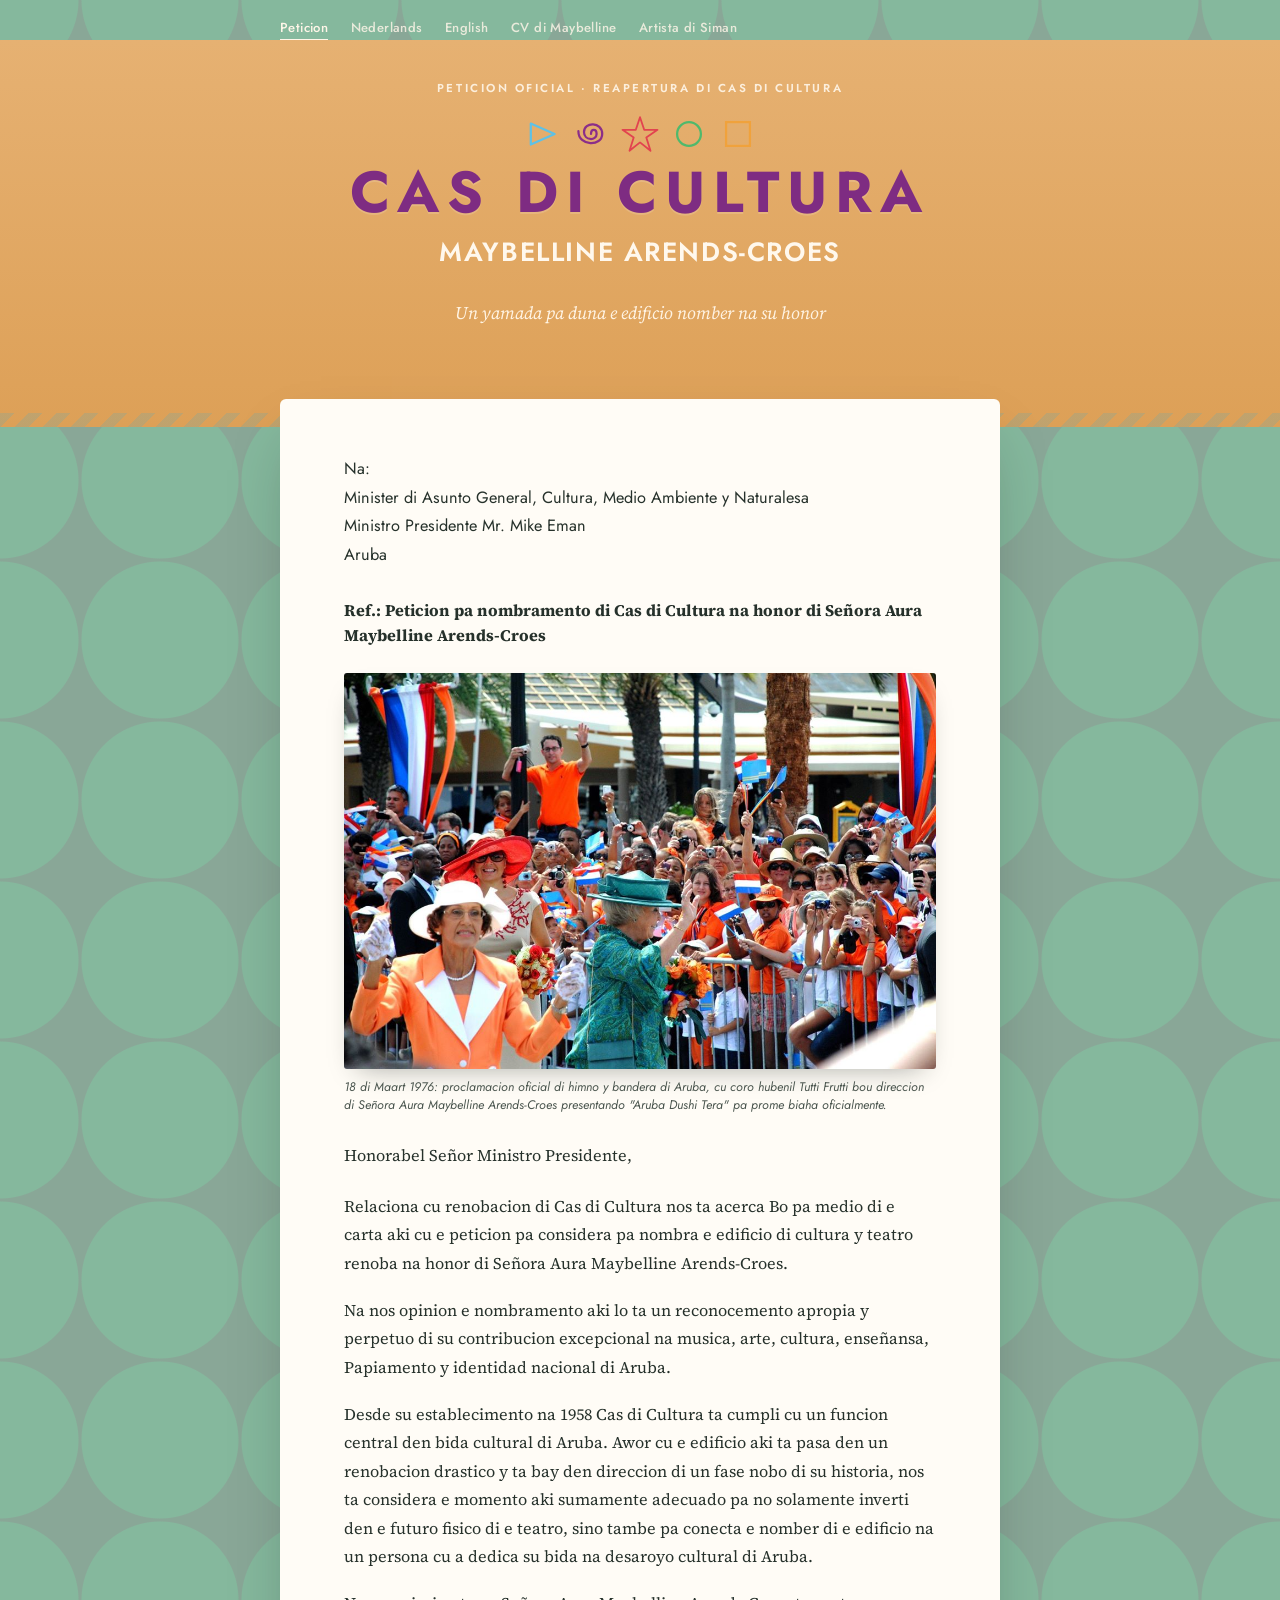
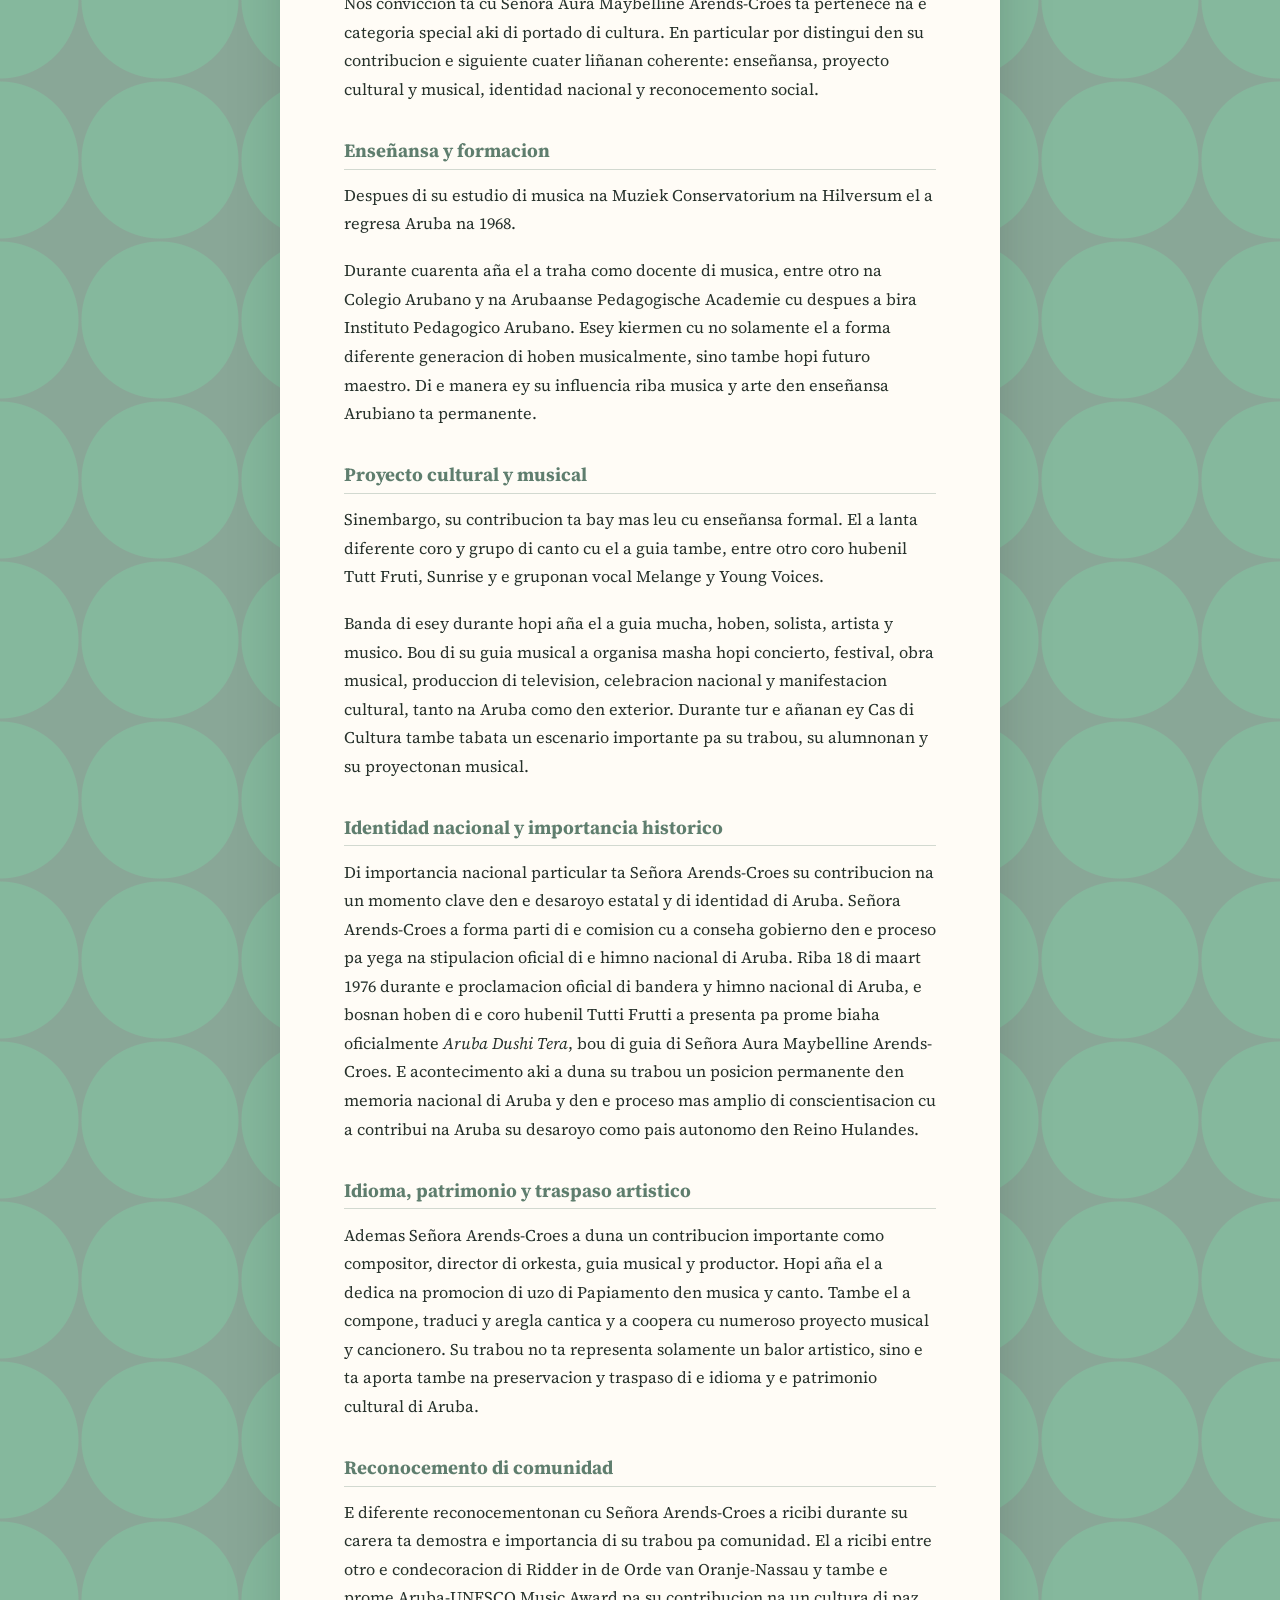
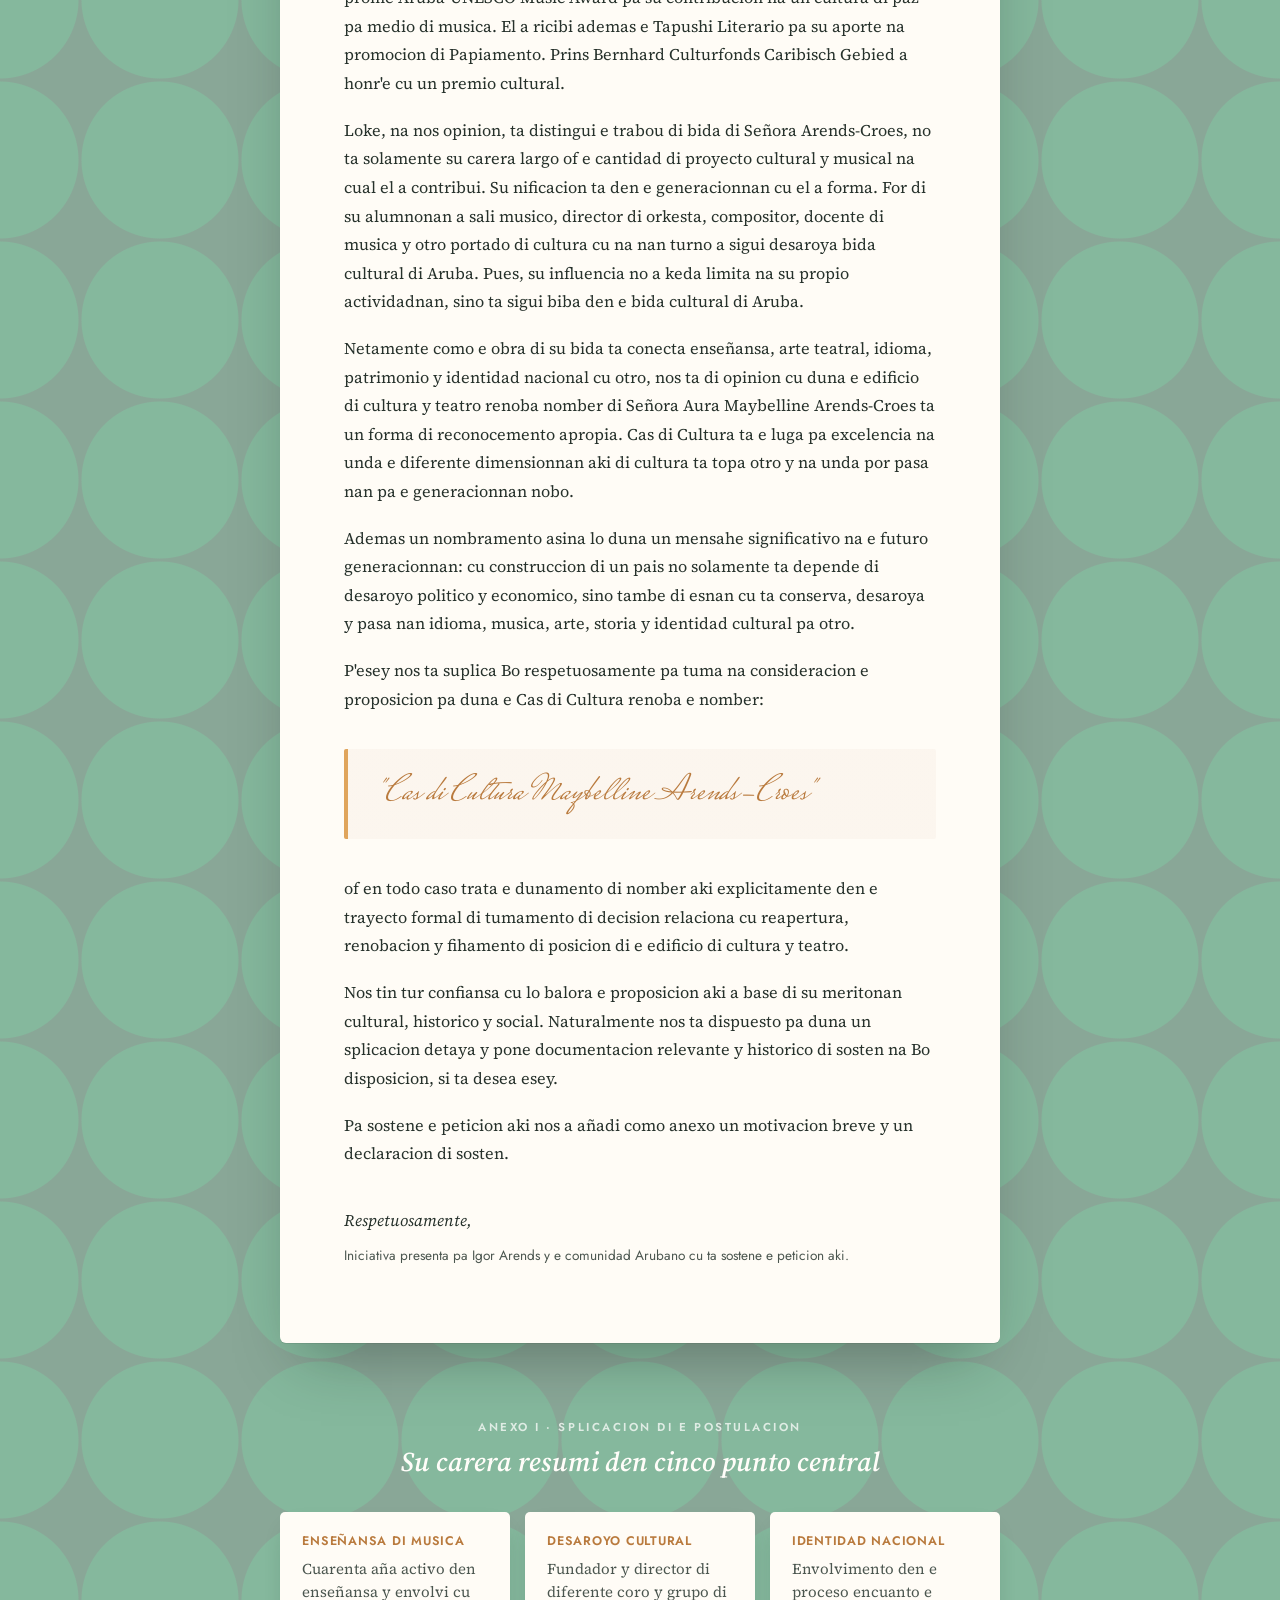
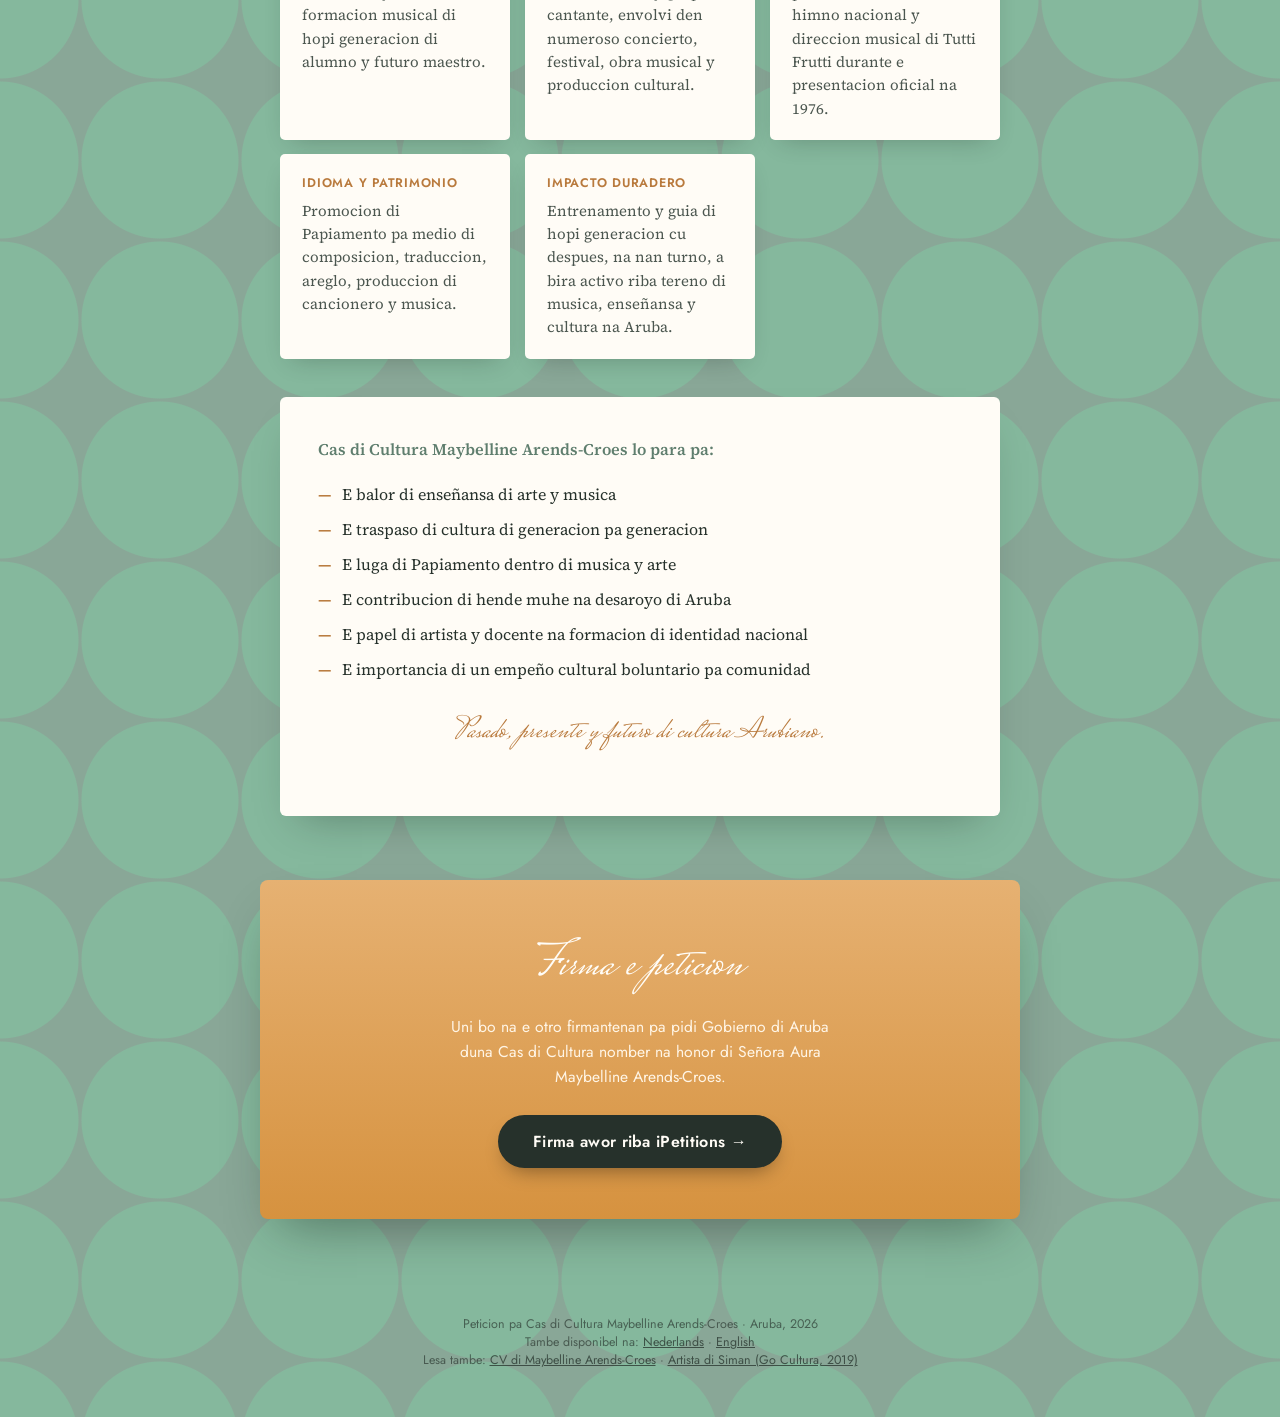
<file: index.html>
<!DOCTYPE html>
<html lang="pap">
<head>
<meta charset="UTF-8">
<meta name="viewport" content="width=device-width, initial-scale=1.0">
<title>Cas di Cultura Maybelline Arends-Croes — Peticion</title>
<meta name="description" content="Peticion pa duna Cas di Cultura, Aruba, nomber na honor di Señora Aura Maybelline Arends-Croes.">
<link rel="preconnect" href="https://fonts.googleapis.com">
<link rel="preconnect" href="https://fonts.gstatic.com" crossorigin>
<link href="https://fonts.googleapis.com/css2?family=Mrs+Saint+Delafield&family=Source+Serif+4:ital,opsz,wght@0,8..60,400;0,8..60,500;0,8..60,600;0,8..60,700;1,8..60,400&family=Jost:wght@300;400;500;600;700&display=swap" rel="stylesheet">
<link rel="stylesheet" href="style.css">
</head>
<body>

<nav class="sitenav">
  <a class="current" href="index.html">Peticion</a>
  <a href="index-nl.html">Nederlands</a>
  <a href="index-en.html">English</a>
  <a href="cv.html">CV di Maybelline</a>
  <a href="artista-di-siman.html">Artista di Siman</a>
</nav>

<header class="hero">
  <div class="eyebrow">Peticion Oficial · Reapertura di Cas di Cultura</div>

  <div class="logo-lockup">
    <div class="logo-icons" aria-hidden="true">
      <svg viewBox="0 0 60 60"><polygon points="14,15 48,30 14,45" fill="none" stroke="#5EC1E6" stroke-width="3.2" stroke-linejoin="round"/></svg>
      <svg viewBox="0 0 60 60"><path d="M30,30 C30,22 38,22 38,30 C38,40 20,40 20,27 C20,12 46,12 46,30 C46,48 12,48 12,26" fill="none" stroke="#8B2E89" stroke-width="3.2" stroke-linecap="round"/></svg>
      <svg viewBox="0 0 60 60"><polygon points="30,6 36,24 55,24 39,35 45,54 30,42 15,54 21,35 5,24 24,24" fill="none" stroke="#E2434F" stroke-width="2.6" stroke-linejoin="round"/></svg>
      <svg viewBox="0 0 60 60"><circle cx="30" cy="30" r="17" fill="none" stroke="#4FB96C" stroke-width="3.2"/></svg>
      <svg viewBox="0 0 60 60"><rect x="13" y="13" width="34" height="34" fill="none" stroke="#F0A23C" stroke-width="3.2"/></svg>
    </div>
    <span class="logo-name">CAS DI CULTURA</span>
  </div>

  <div class="full-name">MAYBELLINE ARENDS-CROES</div>
  <p class="subline">Un yamada pa duna e edificio nomber na su honor</p>
</header>

<main>
  <article class="card">
    <div class="letterhead">
      <p>Na:</p>
      <p>Minister di Asunto General, Cultura, Medio Ambiente y Naturalesa</p>
      <p>Ministro Presidente Mr. Mike Eman</p>
      <p>Aruba</p>
    </div>

    <p class="ref">Ref.: Peticion pa nombramento di Cas di Cultura na honor di Señora Aura Maybelline Arends-Croes</p>

    <figure class="photo">
      <img src="images/artista/inauguracion-himno-bandera-publico.jpg" alt="Multitud durante proclamacion oficial di himno y bandera di Aruba, 18 di Maart 1976">
      <figcaption>18 di Maart 1976: proclamacion oficial di himno y bandera di Aruba, cu coro hubenil Tutti Frutti bou direccion di Señora Aura Maybelline Arends-Croes presentando "Aruba Dushi Tera" pa prome biaha oficialmente.</figcaption>
    </figure>

    <p class="salutation">Honorabel Señor Ministro Presidente,</p>

    <p>Relaciona cu renobacion di Cas di Cultura nos ta acerca Bo pa medio di e carta aki cu e peticion pa considera pa nombra e edificio di cultura y teatro renoba na honor di Señora Aura Maybelline Arends-Croes.</p>

    <p>Na nos opinion e nombramento aki lo ta un reconocemento apropia y perpetuo di su contribucion excepcional na musica, arte, cultura, enseñansa, Papiamento y identidad nacional di Aruba.</p>

    <p>Desde su establecimento na 1958 Cas di Cultura ta cumpli cu un funcion central den bida cultural di Aruba. Awor cu e edificio aki ta pasa den un renobacion drastico y ta bay den direccion di un fase nobo di su historia, nos ta considera e momento aki sumamente adecuado pa no solamente inverti den e futuro fisico di e teatro, sino tambe pa conecta e nomber di e edificio na un persona cu a dedica su bida na desaroyo cultural di Aruba.</p>

    <p>Nos conviccion ta cu Señora Aura Maybelline Arends-Croes ta pertenece na e categoria special aki di portado di cultura. En particular por distingui den su contribucion e siguiente cuater liñanan coherente: enseñansa, proyecto cultural y musical, identidad nacional y reconocemento social.</p>

    <h2 class="section">Enseñansa y formacion</h2>
    <p>Despues di su estudio di musica na Muziek Conservatorium na Hilversum el a regresa Aruba na 1968.</p>
    <p>Durante cuarenta aña el a traha como docente di musica, entre otro na Colegio Arubano y na Arubaanse Pedagogische Academie cu despues a bira Instituto Pedagogico Arubano. Esey kiermen cu no solamente el a forma diferente generacion di hoben musicalmente, sino tambe hopi futuro maestro. Di e manera ey su influencia riba musica y arte den enseñansa Arubiano ta permanente.</p>

    <h2 class="section">Proyecto cultural y musical</h2>
    <p>Sinembargo, su contribucion ta bay mas leu cu enseñansa formal. El a lanta diferente coro y grupo di canto cu el a guia tambe, entre otro coro hubenil Tutt Fruti, Sunrise y e gruponan vocal Melange y Young Voices.</p>
    <p>Banda di esey durante hopi aña el a guia mucha, hoben, solista, artista y musico. Bou di su guia musical a organisa masha hopi concierto, festival, obra musical, produccion di television, celebracion nacional y manifestacion cultural, tanto na Aruba como den exterior. Durante tur e añanan ey Cas di Cultura tambe tabata un escenario importante pa su trabou, su alumnonan y su proyectonan musical.</p>

    <h2 class="section">Identidad nacional y importancia historico</h2>
    <p>Di importancia nacional particular ta Señora Arends-Croes su contribucion na un momento clave den e desaroyo estatal y di identidad di Aruba. Señora Arends-Croes a forma parti di e comision cu a conseha gobierno den e proceso pa yega na stipulacion oficial di e himno nacional di Aruba. Riba 18 di maart 1976 durante e proclamacion oficial di bandera y himno nacional di Aruba, e bosnan hoben di e coro hubenil Tutti Frutti a presenta pa prome biaha oficialmente <em>Aruba Dushi Tera</em>, bou di guia di Señora Aura Maybelline Arends-Croes. E acontecimento aki a duna su trabou un posicion permanente den memoria nacional di Aruba y den e proceso mas amplio di conscientisacion cu a contribui na Aruba su desaroyo como pais autonomo den Reino Hulandes.</p>

    <h2 class="section">Idioma, patrimonio y traspaso artistico</h2>
    <p>Ademas Señora Arends-Croes a duna un contribucion importante como compositor, director di orkesta, guia musical y productor. Hopi aña el a dedica na promocion di uzo di Papiamento den musica y canto. Tambe el a compone, traduci y aregla cantica y a coopera cu numeroso proyecto musical y cancionero. Su trabou no ta representa solamente un balor artistico, sino e ta aporta tambe na preservacion y traspaso di e idioma y e patrimonio cultural di Aruba.</p>

    <h2 class="section">Reconocemento di comunidad</h2>
    <p>E diferente reconocementonan cu Señora Arends-Croes a ricibi durante su carera ta demostra e importancia di su trabou pa comunidad. El a ricibi entre otro e condecoracion di Ridder in de Orde van Oranje-Nassau y tambe e prome Aruba-UNESCO Music Award pa su contribucion na un cultura di paz pa medio di musica. El a ricibi ademas e Tapushi Literario pa su aporte na promocion di Papiamento. Prins Bernhard Culturfonds Caribisch Gebied a honr'e cu un premio cultural.</p>

    <p>Loke, na nos opinion, ta distingui e trabou di bida di Señora Arends-Croes, no ta solamente su carera largo of e cantidad di proyecto cultural y musical na cual el a contribui. Su nificacion ta den e generacionnan cu el a forma. For di su alumnonan a sali musico, director di orkesta, compositor, docente di musica y otro portado di cultura cu na nan turno a sigui desaroya bida cultural di Aruba. Pues, su influencia no a keda limita na su propio actividadnan, sino ta sigui biba den e bida cultural di Aruba.</p>

    <p>Netamente como e obra di su bida ta conecta enseñansa, arte teatral, idioma, patrimonio y identidad nacional cu otro, nos ta di opinion cu duna e edificio di cultura y teatro renoba nomber di Señora Aura Maybelline Arends-Croes ta un forma di reconocemento apropia. Cas di Cultura ta e luga pa excelencia na unda e diferente dimensionnan aki di cultura ta topa otro y na unda por pasa nan pa e generacionnan nobo.</p>

    <p>Ademas un nombramento asina lo duna un mensahe significativo na e futuro generacionnan: cu construccion di un pais no solamente ta depende di desaroyo politico y economico, sino tambe di esnan cu ta conserva, desaroya y pasa nan idioma, musica, arte, storia y identidad cultural pa otro.</p>

    <p>P'esey nos ta suplica Bo respetuosamente pa tuma na consideracion e proposicion pa duna e Cas di Cultura renoba e nomber:</p>

    <div class="pullquote">"Cas di Cultura Maybelline Arends-Croes"</div>

    <p>of en todo caso trata e dunamento di nomber aki explicitamente den e trayecto formal di tumamento di decision relaciona cu reapertura, renobacion y fihamento di posicion di e edificio di cultura y teatro.</p>

    <p>Nos tin tur confiansa cu lo balora e proposicion aki a base di su meritonan cultural, historico y social. Naturalmente nos ta dispuesto pa duna un splicacion detaya y pone documentacion relevante y historico di sosten na Bo disposicion, si ta desea esey.</p>

    <p>Pa sostene e peticion aki nos a añadi como anexo un motivacion breve y un declaracion di sosten.</p>

    <div class="signoff">
      <p class="valediction">Respetuosamente,</p>
      <p class="org-note">Iniciativa presenta pa Igor Arends y e comunidad Arubano cu ta sostene e peticion aki.</p>
    </div>
  </article>
</main>

<section class="annex">
  <div class="annex-intro">
    <div class="eyebrow">Anexo I · Splicacion di e postulacion</div>
    <h3>Su carera resumi den cinco punto central</h3>
  </div>

  <div class="grid">
    <div class="tile">
      <span class="area">Enseñansa di musica</span>
      <p>Cuarenta aña activo den enseñansa y envolvi cu formacion musical di hopi generacion di alumno y futuro maestro.</p>
    </div>
    <div class="tile">
      <span class="area">Desaroyo cultural</span>
      <p>Fundador y director di diferente coro y grupo di cantante, envolvi den numeroso concierto, festival, obra musical y produccion cultural.</p>
    </div>
    <div class="tile">
      <span class="area">Identidad nacional</span>
      <p>Envolvimento den e proceso encuanto e himno nacional y direccion musical di Tutti Frutti durante e presentacion oficial na 1976.</p>
    </div>
    <div class="tile">
      <span class="area">Idioma y patrimonio</span>
      <p>Promocion di Papiamento pa medio di composicion, traduccion, areglo, produccion di cancionero y musica.</p>
    </div>
    <div class="tile">
      <span class="area">Impacto duradero</span>
      <p>Entrenamento y guia di hopi generacion cu despues, na nan turno, a bira activo riba tereno di musica, enseñansa y cultura na Aruba.</p>
    </div>
  </div>

  <div class="stands-for">
    <p class="lead">Cas di Cultura Maybelline Arends-Croes lo para pa:</p>
    <ul>
      <li>E balor di enseñansa di arte y musica</li>
      <li>E traspaso di cultura di generacion pa generacion</li>
      <li>E luga di Papiamento dentro di musica y arte</li>
      <li>E contribucion di hende muhe na desaroyo di Aruba</li>
      <li>E papel di artista y docente na formacion di identidad nacional</li>
      <li>E importancia di un empeño cultural boluntario pa comunidad</li>
    </ul>
    <p class="closing-line">Pasado, presente y futuro di cultura Arubiano.</p>
  </div>
</section>

<section class="cta">
  <div class="cta-box">
    <h3>Firma e peticion</h3>
    <p>Uni bo na e otro firmantenan pa pidi Gobierno di Aruba duna Cas di Cultura nomber na honor di Señora Aura Maybelline Arends-Croes.</p>
    <a class="btn" href="https://www.ipetitions.com/p/cas-di-cultura-maybelline-arends-croes/" target="_blank" rel="noopener">Firma awor riba iPetitions →</a>
  </div>
</section>

<footer>
  Peticion pa Cas di Cultura Maybelline Arends-Croes · Aruba, 2026<br>
  Tambe disponibel na: <a href="index-nl.html">Nederlands</a> · <a href="index-en.html">English</a><br>
  Lesa tambe: <a href="cv.html">CV di Maybelline Arends-Croes</a> · <a href="artista-di-siman.html">Artista di Siman (Go Cultura, 2019)</a>
</footer>

</body>
</html>
</file>
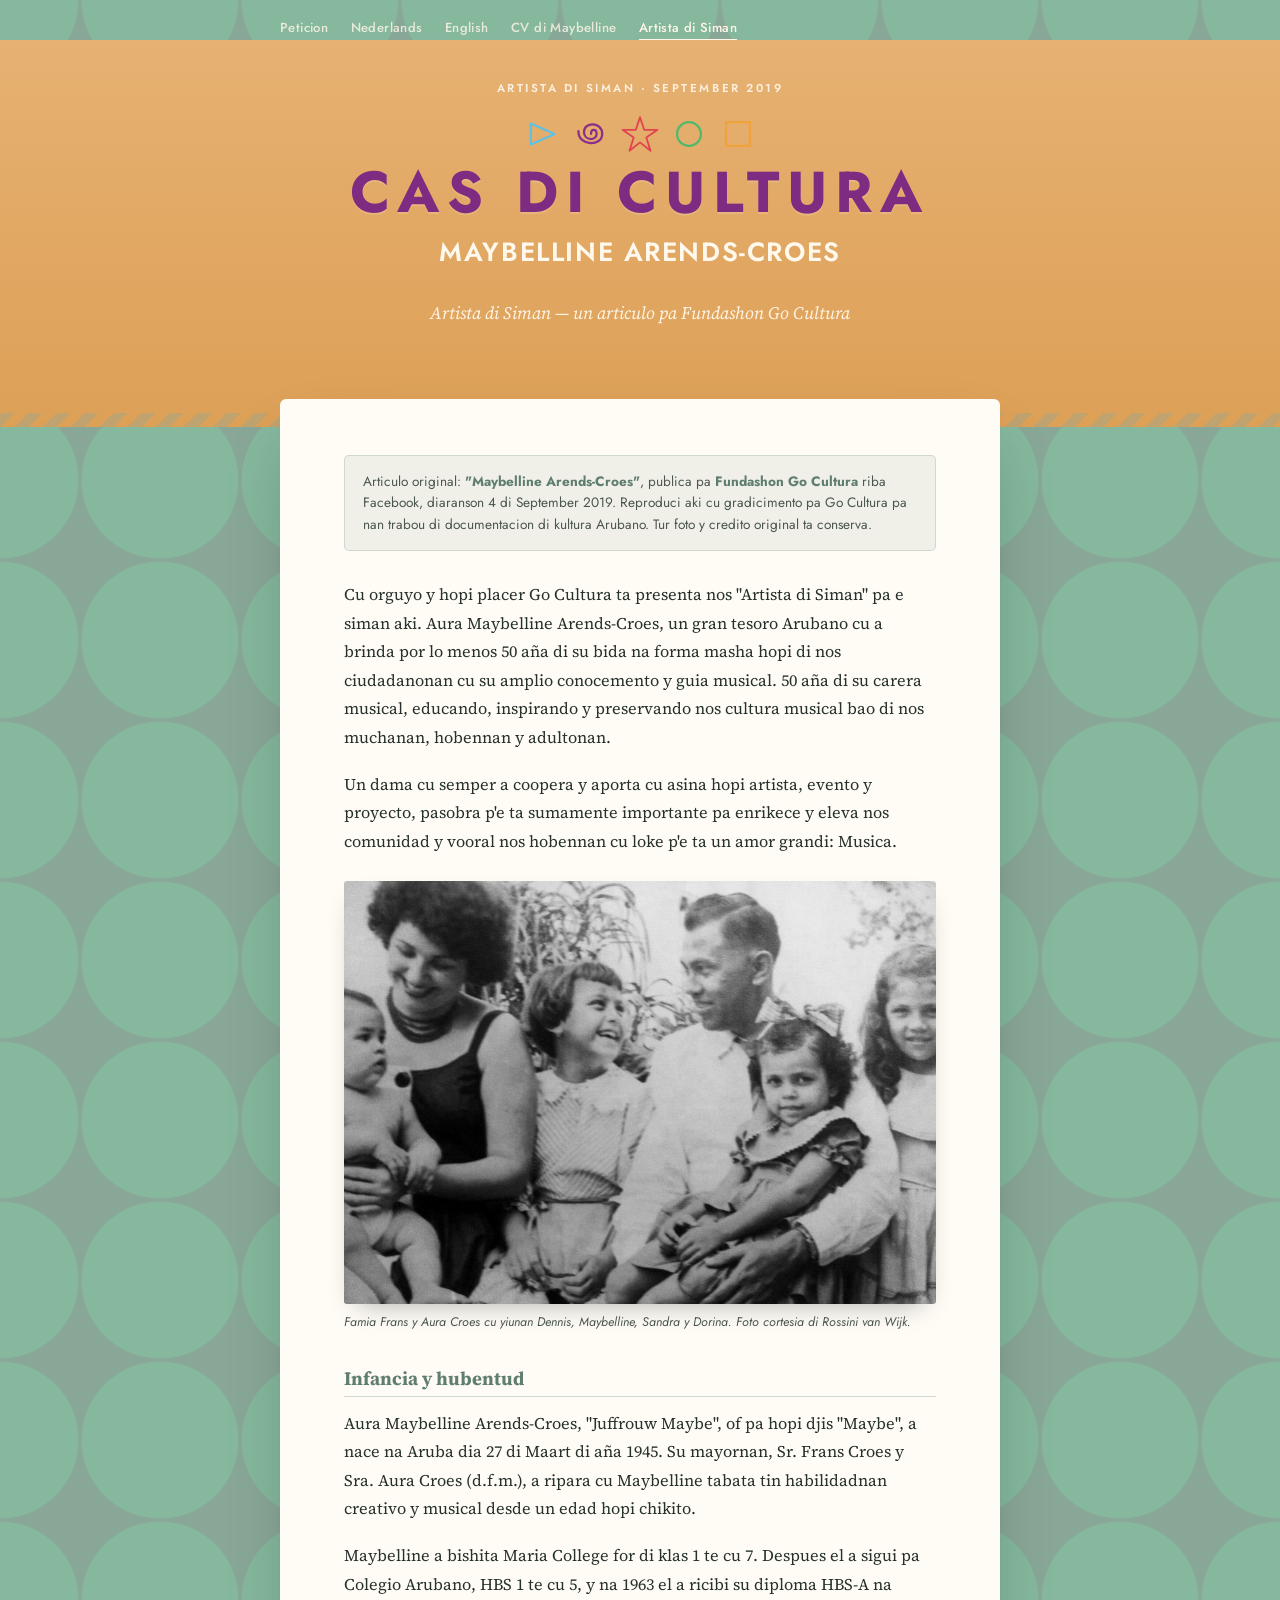
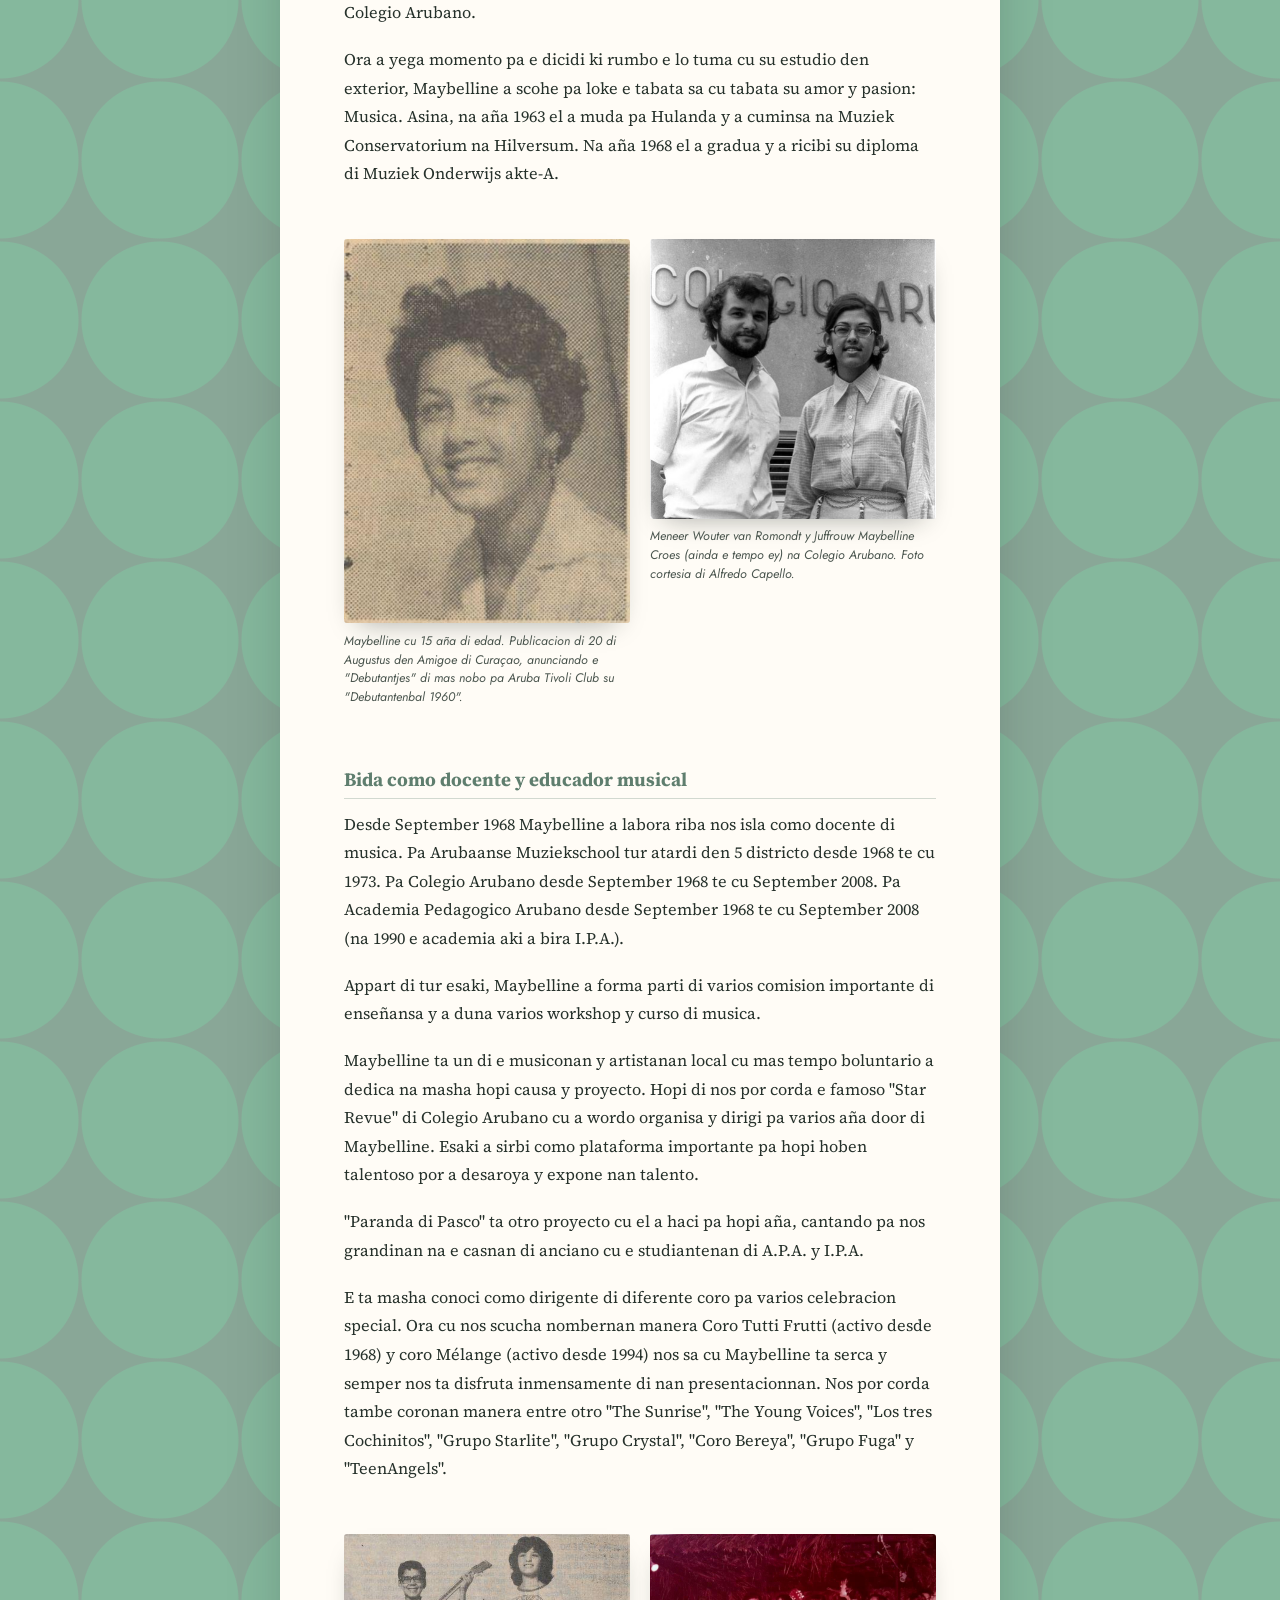
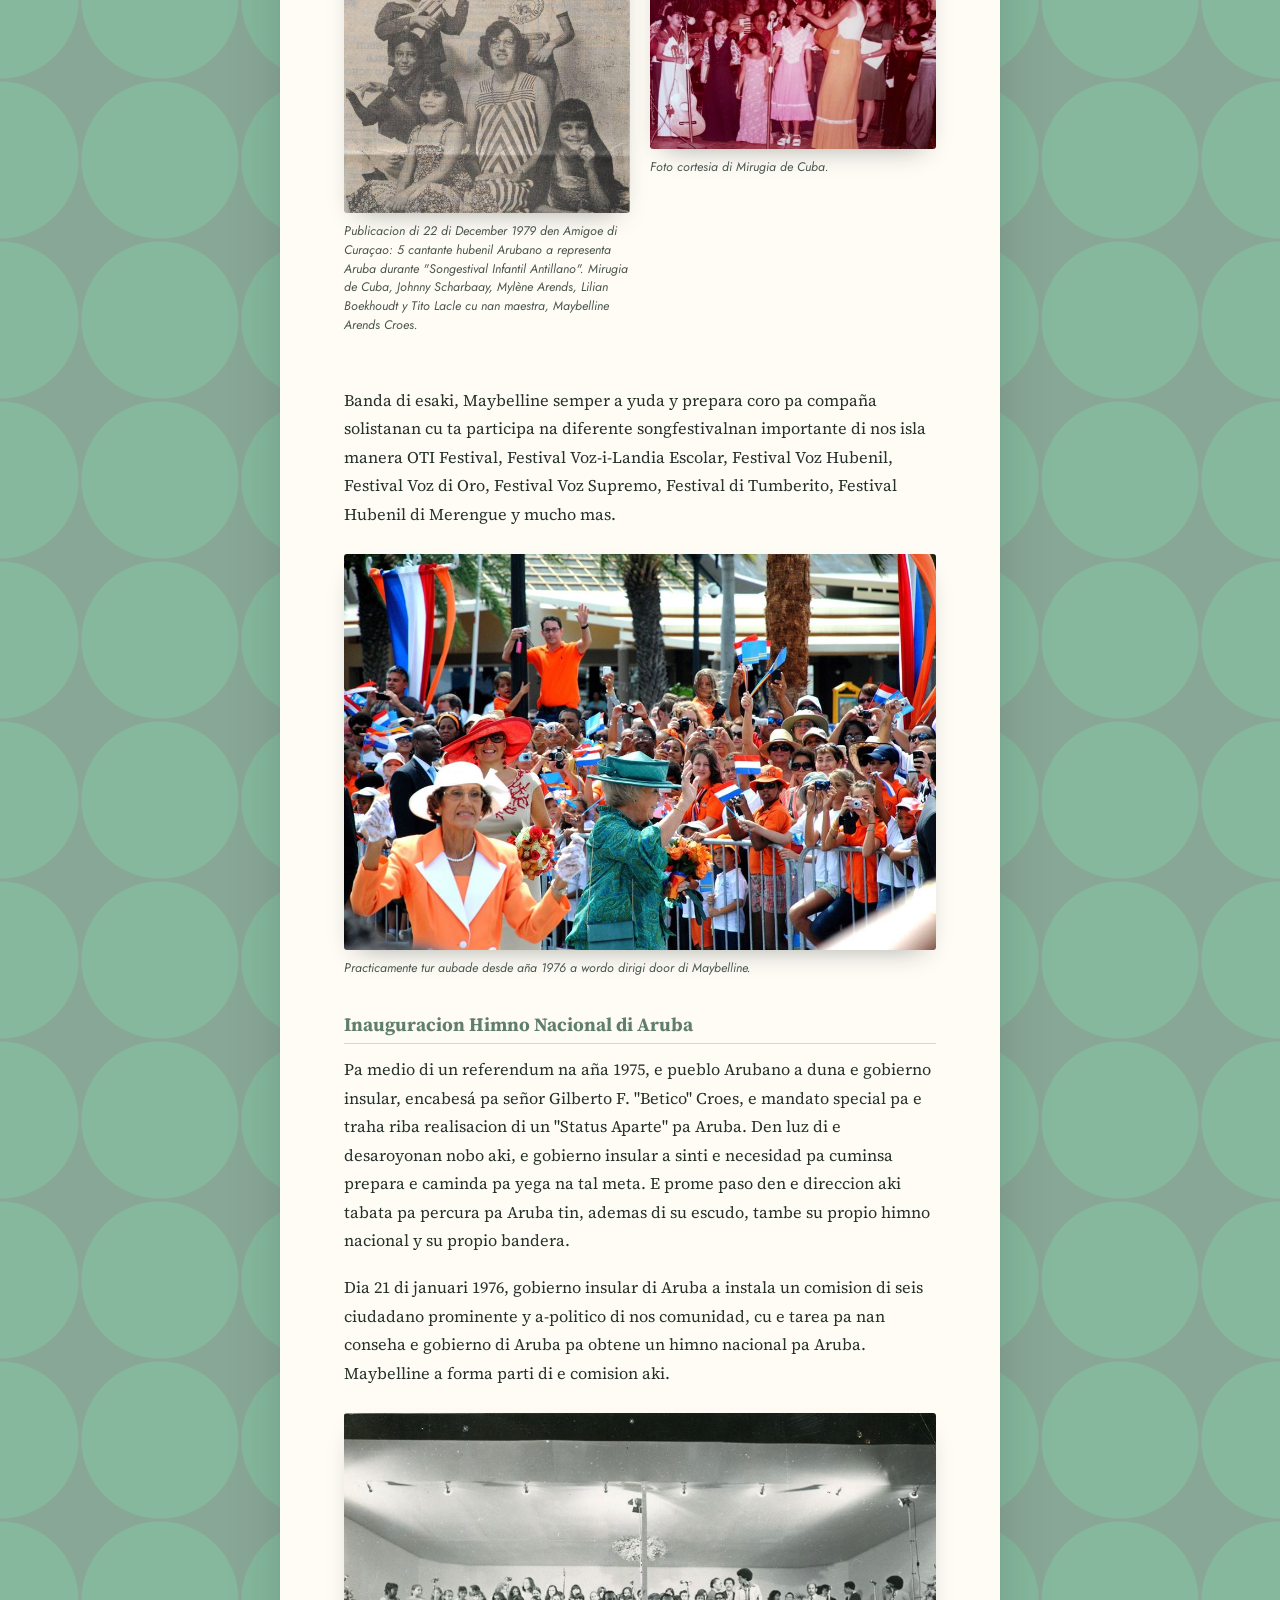
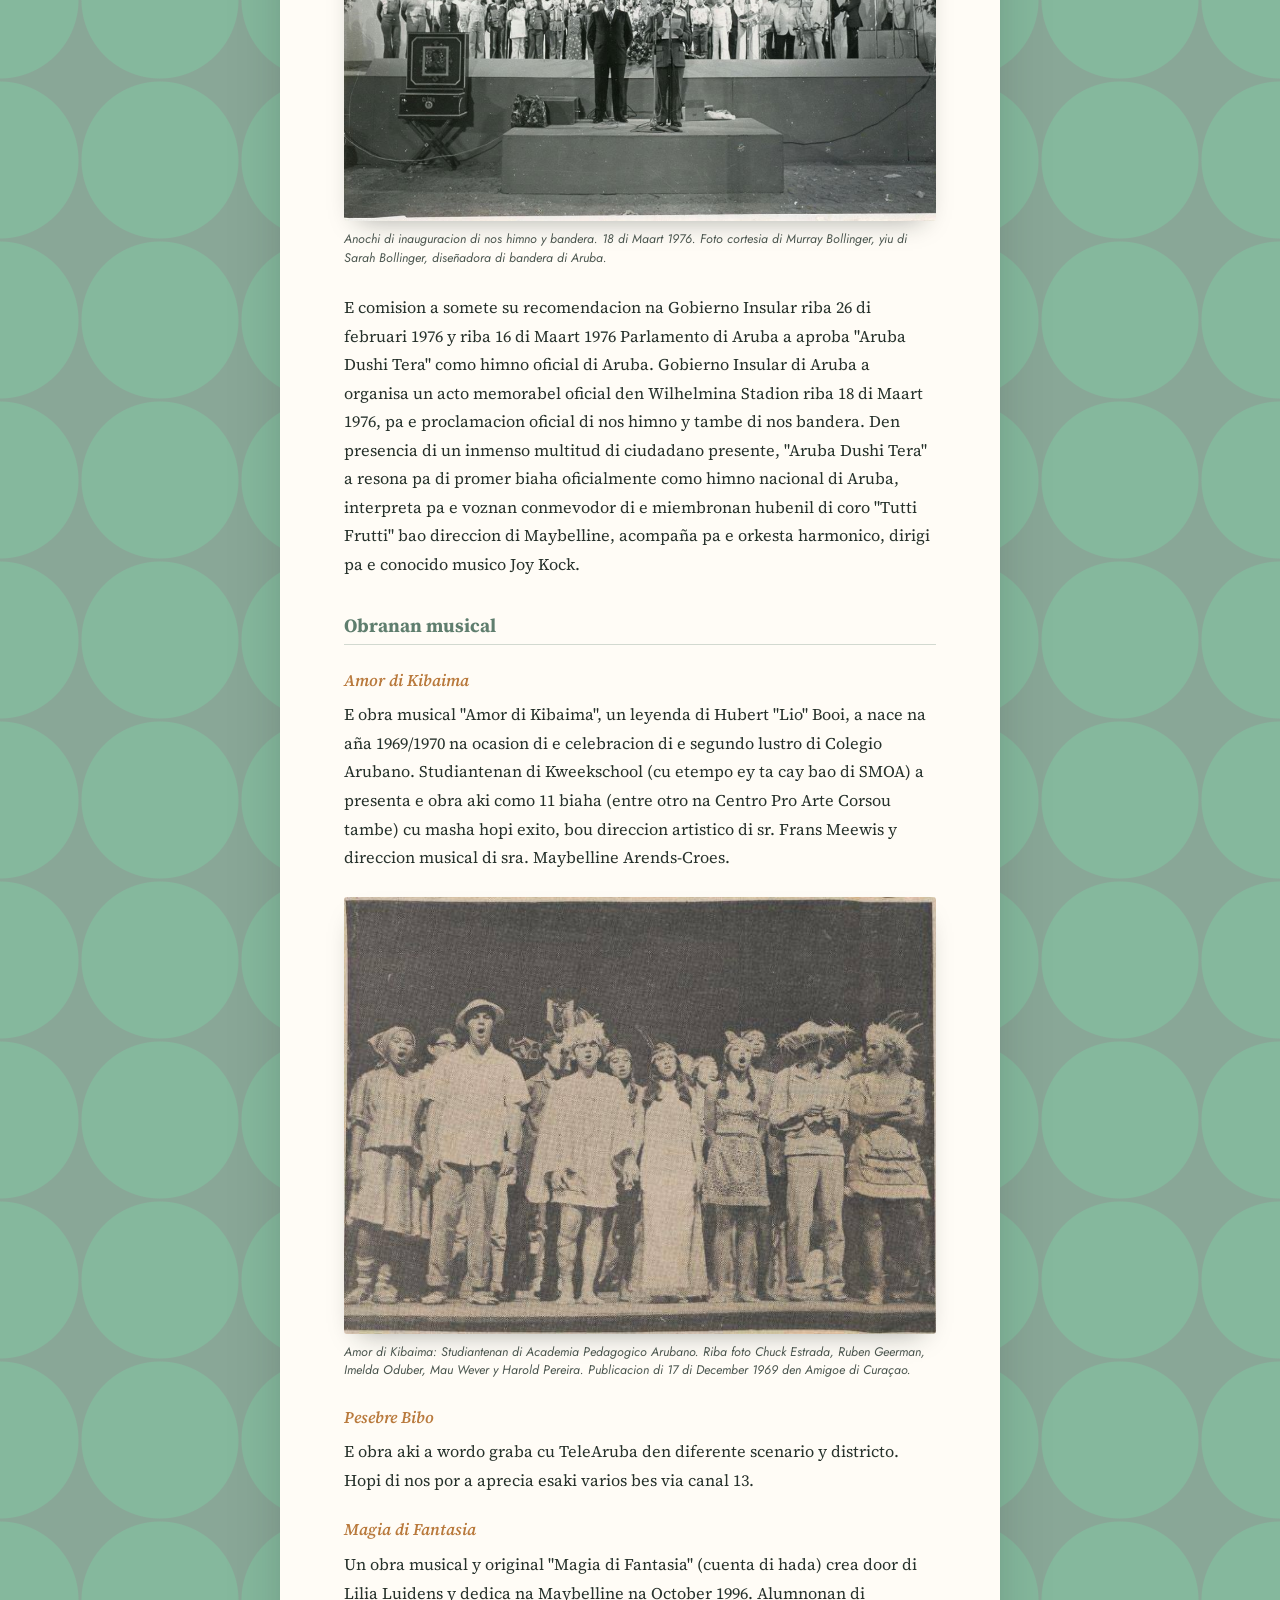
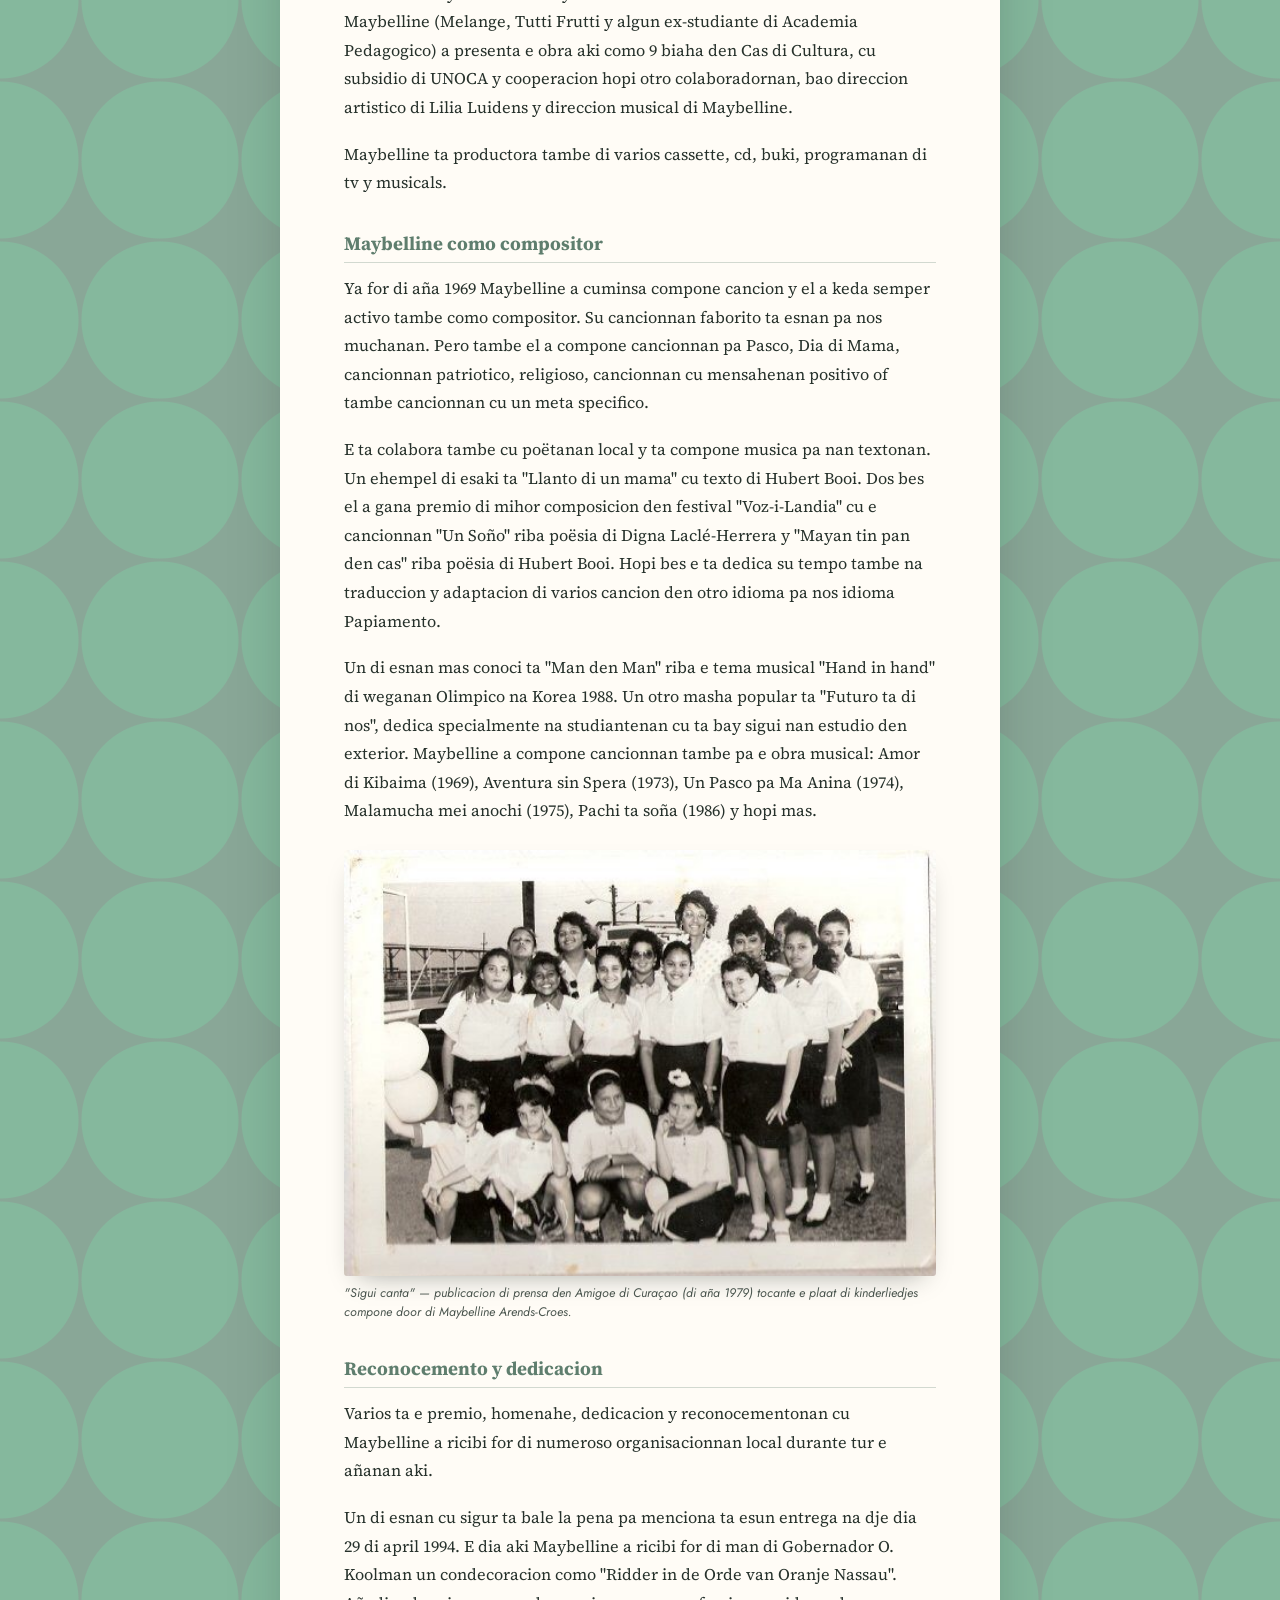
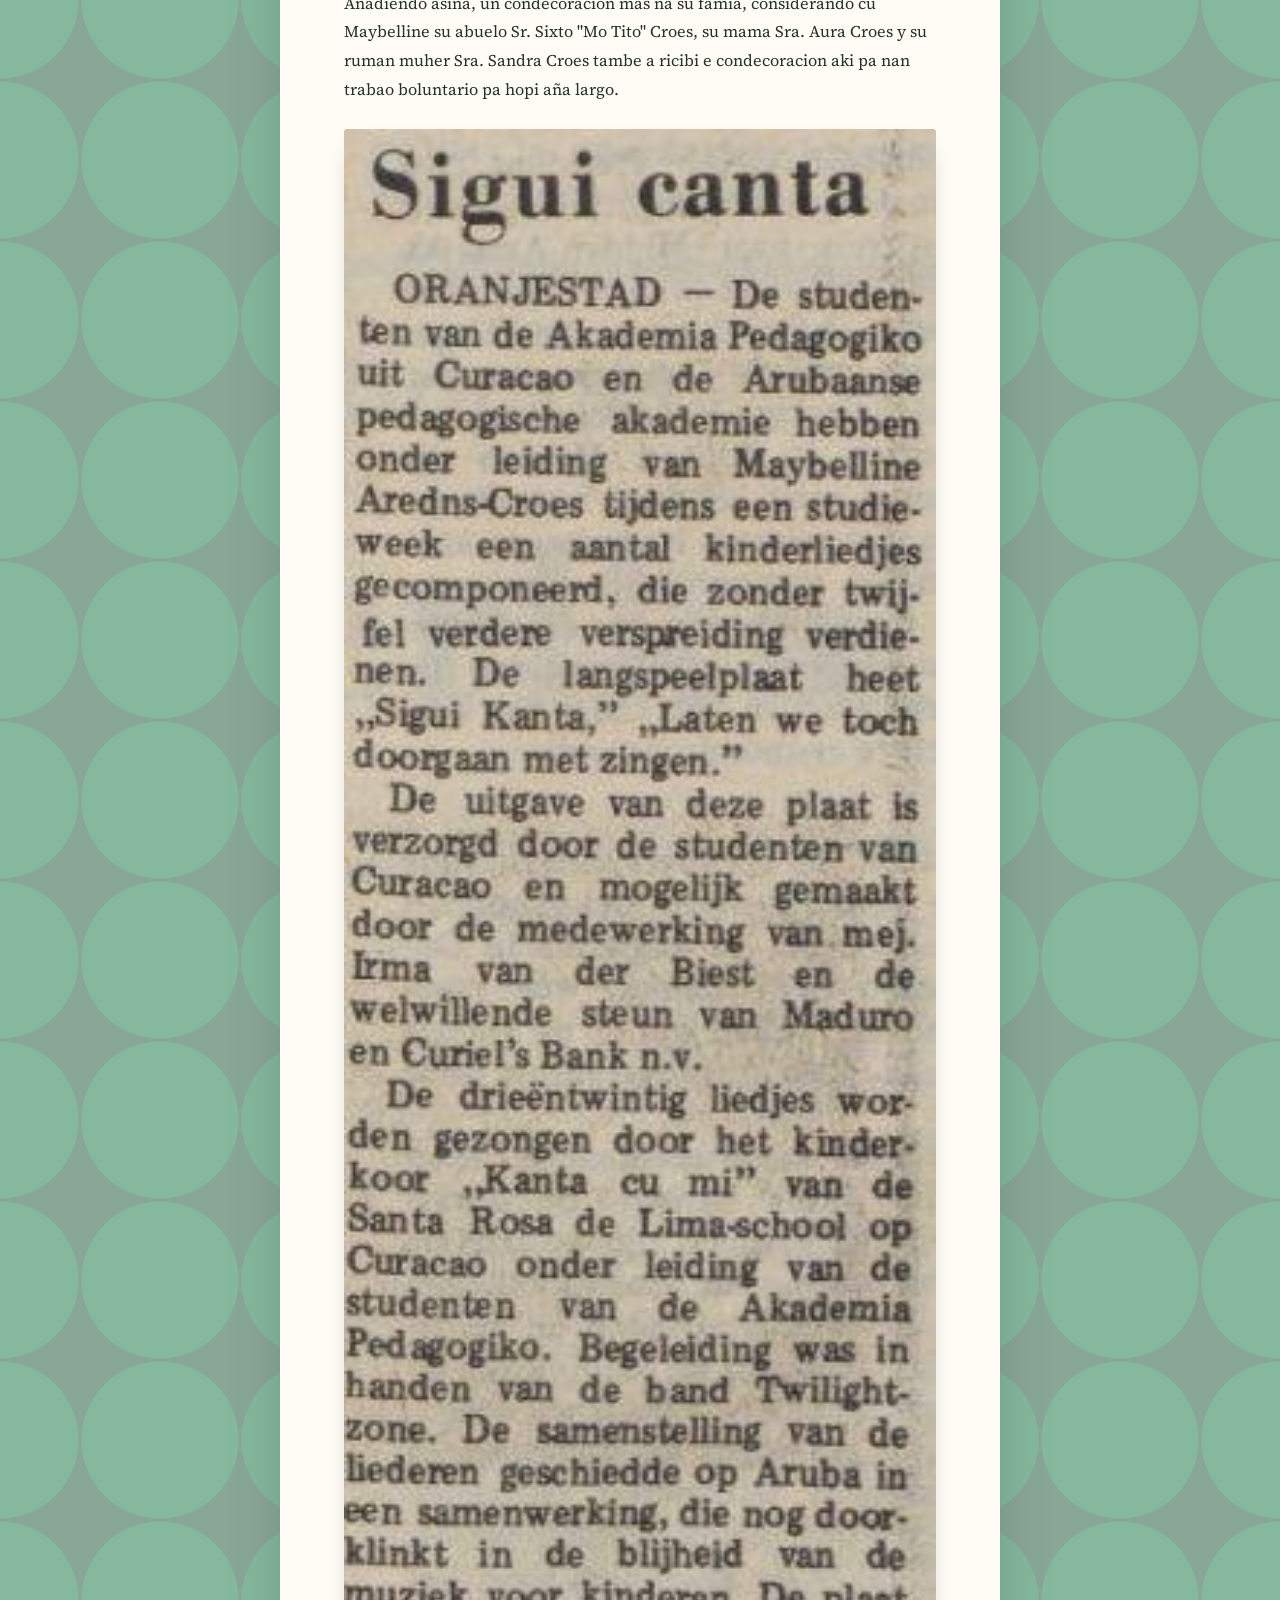
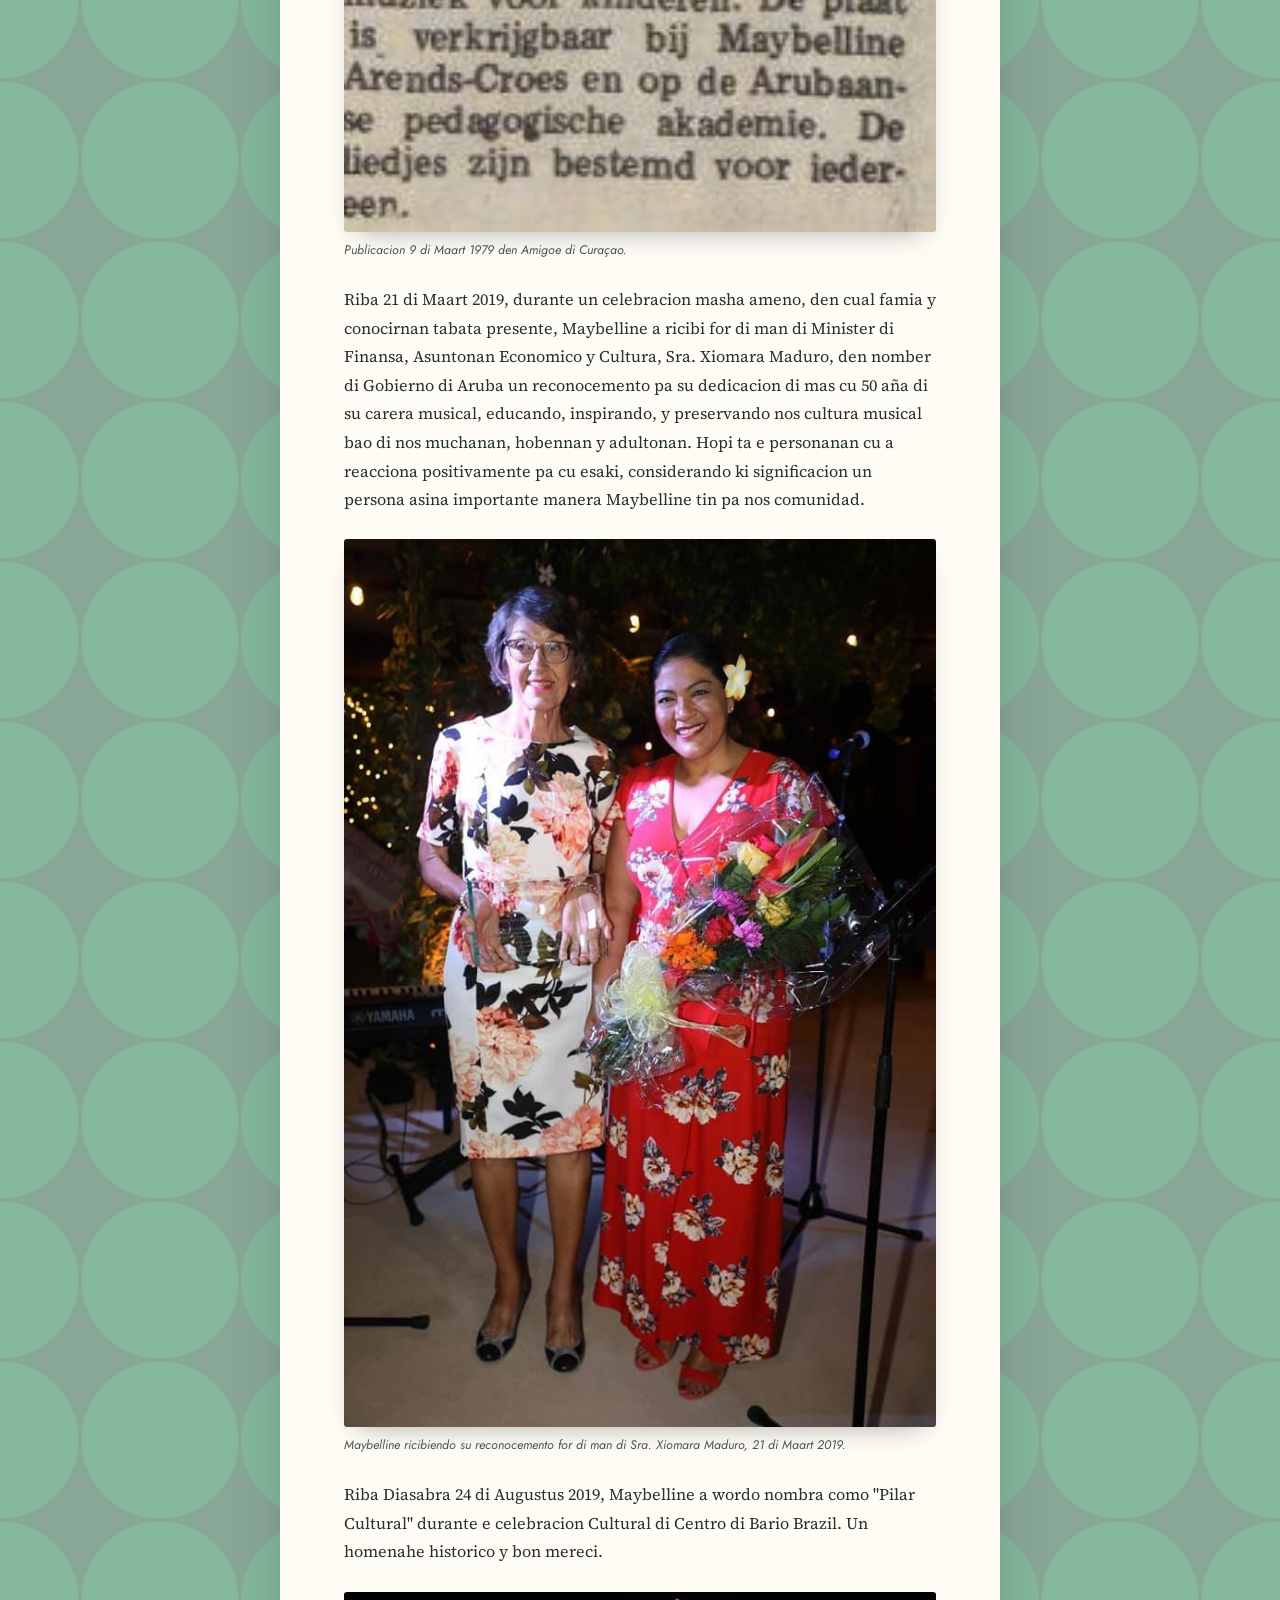
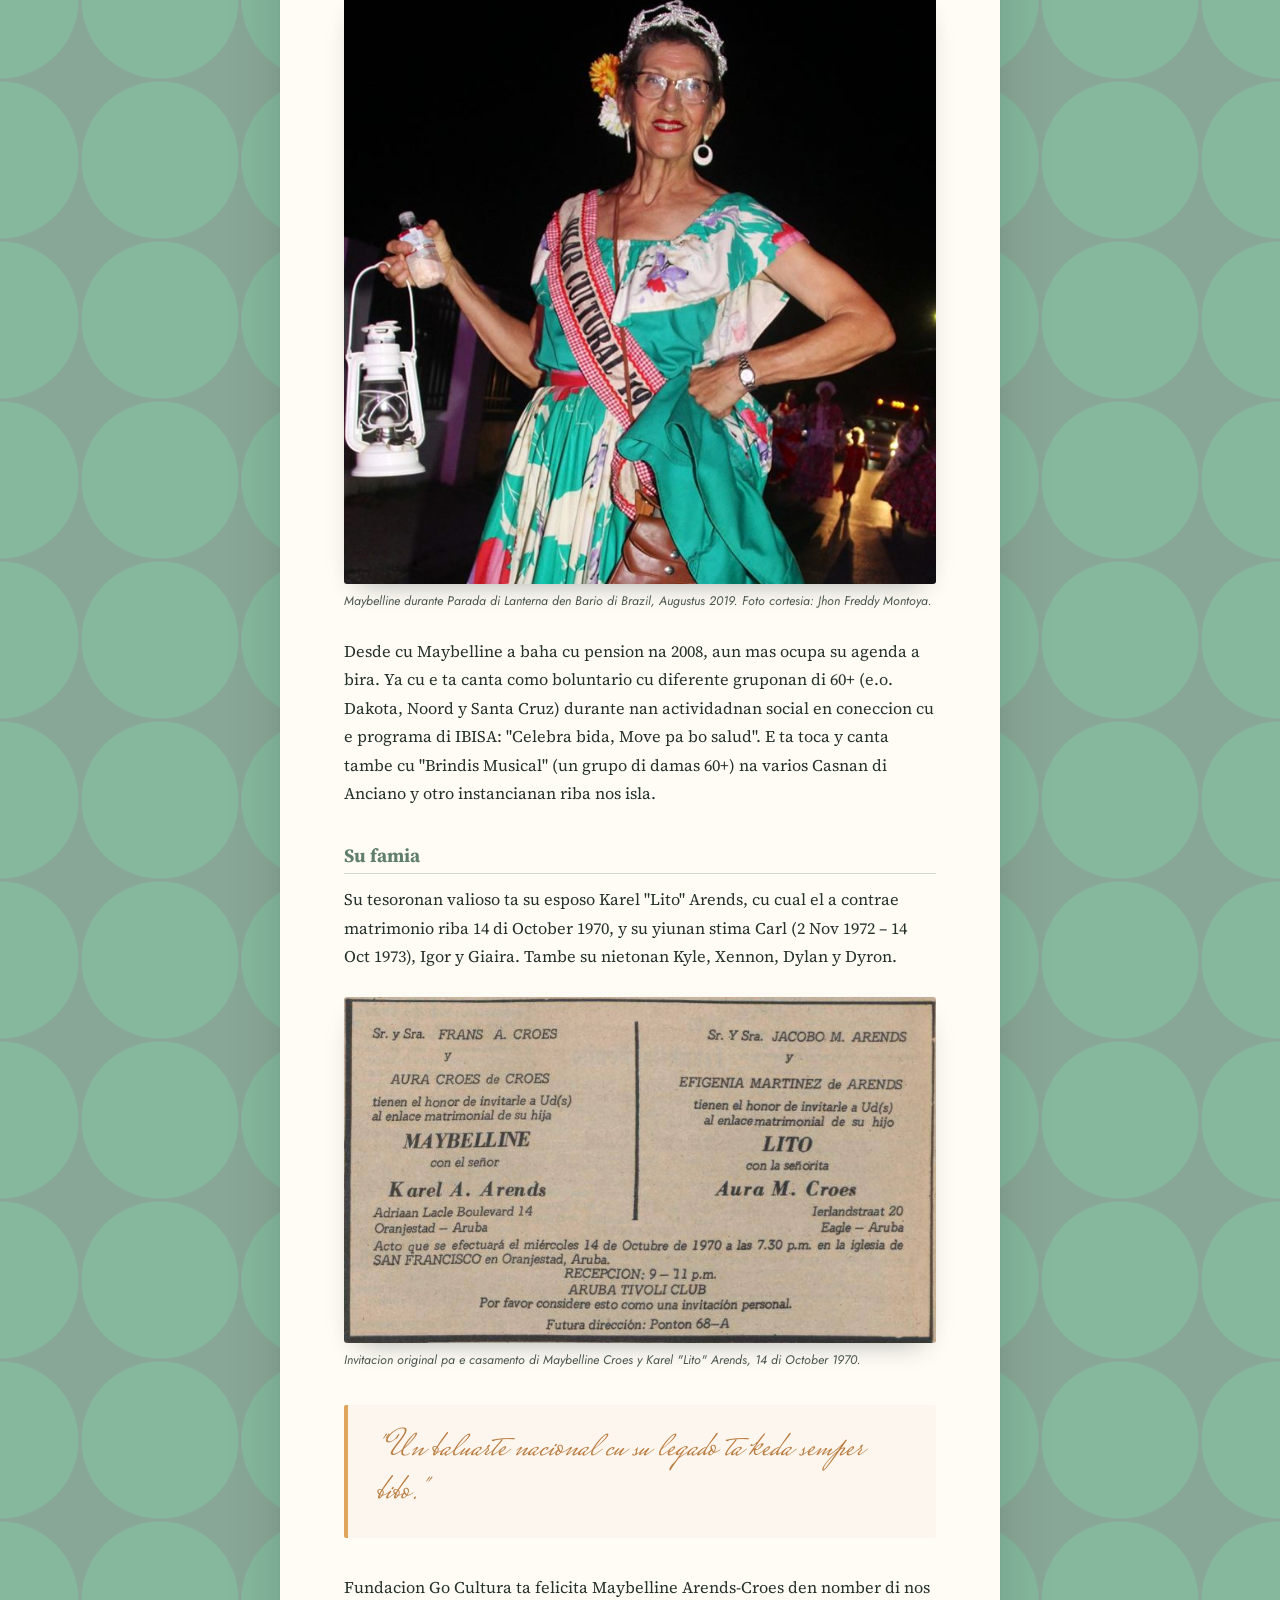
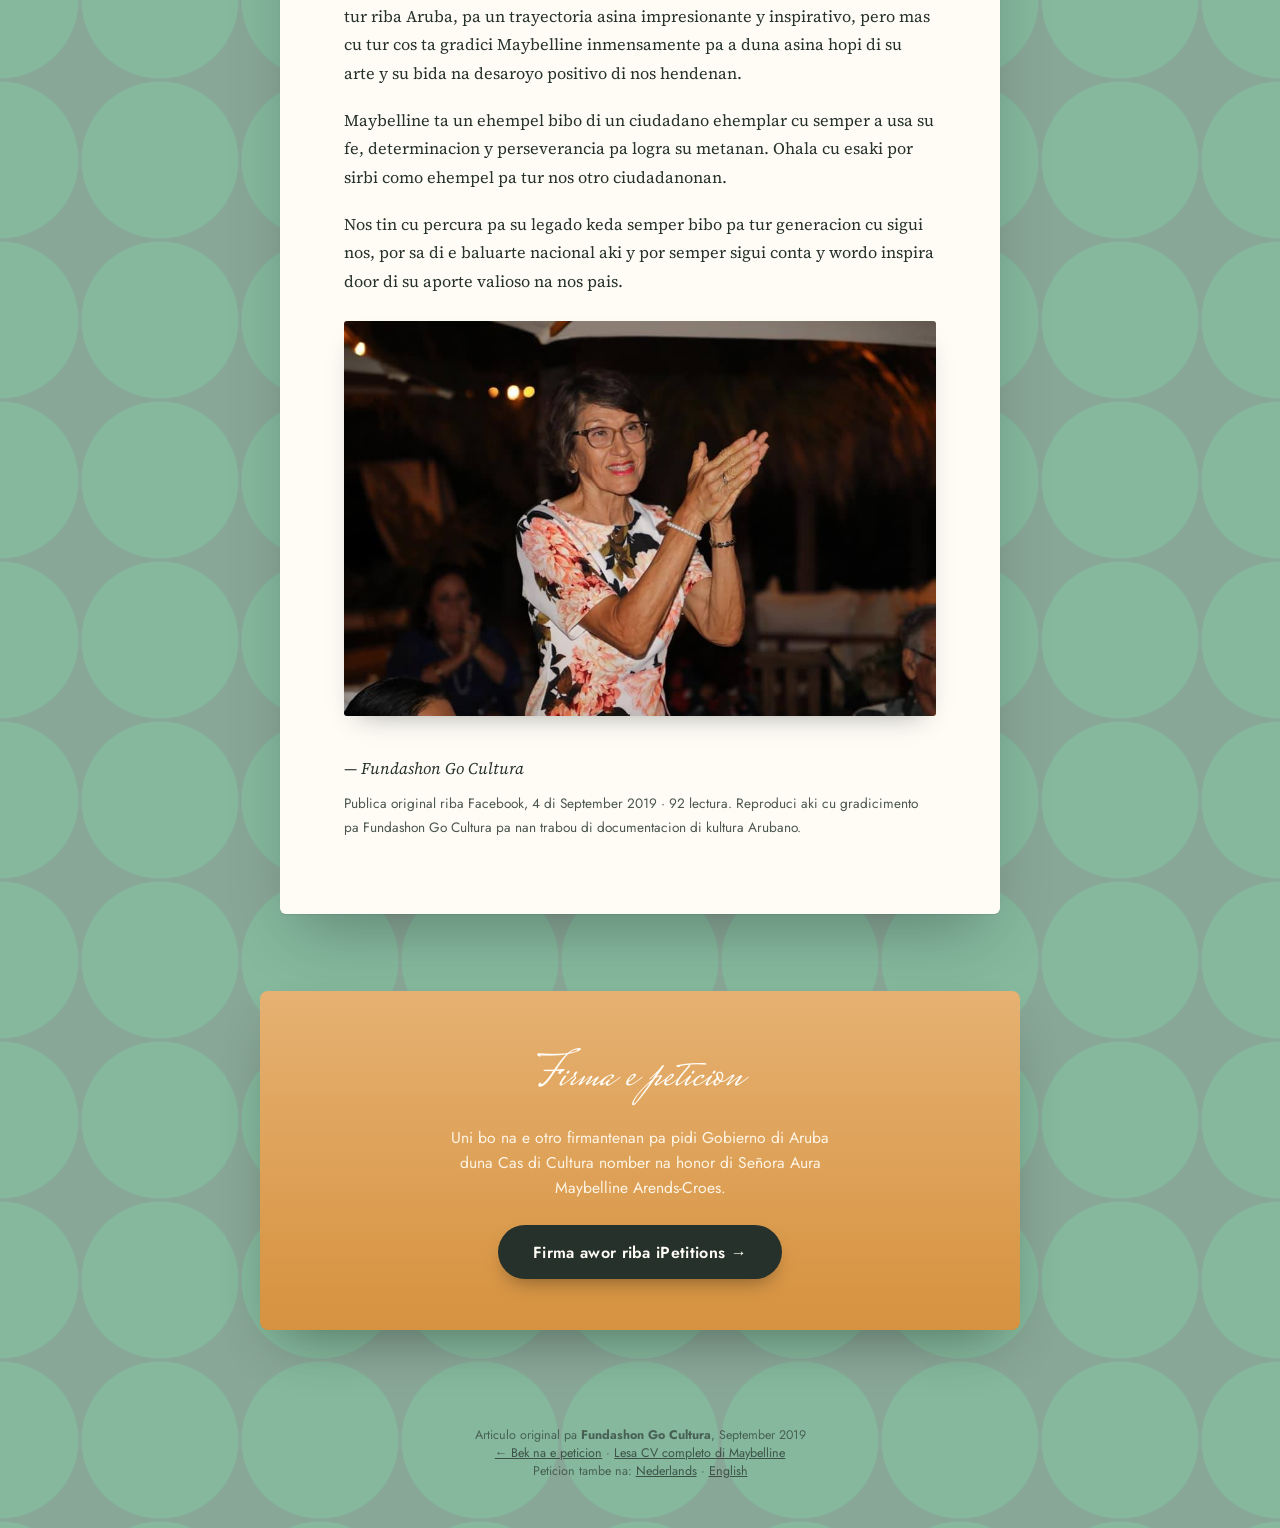
<file: artista-di-siman.html>
<!DOCTYPE html>
<html lang="pap">
<head>
<meta charset="UTF-8">
<meta name="viewport" content="width=device-width, initial-scale=1.0">
<title>Artista di Siman: Maybelline Arends-Croes — Fundashon Go Cultura</title>
<meta name="description" content="Artista di Siman: Aura Maybelline Arends-Croes. Articulo original publica pa Fundashon Go Cultura, September 2019.">
<link rel="preconnect" href="https://fonts.googleapis.com">
<link rel="preconnect" href="https://fonts.gstatic.com" crossorigin>
<link href="https://fonts.googleapis.com/css2?family=Mrs+Saint+Delafield&family=Source+Serif+4:ital,opsz,wght@0,8..60,400;0,8..60,500;0,8..60,600;0,8..60,700;1,8..60,400&family=Jost:wght@300;400;500;600;700&display=swap" rel="stylesheet">
<link rel="stylesheet" href="style.css">
</head>
<body>

<nav class="sitenav">
  <a href="index.html">Peticion</a>
  <a href="index-nl.html">Nederlands</a>
  <a href="index-en.html">English</a>
  <a href="cv.html">CV di Maybelline</a>
  <a class="current" href="artista-di-siman.html">Artista di Siman</a>
</nav>

<header class="hero">
  <div class="eyebrow">Artista di Siman · September 2019</div>

  <div class="logo-lockup">
    <div class="logo-icons" aria-hidden="true">
      <svg viewBox="0 0 60 60"><polygon points="14,15 48,30 14,45" fill="none" stroke="#5EC1E6" stroke-width="3.2" stroke-linejoin="round"/></svg>
      <svg viewBox="0 0 60 60"><path d="M30,30 C30,22 38,22 38,30 C38,40 20,40 20,27 C20,12 46,12 46,30 C46,48 12,48 12,26" fill="none" stroke="#8B2E89" stroke-width="3.2" stroke-linecap="round"/></svg>
      <svg viewBox="0 0 60 60"><polygon points="30,6 36,24 55,24 39,35 45,54 30,42 15,54 21,35 5,24 24,24" fill="none" stroke="#E2434F" stroke-width="2.6" stroke-linejoin="round"/></svg>
      <svg viewBox="0 0 60 60"><circle cx="30" cy="30" r="17" fill="none" stroke="#4FB96C" stroke-width="3.2"/></svg>
      <svg viewBox="0 0 60 60"><rect x="13" y="13" width="34" height="34" fill="none" stroke="#F0A23C" stroke-width="3.2"/></svg>
    </div>
    <span class="logo-name">CAS DI CULTURA</span>
  </div>

  <div class="full-name">MAYBELLINE ARENDS-CROES</div>
  <p class="subline">Artista di Siman — un articulo pa Fundashon Go Cultura</p>
</header>

<main>
  <article class="card">

    <div class="credit-banner">
      Articulo original: <strong>"Maybelline Arends-Croes"</strong>, publica pa <strong>Fundashon Go Cultura</strong> riba Facebook, diaranson 4 di September 2019. Reproduci aki cu gradicimento pa Go Cultura pa nan trabou di documentacion di kultura Arubano. Tur foto y credito original ta conserva.
    </div>

    <p>Cu orguyo y hopi placer Go Cultura ta presenta nos "Artista di Siman" pa e siman aki. Aura Maybelline Arends-Croes, un gran tesoro Arubano cu a brinda por lo menos 50 aña di su bida na forma masha hopi di nos ciudadanonan cu su amplio conocemento y guia musical. 50 aña di su carera musical, educando, inspirando y preservando nos cultura musical bao di nos muchanan, hobennan y adultonan.</p>

    <p>Un dama cu semper a coopera y aporta cu asina hopi artista, evento y proyecto, pasobra p'e ta sumamente importante pa enrikece y eleva nos comunidad y vooral nos hobennan cu loke p'e ta un amor grandi: Musica.</p>

    <figure class="photo">
      <img src="images/artista/familia-croes.png" alt="Famia Frans y Aura Croes cu yiunan Dennis, Maybelline, Sandra y Dorina">
      <figcaption>Famia Frans y Aura Croes cu yiunan Dennis, Maybelline, Sandra y Dorina. Foto cortesia di Rossini van Wijk.</figcaption>
    </figure>

    <h2 class="section">Infancia y hubentud</h2>
    <p>Aura Maybelline Arends-Croes, "Juffrouw Maybe", of pa hopi djis "Maybe", a nace na Aruba dia 27 di Maart di aña 1945. Su mayornan, Sr. Frans Croes y Sra. Aura Croes (d.f.m.), a ripara cu Maybelline tabata tin habilidadnan creativo y musical desde un edad hopi chikito.</p>
    <p>Maybelline a bishita Maria College for di klas 1 te cu 7. Despues el a sigui pa Colegio Arubano, HBS 1 te cu 5, y na 1963 el a ricibi su diploma HBS-A na Colegio Arubano.</p>
    <p>Ora a yega momento pa e dicidi ki rumbo e lo tuma cu su estudio den exterior, Maybelline a scohe pa loke e tabata sa cu tabata su amor y pasion: Musica. Asina, na aña 1963 el a muda pa Hulanda y a cuminsa na Muziek Conservatorium na Hilversum. Na aña 1968 el a gradua y a ricibi su diploma di Muziek Onderwijs akte-A.</p>

    <div class="photo-row">
      <figure class="photo">
        <img src="images/artista/debutante-1960.jpg" alt="Maybelline cu 15 aña di edad, publicacion di 1960">
        <figcaption>Maybelline cu 15 aña di edad. Publicacion di 20 di Augustus den Amigoe di Curaçao, anunciando e "Debutantjes" di mas nobo pa Aruba Tivoli Club su "Debutantenbal 1960".</figcaption>
      </figure>
      <figure class="photo">
        <img src="images/artista/wouter-van-romondt.png" alt="Wouter van Romondt y Maybelline Croes na Colegio Arubano">
        <figcaption>Meneer Wouter van Romondt y Juffrouw Maybelline Croes (ainda e tempo ey) na Colegio Arubano. Foto cortesia di Alfredo Capello.</figcaption>
      </figure>
    </div>

    <h2 class="section">Bida como docente y educador musical</h2>
    <p>Desde September 1968 Maybelline a labora riba nos isla como docente di musica. Pa Arubaanse Muziekschool tur atardi den 5 districto desde 1968 te cu 1973. Pa Colegio Arubano desde September 1968 te cu September 2008. Pa Academia Pedagogico Arubano desde September 1968 te cu September 2008 (na 1990 e academia aki a bira I.P.A.).</p>
    <p>Appart di tur esaki, Maybelline a forma parti di varios comision importante di enseñansa y a duna varios workshop y curso di musica.</p>
    <p>Maybelline ta un di e musiconan y artistanan local cu mas tempo boluntario a dedica na masha hopi causa y proyecto. Hopi di nos por corda e famoso "Star Revue" di Colegio Arubano cu a wordo organisa y dirigi pa varios aña door di Maybelline. Esaki a sirbi como plataforma importante pa hopi hoben talentoso por a desaroya y expone nan talento.</p>
    <p>"Paranda di Pasco" ta otro proyecto cu el a haci pa hopi aña, cantando pa nos grandinan na e casnan di anciano cu e studiantenan di A.P.A. y I.P.A.</p>

    <p>E ta masha conoci como dirigente di diferente coro pa varios celebracion special. Ora cu nos scucha nombernan manera Coro Tutti Frutti (activo desde 1968) y coro Mélange (activo desde 1994) nos sa cu Maybelline ta serca y semper nos ta disfruta inmensamente di nan presentacionnan. Nos por corda tambe coronan manera entre otro "The Sunrise", "The Young Voices", "Los tres Cochinitos", "Grupo Starlite", "Grupo Crystal", "Coro Bereya", "Grupo Fuga" y "TeenAngels".</p>

    <div class="photo-row">
      <figure class="photo">
        <img src="images/artista/songfestival-1979.jpg" alt="Cinco cantante hubenil Arubano, Songestival Infantil Antillano 1979">
        <figcaption>Publicacion di 22 di December 1979 den Amigoe di Curaçao: 5 cantante hubenil Arubano a representa Aruba durante "Songestival Infantil Antillano". Mirugia de Cuba, Johnny Scharbaay, Mylène Arends, Lilian Boekhoudt y Tito Lacle cu nan maestra, Maybelline Arends Croes.</figcaption>
      </figure>
      <figure class="photo">
        <img src="images/artista/mirugia-de-cuba.jpg" alt="Maybelline dirigiendo un grupo di canto riba scenario">
        <figcaption>Foto cortesia di Mirugia de Cuba.</figcaption>
      </figure>
    </div>

    <p>Banda di esaki, Maybelline semper a yuda y prepara coro pa compaña solistanan cu ta participa na diferente songfestivalnan importante di nos isla manera OTI Festival, Festival Voz-i-Landia Escolar, Festival Voz Hubenil, Festival Voz di Oro, Festival Voz Supremo, Festival di Tumberito, Festival Hubenil di Merengue y mucho mas.</p>

    <figure class="photo">
      <img src="images/artista/inauguracion-himno-bandera-publico.jpg" alt="Multitud durante bishita real cu bandera y flag di Aruba">
      <figcaption>Practicamente tur aubade desde aña 1976 a wordo dirigi door di Maybelline.</figcaption>
    </figure>

    <h2 class="section">Inauguracion Himno Nacional di Aruba</h2>
    <p>Pa medio di un referendum na aña 1975, e pueblo Arubano a duna e gobierno insular, encabesá pa señor Gilberto F. "Betico" Croes, e mandato special pa e traha riba realisacion di un "Status Aparte" pa Aruba. Den luz di e desaroyonan nobo aki, e gobierno insular a sinti e necesidad pa cuminsa prepara e caminda pa yega na tal meta. E prome paso den e direccion aki tabata pa percura pa Aruba tin, ademas di su escudo, tambe su propio himno nacional y su propio bandera.</p>
    <p>Dia 21 di januari 1976, gobierno insular di Aruba a instala un comision di seis ciudadano prominente y a-politico di nos comunidad, cu e tarea pa nan conseha e gobierno di Aruba pa obtene un himno nacional pa Aruba. Maybelline a forma parti di e comision aki.</p>

    <figure class="photo">
      <img src="images/artista/inauguracion-himno-bandera-stage.jpg" alt="Anochi di inauguracion di himno y bandera di Aruba, 18 Maart 1976">
      <figcaption>Anochi di inauguracion di nos himno y bandera. 18 di Maart 1976. Foto cortesia di Murray Bollinger, yiu di Sarah Bollinger, diseñadora di bandera di Aruba.</figcaption>
    </figure>

    <p>E comision a somete su recomendacion na Gobierno Insular riba 26 di februari 1976 y riba 16 di Maart 1976 Parlamento di Aruba a aproba "Aruba Dushi Tera" como himno oficial di Aruba. Gobierno Insular di Aruba a organisa un acto memorabel oficial den Wilhelmina Stadion riba 18 di Maart 1976, pa e proclamacion oficial di nos himno y tambe di nos bandera. Den presencia di un inmenso multitud di ciudadano presente, "Aruba Dushi Tera" a resona pa di promer biaha oficialmente como himno nacional di Aruba, interpreta pa e voznan conmevodor di e miembronan hubenil di coro "Tutti Frutti" bao direccion di Maybelline, acompaña pa e orkesta harmonico, dirigi pa e conocido musico Joy Kock.</p>

    <h2 class="section">Obranan musical</h2>
    <h3 class="subsection">Amor di Kibaima</h3>
    <p>E obra musical "Amor di Kibaima", un leyenda di Hubert "Lio" Booi, a nace na aña 1969/1970 na ocasion di e celebracion di e segundo lustro di Colegio Arubano. Studiantenan di Kweekschool (cu etempo ey ta cay bao di SMOA) a presenta e obra aki como 11 biaha (entre otro na Centro Pro Arte Corsou tambe) cu masha hopi exito, bou direccion artistico di sr. Frans Meewis y direccion musical di sra. Maybelline Arends-Croes.</p>

    <figure class="photo">
      <img src="images/artista/amor-di-kibaima.jpg" alt="Studiantenan di Academia Pedagogico Arubano den e obra Amor di Kibaima, 1969">
      <figcaption>Amor di Kibaima: Studiantenan di Academia Pedagogico Arubano. Riba foto Chuck Estrada, Ruben Geerman, Imelda Oduber, Mau Wever y Harold Pereira. Publicacion di 17 di December 1969 den Amigoe di Curaçao.</figcaption>
    </figure>

    <h3 class="subsection">Pesebre Bibo</h3>
    <p>E obra aki a wordo graba cu TeleAruba den diferente scenario y districto. Hopi di nos por a aprecia esaki varios bes via canal 13.</p>

    <h3 class="subsection">Magia di Fantasia</h3>
    <p>Un obra musical y original "Magia di Fantasia" (cuenta di hada) crea door di Lilia Luidens y dedica na Maybelline na October 1996. Alumnonan di Maybelline (Melange, Tutti Frutti y algun ex-studiante di Academia Pedagogico) a presenta e obra aki como 9 biaha den Cas di Cultura, cu subsidio di UNOCA y cooperacion hopi otro colaboradornan, bao direccion artistico di Lilia Luidens y direccion musical di Maybelline.</p>

    <p>Maybelline ta productora tambe di varios cassette, cd, buki, programanan di tv y musicals.</p>

    <h2 class="section">Maybelline como compositor</h2>
    <p>Ya for di aña 1969 Maybelline a cuminsa compone cancion y el a keda semper activo tambe como compositor. Su cancionnan faborito ta esnan pa nos muchanan. Pero tambe el a compone cancionnan pa Pasco, Dia di Mama, cancionnan patriotico, religioso, cancionnan cu mensahenan positivo of tambe cancionnan cu un meta specifico.</p>
    <p>E ta colabora tambe cu poëtanan local y ta compone musica pa nan textonan. Un ehempel di esaki ta "Llanto di un mama" cu texto di Hubert Booi. Dos bes el a gana premio di mihor composicion den festival "Voz-i-Landia" cu e cancionnan "Un Soño" riba poësia di Digna Laclé-Herrera y "Mayan tin pan den cas" riba poësia di Hubert Booi. Hopi bes e ta dedica su tempo tambe na traduccion y adaptacion di varios cancion den otro idioma pa nos idioma Papiamento.</p>
    <p>Un di esnan mas conoci ta "Man den Man" riba e tema musical "Hand in hand" di weganan Olimpico na Korea 1988. Un otro masha popular ta "Futuro ta di nos", dedica specialmente na studiantenan cu ta bay sigui nan estudio den exterior. Maybelline a compone cancionnan tambe pa e obra musical: Amor di Kibaima (1969), Aventura sin Spera (1973), Un Pasco pa Ma Anina (1974), Malamucha mei anochi (1975), Pachi ta soña (1986) y hopi mas.</p>

    <figure class="photo">
      <img src="images/artista/sigui-canta-clipping.jpg" alt="Articulo di prensa Sigui Canta, 1979">
      <figcaption>"Sigui canta" — publicacion di prensa den Amigoe di Curaçao (di aña 1979) tocante e plaat di kinderliedjes compone door di Maybelline Arends-Croes.</figcaption>
    </figure>

    <h2 class="section">Reconocemento y dedicacion</h2>
    <p>Varios ta e premio, homenahe, dedicacion y reconocementonan cu Maybelline a ricibi for di numeroso organisacionnan local durante tur e añanan aki.</p>
    <p>Un di esnan cu sigur ta bale la pena pa menciona ta esun entrega na dje dia 29 di april 1994. E dia aki Maybelline a ricibi for di man di Gobernador O. Koolman un condecoracion como "Ridder in de Orde van Oranje Nassau". Añadiendo asina, un condecoracion mas na su famia, considerando cu Maybelline su abuelo Sr. Sixto "Mo Tito" Croes, su mama Sra. Aura Croes y su ruman muher Sra. Sandra Croes tambe a ricibi e condecoracion aki pa nan trabao boluntario pa hopi aña largo.</p>

    <figure class="photo">
      <img src="images/artista/publicacion-1979-clipping.jpg" alt="Publicacion di prensa, 9 di Maart 1979, den Amigoe di Curaçao">
      <figcaption>Publicacion 9 di Maart 1979 den Amigoe di Curaçao.</figcaption>
    </figure>

    <p>Riba 21 di Maart 2019, durante un celebracion masha ameno, den cual famia y conocirnan tabata presente, Maybelline a ricibi for di man di Minister di Finansa, Asuntonan Economico y Cultura, Sra. Xiomara Maduro, den nomber di Gobierno di Aruba un reconocemento pa su dedicacion di mas cu 50 aña di su carera musical, educando, inspirando, y preservando nos cultura musical bao di nos muchanan, hobennan y adultonan. Hopi ta e personanan cu a reacciona positivamente pa cu esaki, considerando ki significacion un persona asina importante manera Maybelline tin pa nos comunidad.</p>

    <figure class="photo">
      <img src="images/artista/xiomara-maduro-2019.jpg" alt="Maybelline ricibiendo reconocemento for di man di Minister Xiomara Maduro, 2019">
      <figcaption>Maybelline ricibiendo su reconocemento for di man di Sra. Xiomara Maduro, 21 di Maart 2019.</figcaption>
    </figure>

    <p>Riba Diasabra 24 di Augustus 2019, Maybelline a wordo nombra como "Pilar Cultural" durante e celebracion Cultural di Centro di Bario Brazil. Un homenahe historico y bon mereci.</p>

    <figure class="photo">
      <img src="images/artista/parada-di-lanterna-2019.jpg" alt="Maybelline durante Parada di Lanterna den Bario di Brazil, Augustus 2019">
      <figcaption>Maybelline durante Parada di Lanterna den Bario di Brazil, Augustus 2019. Foto cortesia: Jhon Freddy Montoya.</figcaption>
    </figure>

    <p>Desde cu Maybelline a baha cu pension na 2008, aun mas ocupa su agenda a bira. Ya cu e ta canta como boluntario cu diferente gruponan di 60+ (e.o. Dakota, Noord y Santa Cruz) durante nan actividadnan social en coneccion cu e programa di IBISA: "Celebra bida, Move pa bo salud". E ta toca y canta tambe cu "Brindis Musical" (un grupo di damas 60+) na varios Casnan di Anciano y otro instancianan riba nos isla.</p>

    <h2 class="section">Su famia</h2>
    <p>Su tesoronan valioso ta su esposo Karel "Lito" Arends, cu cual el a contrae matrimonio riba 14 di October 1970, y su yiunan stima Carl (2 Nov 1972 – 14 Oct 1973), Igor y Giaira. Tambe su nietonan Kyle, Xennon, Dylan y Dyron.</p>

    <figure class="photo">
      <img src="images/artista/invitacion-casamento-1970.jpg" alt="Invitacion pa e casamento di Maybelline y Karel Lito Arends, October 1970">
      <figcaption>Invitacion original pa e casamento di Maybelline Croes y Karel "Lito" Arends, 14 di October 1970.</figcaption>
    </figure>

    <div class="pullquote">"Un baluarte nacional cu su legado ta keda semper bibo."</div>

    <p>Fundacion Go Cultura ta felicita Maybelline Arends-Croes den nomber di nos tur riba Aruba, pa un trayectoria asina impresionante y inspirativo, pero mas cu tur cos ta gradici Maybelline inmensamente pa a duna asina hopi di su arte y su bida na desaroyo positivo di nos hendenan.</p>

    <p>Maybelline ta un ehempel bibo di un ciudadano ehemplar cu semper a usa su fe, determinacion y perseverancia pa logra su metanan. Ohala cu esaki por sirbi como ehempel pa tur nos otro ciudadanonan.</p>

    <p>Nos tin cu percura pa su legado keda semper bibo pa tur generacion cu sigui nos, por sa di e baluarte nacional aki y por semper sigui conta y wordo inspira door di su aporte valioso na nos pais.</p>

    <figure class="photo">
      <img src="images/artista/maybelline-aplaudiendo.jpg" alt="Maybelline Arends-Croes aplaudiendo durante un evento nocturno">
    </figure>

    <div class="signoff">
      <p class="valediction">— Fundashon Go Cultura</p>
      <p class="org-note">Publica original riba Facebook, 4 di September 2019 · 92 lectura. Reproduci aki cu gradicimento pa Fundashon Go Cultura pa nan trabou di documentacion di kultura Arubano.</p>
    </div>

  </article>
</main>

<section class="cta">
  <div class="cta-box">
    <h3>Firma e peticion</h3>
    <p>Uni bo na e otro firmantenan pa pidi Gobierno di Aruba duna Cas di Cultura nomber na honor di Señora Aura Maybelline Arends-Croes.</p>
    <a class="btn" href="https://www.ipetitions.com/p/cas-di-cultura-maybelline-arends-croes/" target="_blank" rel="noopener">Firma awor riba iPetitions →</a>
  </div>
</section>

<footer>
  Articulo original pa <strong>Fundashon Go Cultura</strong>, September 2019<br>
  <a href="index.html">← Bek na e peticion</a> · <a href="cv.html">Lesa CV completo di Maybelline</a><br>
  Peticion tambe na: <a href="index-nl.html">Nederlands</a> · <a href="index-en.html">English</a>
</footer>

</body>
</html>
</file>
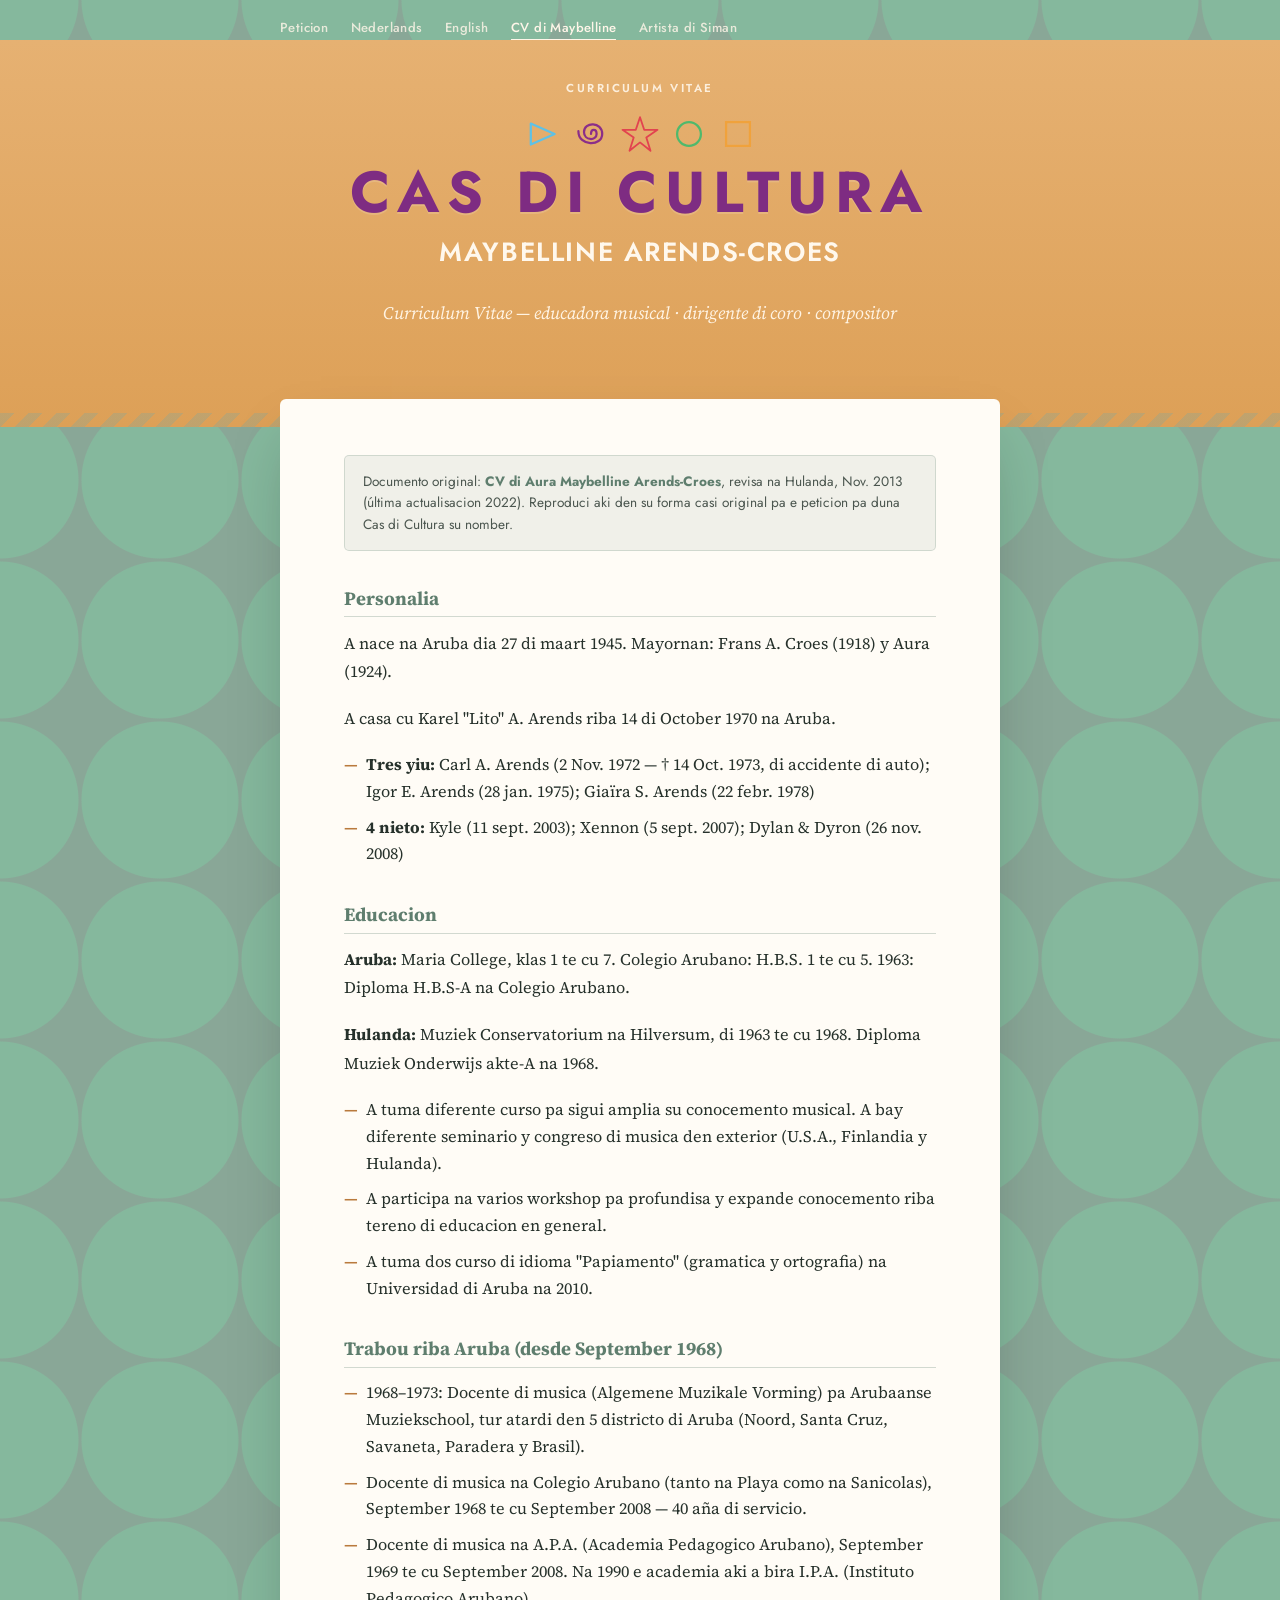
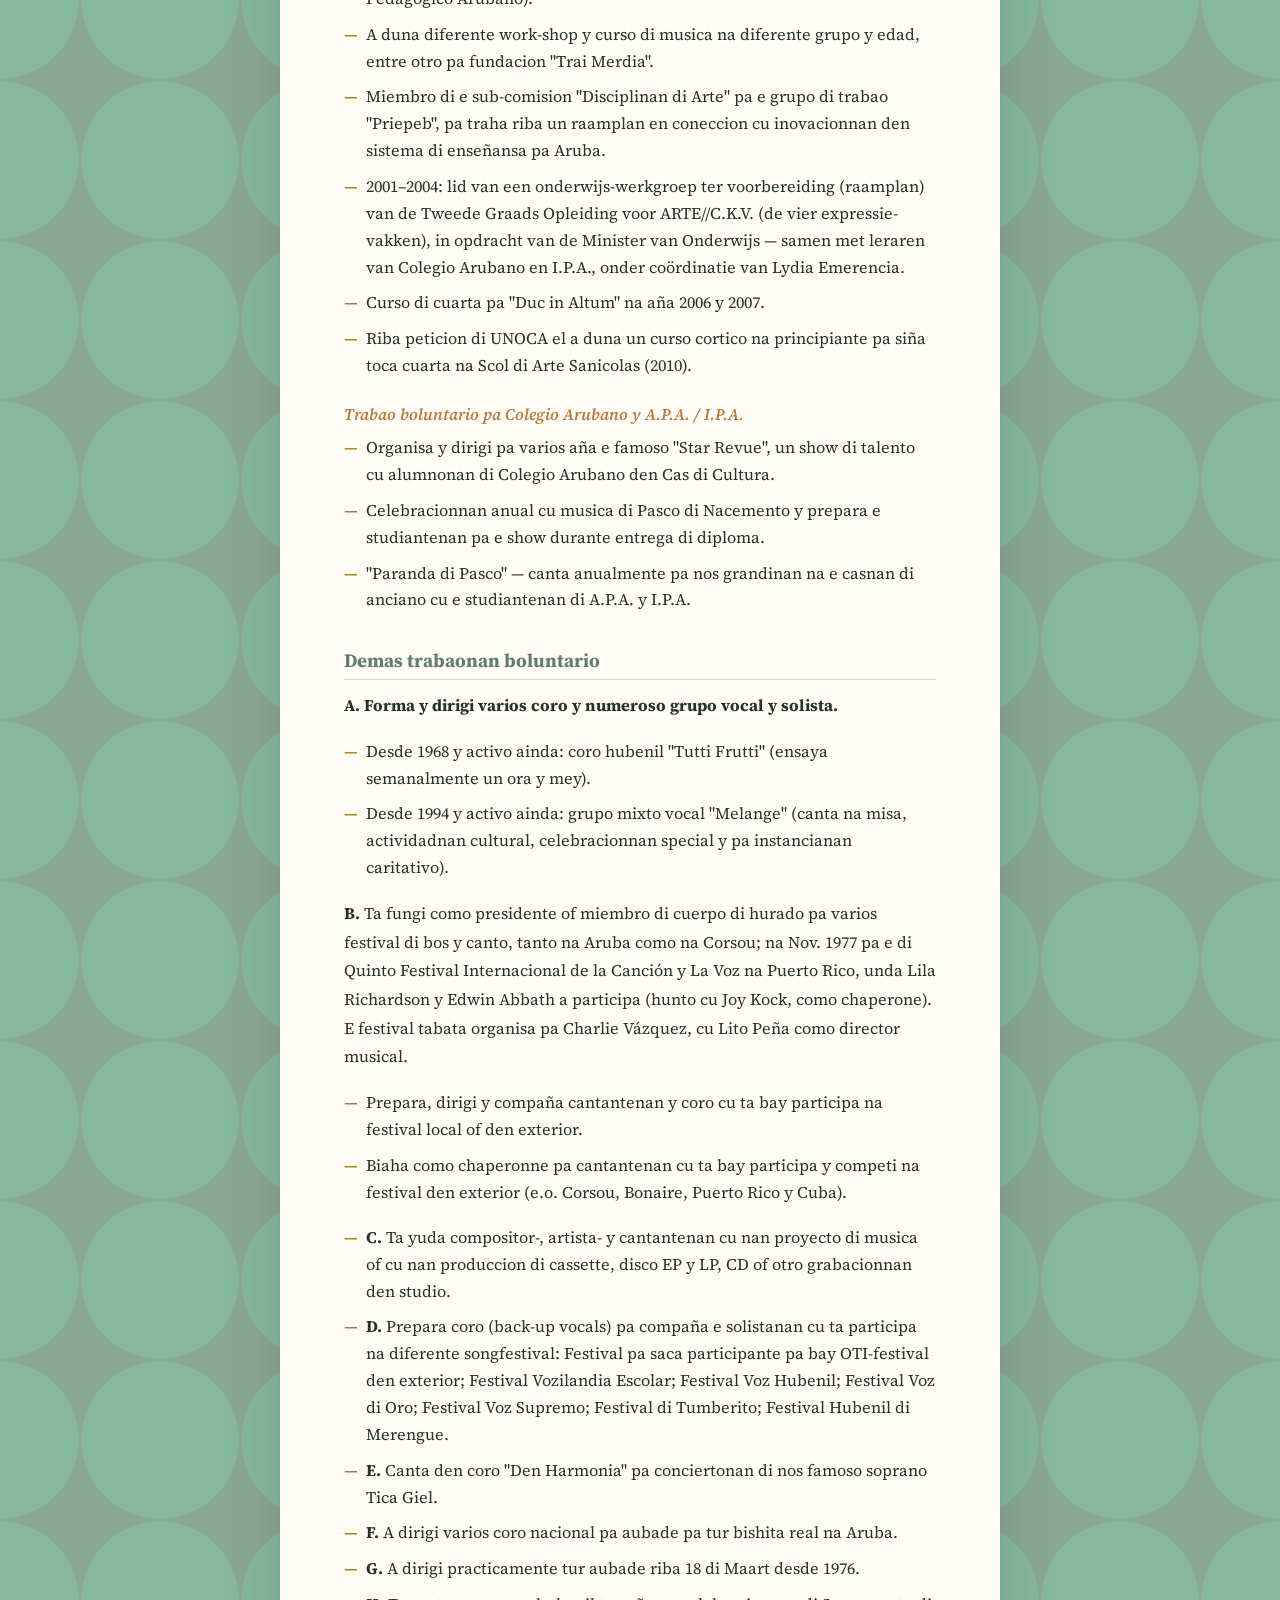
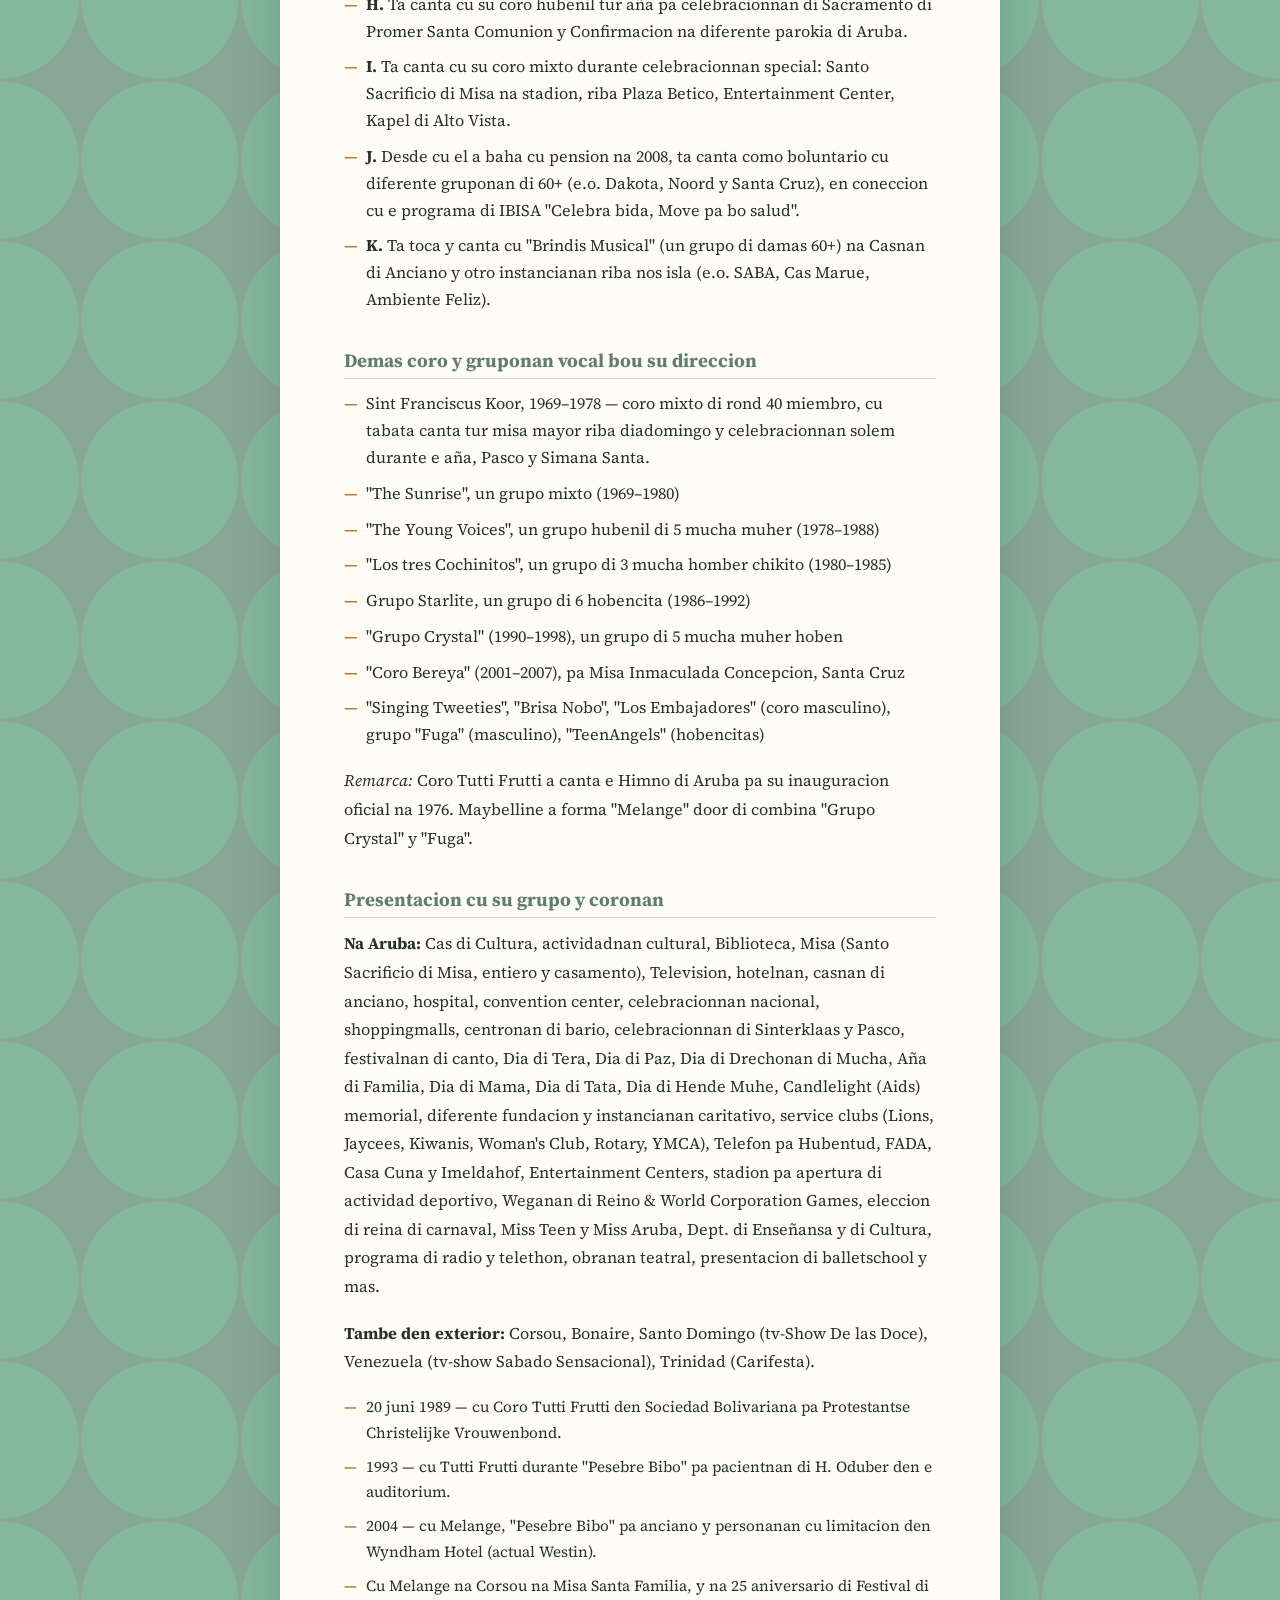
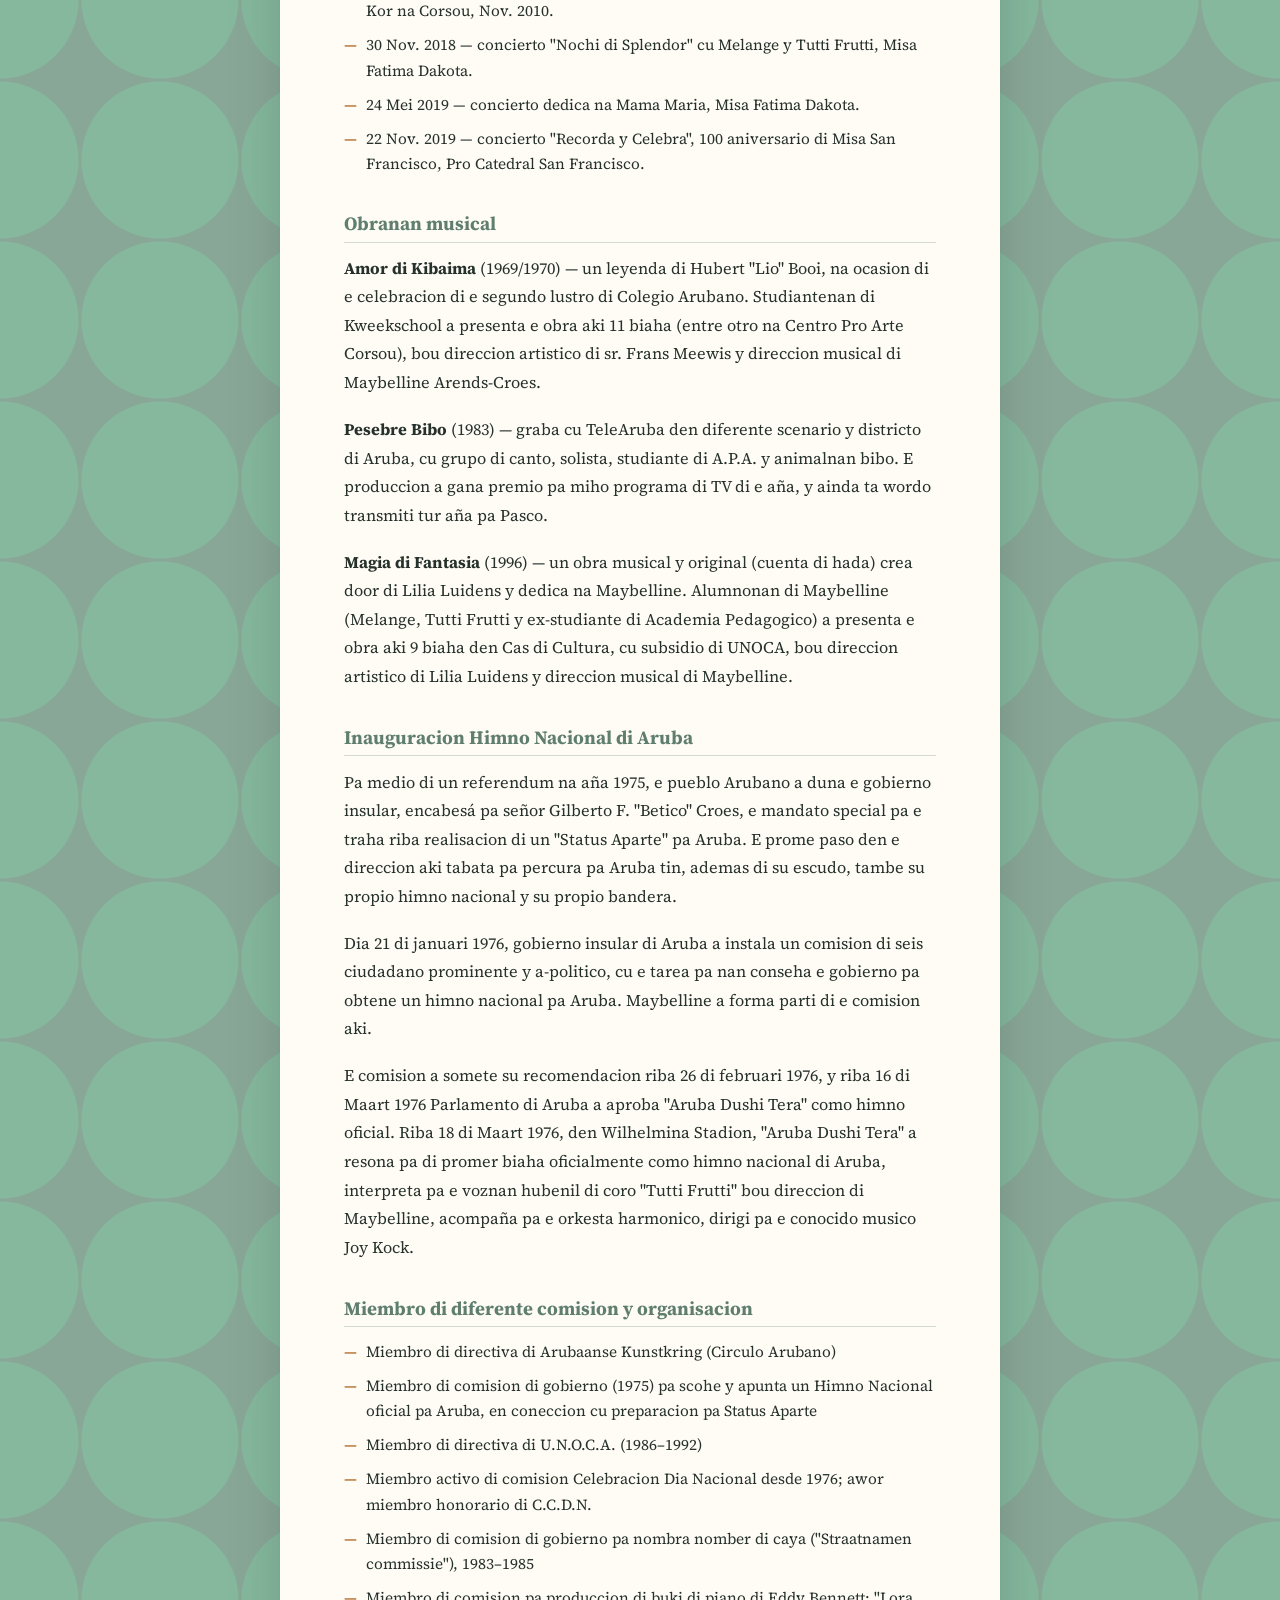
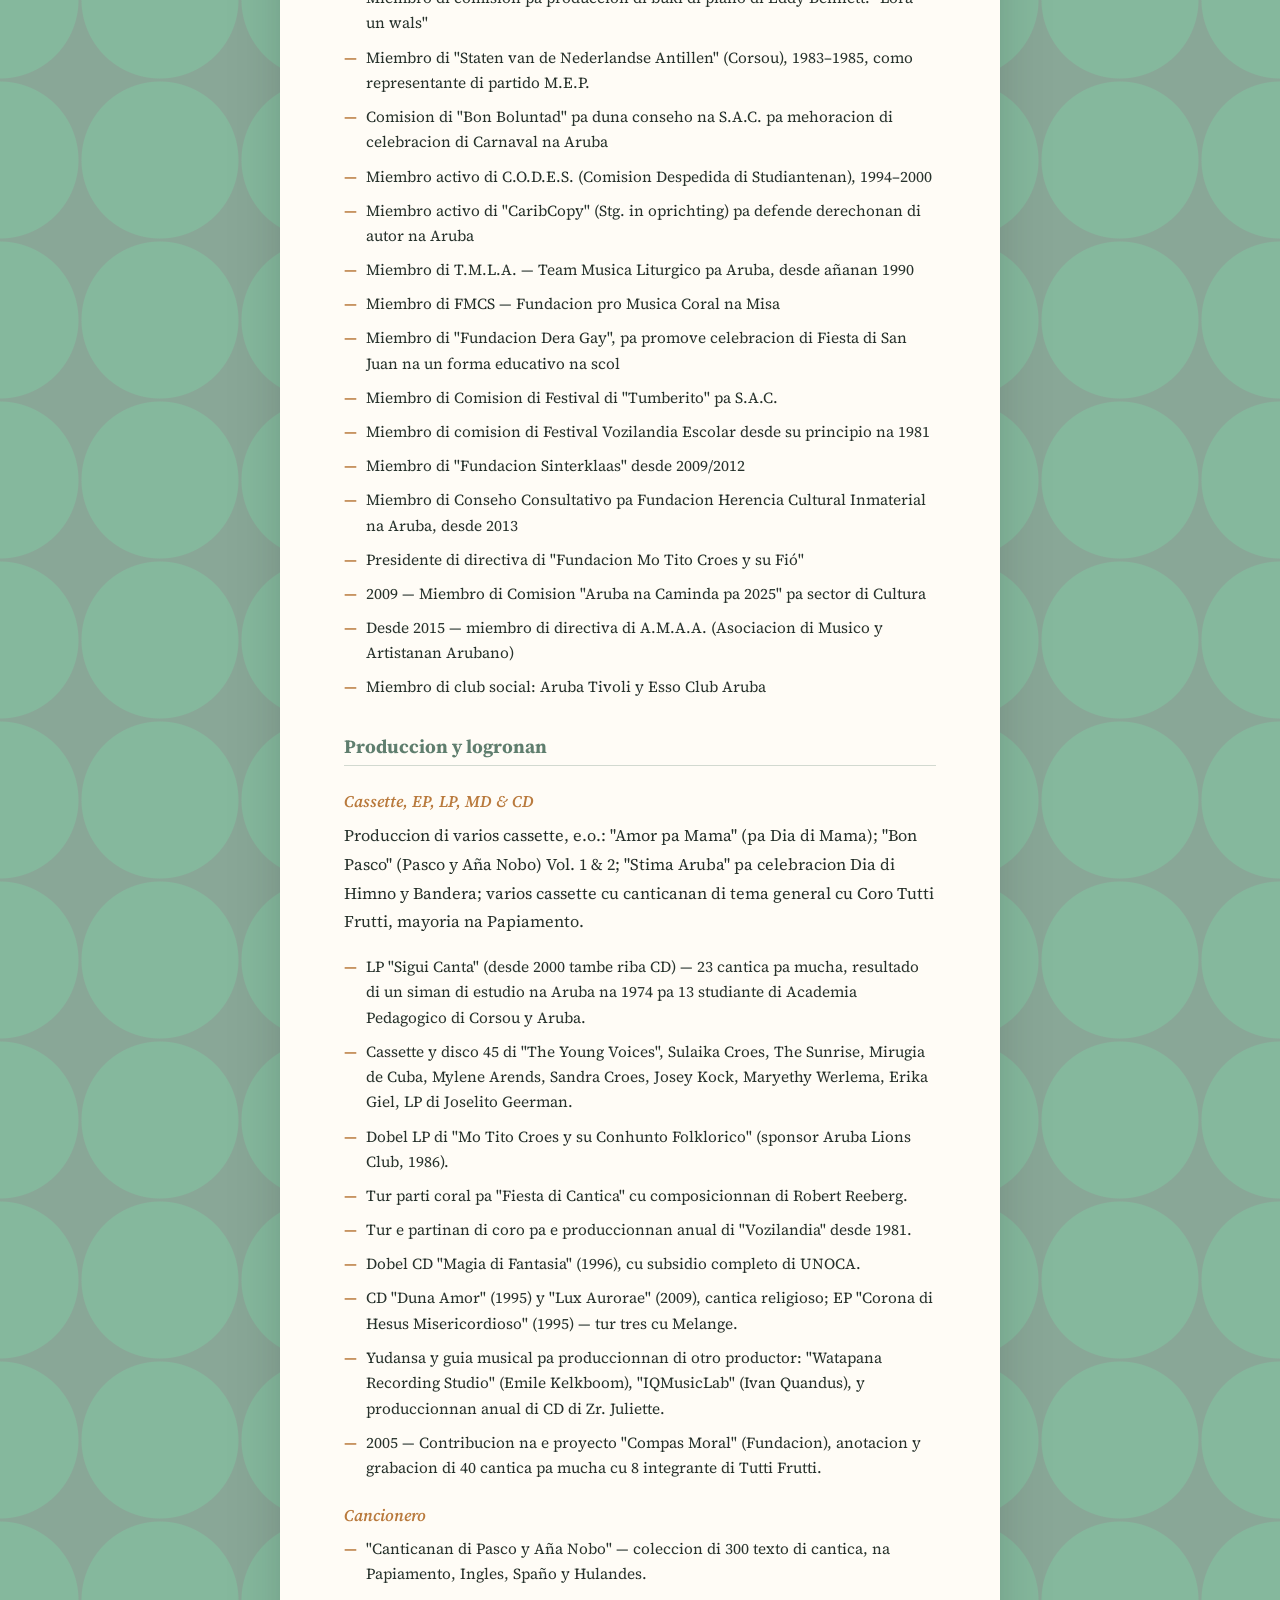
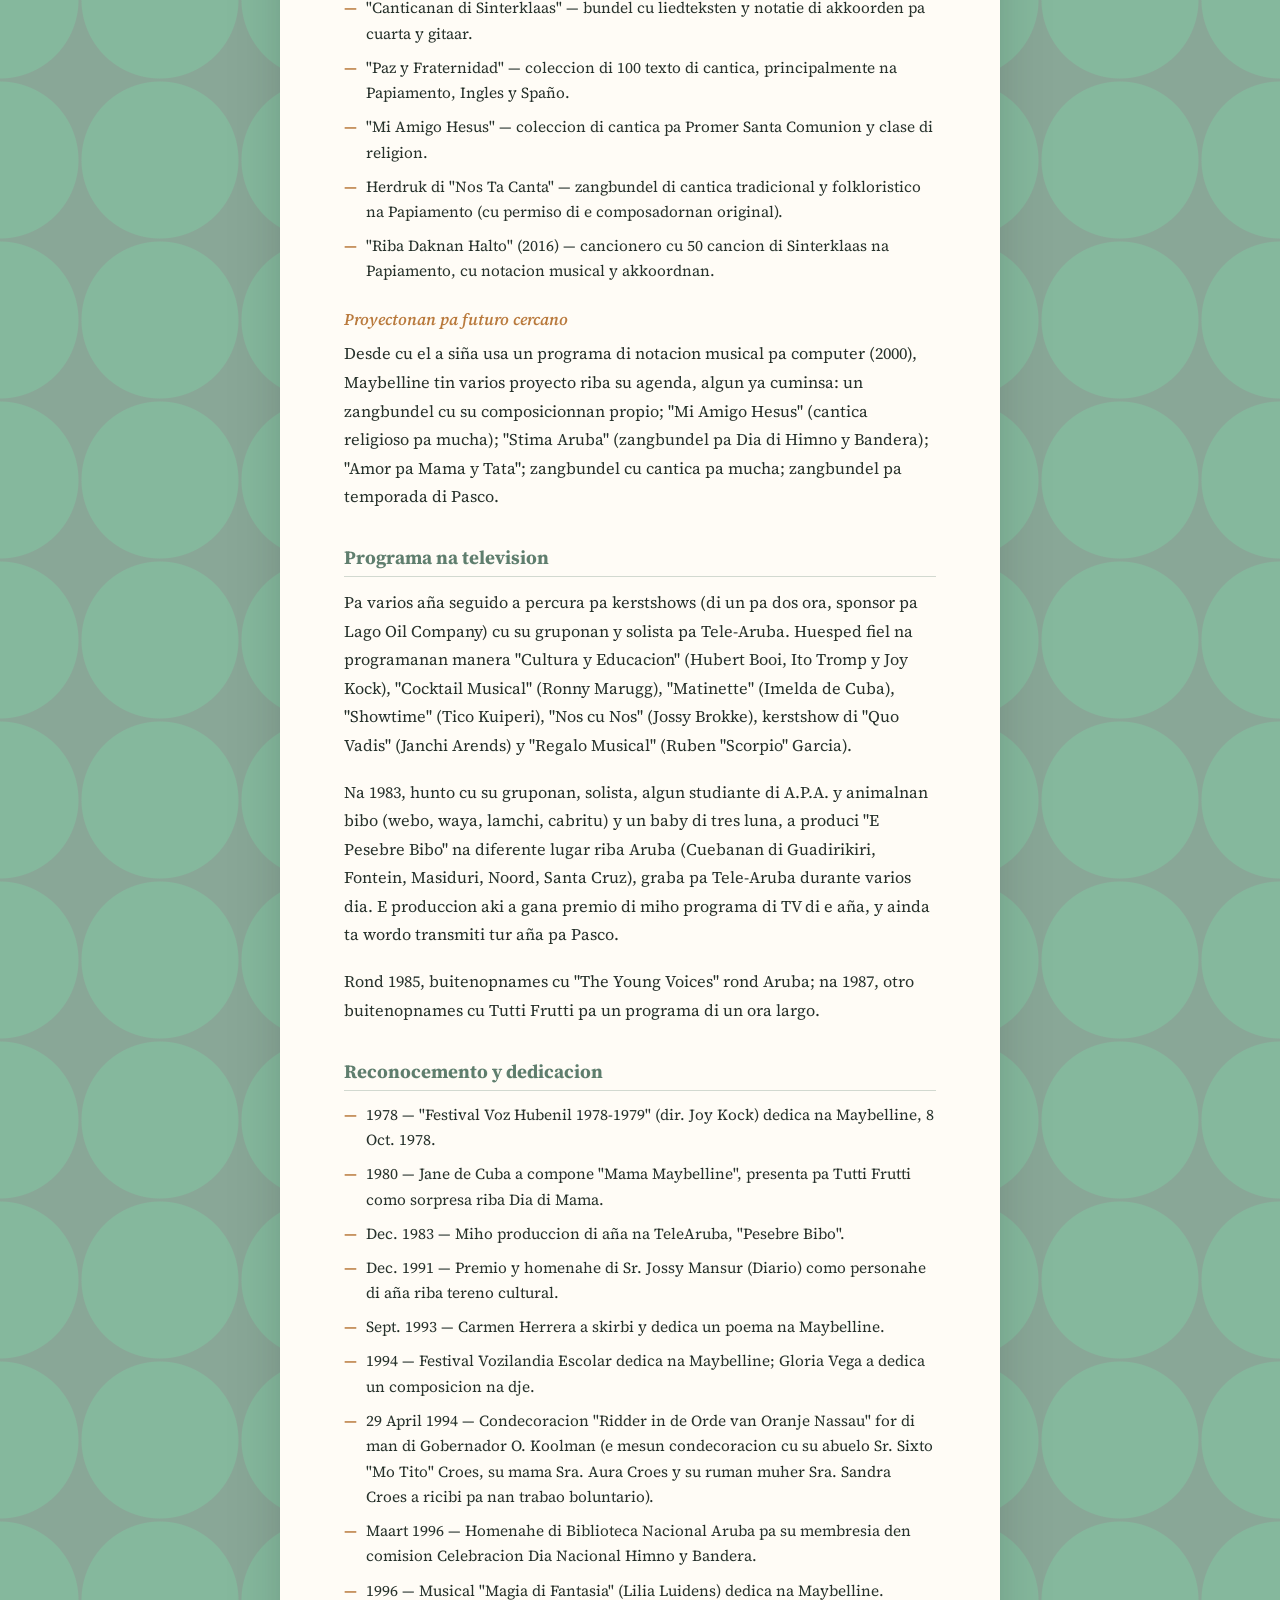
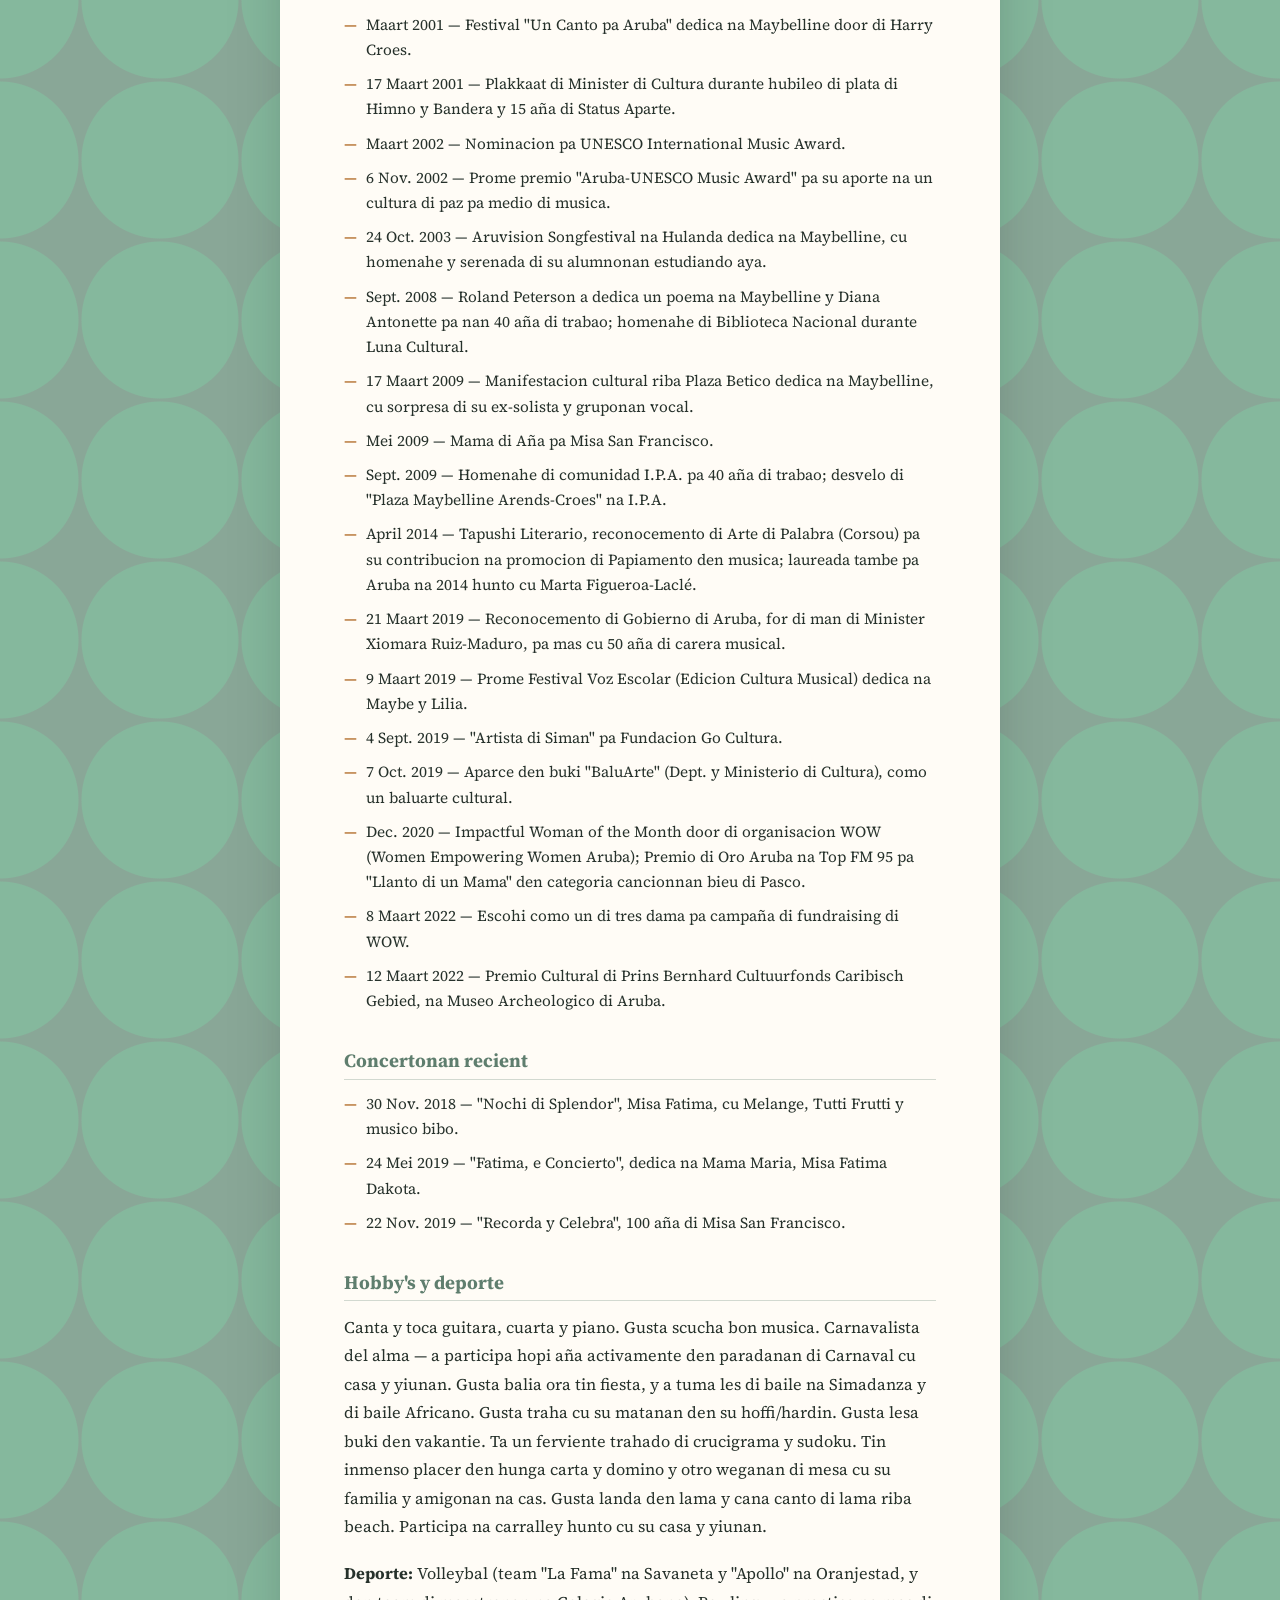
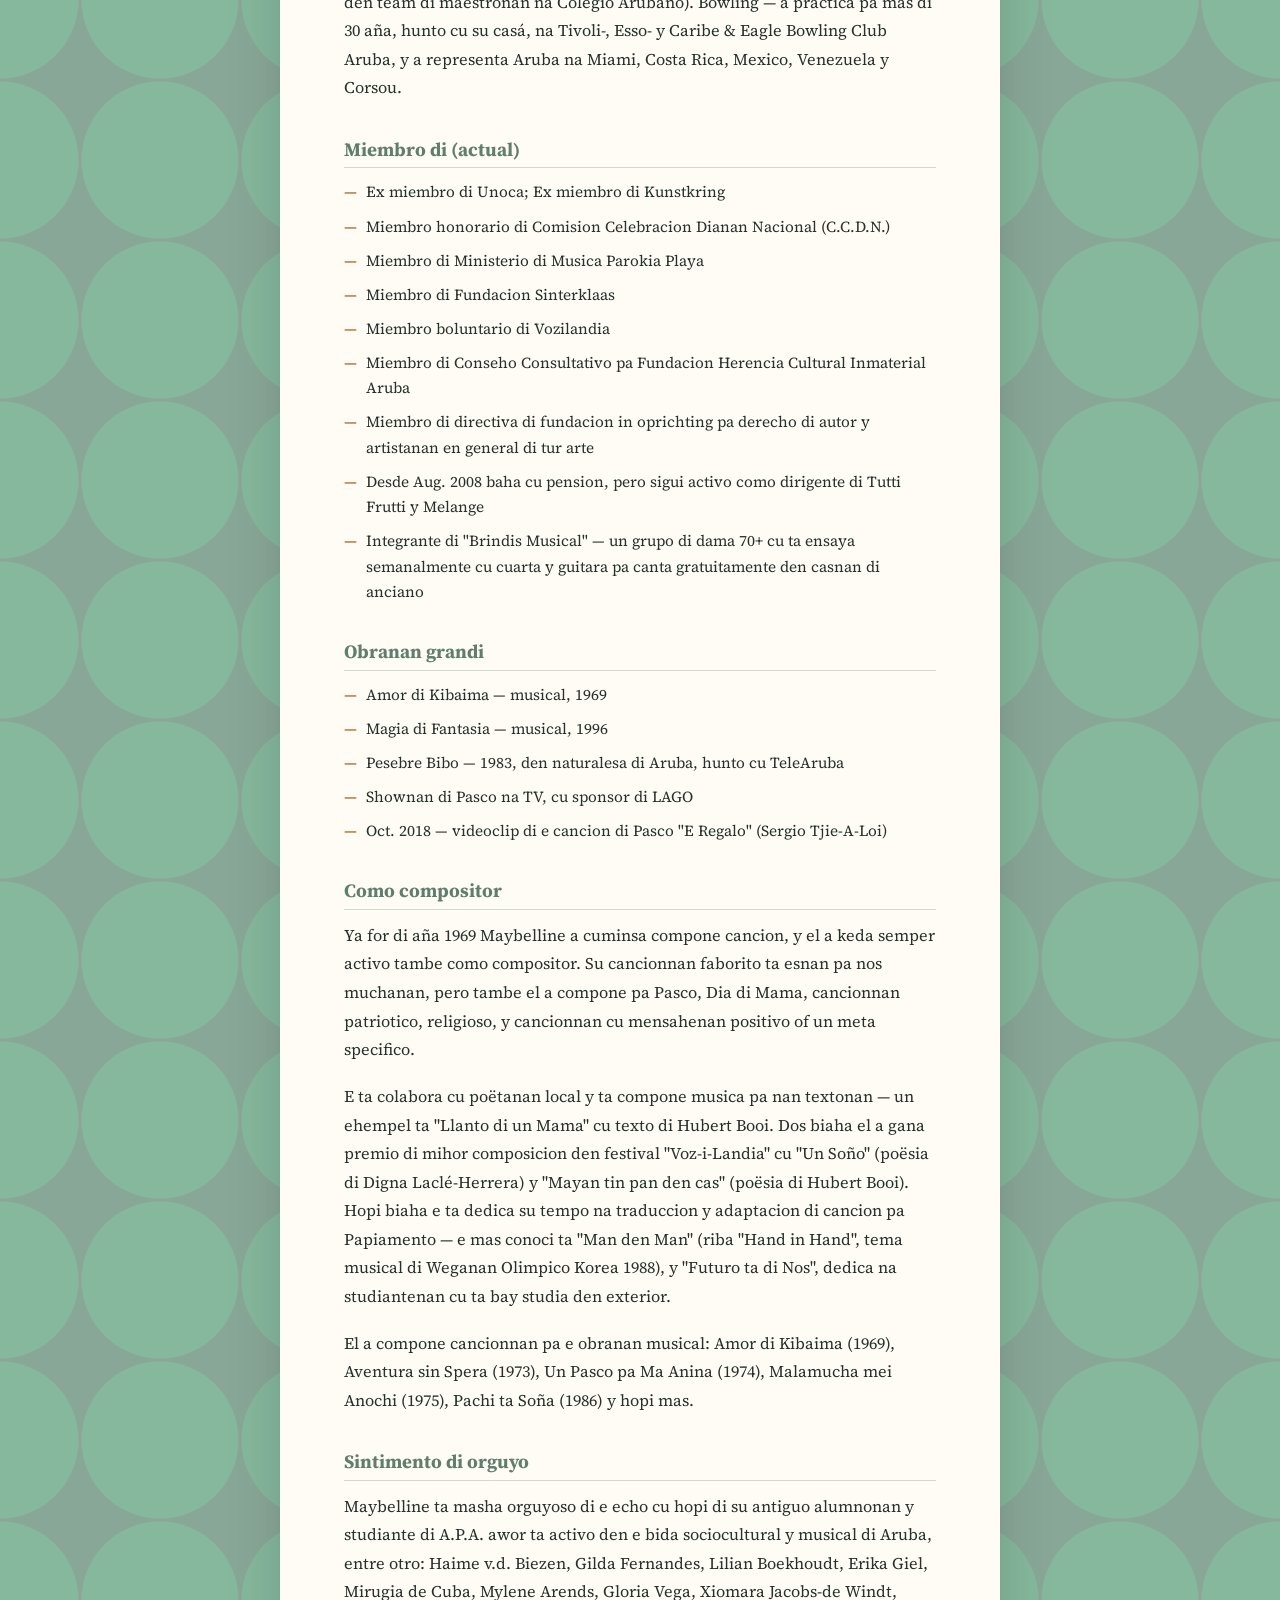
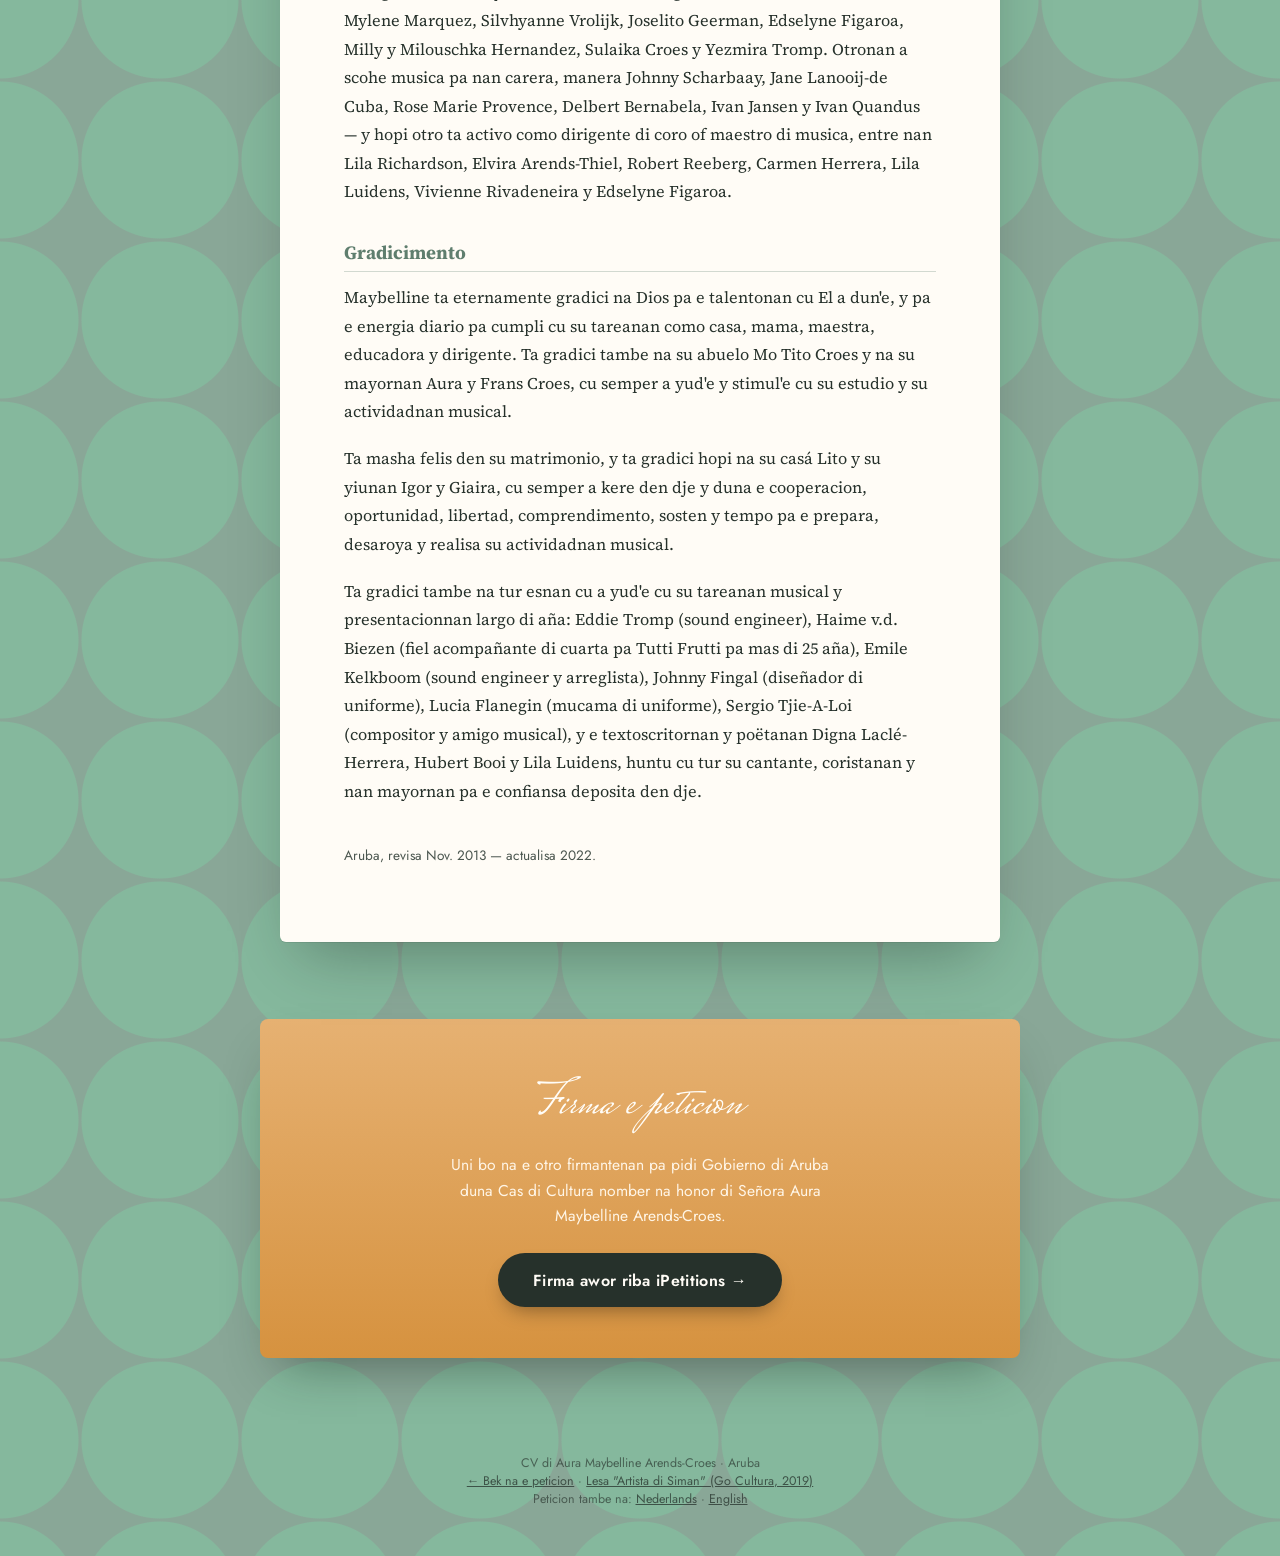
<file: cv.html>
<!DOCTYPE html>
<html lang="pap">
<head>
<meta charset="UTF-8">
<meta name="viewport" content="width=device-width, initial-scale=1.0">
<title>CV Maybelline Arends-Croes</title>
<meta name="description" content="Curriculum Vitae di Aura Maybelline Arends-Croes — educadora musical, dirigente di coro y compositor Arubano.">
<link rel="preconnect" href="https://fonts.googleapis.com">
<link rel="preconnect" href="https://fonts.gstatic.com" crossorigin>
<link href="https://fonts.googleapis.com/css2?family=Mrs+Saint+Delafield&family=Source+Serif+4:ital,opsz,wght@0,8..60,400;0,8..60,500;0,8..60,600;0,8..60,700;1,8..60,400&family=Jost:wght@300;400;500;600;700&display=swap" rel="stylesheet">
<link rel="stylesheet" href="style.css">
</head>
<body>

<nav class="sitenav">
  <a href="index.html">Peticion</a>
  <a href="index-nl.html">Nederlands</a>
  <a href="index-en.html">English</a>
  <a class="current" href="cv.html">CV di Maybelline</a>
  <a href="artista-di-siman.html">Artista di Siman</a>
</nav>

<header class="hero">
  <div class="eyebrow">Curriculum Vitae</div>

  <div class="logo-lockup">
    <div class="logo-icons" aria-hidden="true">
      <svg viewBox="0 0 60 60"><polygon points="14,15 48,30 14,45" fill="none" stroke="#5EC1E6" stroke-width="3.2" stroke-linejoin="round"/></svg>
      <svg viewBox="0 0 60 60"><path d="M30,30 C30,22 38,22 38,30 C38,40 20,40 20,27 C20,12 46,12 46,30 C46,48 12,48 12,26" fill="none" stroke="#8B2E89" stroke-width="3.2" stroke-linecap="round"/></svg>
      <svg viewBox="0 0 60 60"><polygon points="30,6 36,24 55,24 39,35 45,54 30,42 15,54 21,35 5,24 24,24" fill="none" stroke="#E2434F" stroke-width="2.6" stroke-linejoin="round"/></svg>
      <svg viewBox="0 0 60 60"><circle cx="30" cy="30" r="17" fill="none" stroke="#4FB96C" stroke-width="3.2"/></svg>
      <svg viewBox="0 0 60 60"><rect x="13" y="13" width="34" height="34" fill="none" stroke="#F0A23C" stroke-width="3.2"/></svg>
    </div>
    <span class="logo-name">CAS DI CULTURA</span>
  </div>

  <div class="full-name">MAYBELLINE ARENDS-CROES</div>
  <p class="subline">Curriculum Vitae — educadora musical · dirigente di coro · compositor</p>
</header>

<main>
  <article class="card">

    <div class="credit-banner">
      Documento original: <strong>CV di Aura Maybelline Arends-Croes</strong>, revisa na Hulanda, Nov. 2013 (última actualisacion 2022). Reproduci aki den su forma casi original pa e peticion pa duna Cas di Cultura su nomber.
    </div>

    <h2 class="section">Personalia</h2>
    <p>A nace na Aruba dia 27 di maart 1945. Mayornan: Frans A. Croes (1918) y Aura (1924).</p>
    <p>A casa cu Karel "Lito" A. Arends riba 14 di October 1970 na Aruba.</p>
    <ul class="bullets">
      <li><strong>Tres yiu:</strong> Carl A. Arends (2 Nov. 1972 — † 14 Oct. 1973, di accidente di auto); Igor E. Arends (28 jan. 1975); Giaïra S. Arends (22 febr. 1978)</li>
      <li><strong>4 nieto:</strong> Kyle (11 sept. 2003); Xennon (5 sept. 2007); Dylan & Dyron (26 nov. 2008)</li>
    </ul>

    <h2 class="section">Educacion</h2>
    <p><strong>Aruba:</strong> Maria College, klas 1 te cu 7. Colegio Arubano: H.B.S. 1 te cu 5. 1963: Diploma H.B.S-A na Colegio Arubano.</p>
    <p><strong>Hulanda:</strong> Muziek Conservatorium na Hilversum, di 1963 te cu 1968. Diploma Muziek Onderwijs akte-A na 1968.</p>
    <ul class="bullets">
      <li>A tuma diferente curso pa sigui amplia su conocemento musical. A bay diferente seminario y congreso di musica den exterior (U.S.A., Finlandia y Hulanda).</li>
      <li>A participa na varios workshop pa profundisa y expande conocemento riba tereno di educacion en general.</li>
      <li>A tuma dos curso di idioma "Papiamento" (gramatica y ortografia) na Universidad di Aruba na 2010.</li>
    </ul>

    <h2 class="section">Trabou riba Aruba (desde September 1968)</h2>
    <ul class="bullets">
      <li>1968–1973: Docente di musica (Algemene Muzikale Vorming) pa Arubaanse Muziekschool, tur atardi den 5 districto di Aruba (Noord, Santa Cruz, Savaneta, Paradera y Brasil).</li>
      <li>Docente di musica na Colegio Arubano (tanto na Playa como na Sanicolas), September 1968 te cu September 2008 — 40 aña di servicio.</li>
      <li>Docente di musica na A.P.A. (Academia Pedagogico Arubano), September 1969 te cu September 2008. Na 1990 e academia aki a bira I.P.A. (Instituto Pedagogico Arubano).</li>
      <li>A duna diferente work-shop y curso di musica na diferente grupo y edad, entre otro pa fundacion "Trai Merdia".</li>
      <li>Miembro di e sub-comision "Disciplinan di Arte" pa e grupo di trabao "Priepeb", pa traha riba un raamplan en coneccion cu inovacionnan den sistema di enseñansa pa Aruba.</li>
      <li>2001–2004: lid van een onderwijs-werkgroep ter voorbereiding (raamplan) van de Tweede Graads Opleiding voor ARTE//C.K.V. (de vier expressie-vakken), in opdracht van de Minister van Onderwijs — samen met leraren van Colegio Arubano en I.P.A., onder coördinatie van Lydia Emerencia.</li>
      <li>Curso di cuarta pa "Duc in Altum" na aña 2006 y 2007.</li>
      <li>Riba peticion di UNOCA el a duna un curso cortico na principiante pa siña toca cuarta na Scol di Arte Sanicolas (2010).</li>
    </ul>

    <h3 class="subsection">Trabao boluntario pa Colegio Arubano y A.P.A. / I.P.A.</h3>
    <ul class="bullets">
      <li>Organisa y dirigi pa varios aña e famoso "Star Revue", un show di talento cu alumnonan di Colegio Arubano den Cas di Cultura.</li>
      <li>Celebracionnan anual cu musica di Pasco di Nacemento y prepara e studiantenan pa e show durante entrega di diploma.</li>
      <li>"Paranda di Pasco" — canta anualmente pa nos grandinan na e casnan di anciano cu e studiantenan di A.P.A. y I.P.A.</li>
    </ul>

    <h2 class="section">Demas trabaonan boluntario</h2>
    <p><strong>A. Forma y dirigi varios coro y numeroso grupo vocal y solista.</strong></p>
    <ul class="bullets">
      <li>Desde 1968 y activo ainda: coro hubenil "Tutti Frutti" (ensaya semanalmente un ora y mey).</li>
      <li>Desde 1994 y activo ainda: grupo mixto vocal "Melange" (canta na misa, actividadnan cultural, celebracionnan special y pa instancianan caritativo).</li>
    </ul>
    <p><strong>B.</strong> Ta fungi como presidente of miembro di cuerpo di hurado pa varios festival di bos y canto, tanto na Aruba como na Corsou; na Nov. 1977 pa e di Quinto Festival Internacional de la Canción y La Voz na Puerto Rico, unda Lila Richardson y Edwin Abbath a participa (hunto cu Joy Kock, como chaperone). E festival tabata organisa pa Charlie Vázquez, cu Lito Peña como director musical.</p>
    <ul class="bullets">
      <li>Prepara, dirigi y compaña cantantenan y coro cu ta bay participa na festival local of den exterior.</li>
      <li>Biaha como chaperonne pa cantantenan cu ta bay participa y competi na festival den exterior (e.o. Corsou, Bonaire, Puerto Rico y Cuba).</li>
    </ul>
    <ul class="bullets">
      <li><strong>C.</strong> Ta yuda compositor-, artista- y cantantenan cu nan proyecto di musica of cu nan produccion di cassette, disco EP y LP, CD of otro grabacionnan den studio.</li>
      <li><strong>D.</strong> Prepara coro (back-up vocals) pa compaña e solistanan cu ta participa na diferente songfestival: Festival pa saca participante pa bay OTI-festival den exterior; Festival Vozilandia Escolar; Festival Voz Hubenil; Festival Voz di Oro; Festival Voz Supremo; Festival di Tumberito; Festival Hubenil di Merengue.</li>
      <li><strong>E.</strong> Canta den coro "Den Harmonia" pa conciertonan di nos famoso soprano Tica Giel.</li>
      <li><strong>F.</strong> A dirigi varios coro nacional pa aubade pa tur bishita real na Aruba.</li>
      <li><strong>G.</strong> A dirigi practicamente tur aubade riba 18 di Maart desde 1976.</li>
      <li><strong>H.</strong> Ta canta cu su coro hubenil tur aña pa celebracionnan di Sacramento di Promer Santa Comunion y Confirmacion na diferente parokia di Aruba.</li>
      <li><strong>I.</strong> Ta canta cu su coro mixto durante celebracionnan special: Santo Sacrificio di Misa na stadion, riba Plaza Betico, Entertainment Center, Kapel di Alto Vista.</li>
      <li><strong>J.</strong> Desde cu el a baha cu pension na 2008, ta canta como boluntario cu diferente gruponan di 60+ (e.o. Dakota, Noord y Santa Cruz), en coneccion cu e programa di IBISA "Celebra bida, Move pa bo salud".</li>
      <li><strong>K.</strong> Ta toca y canta cu "Brindis Musical" (un grupo di damas 60+) na Casnan di Anciano y otro instancianan riba nos isla (e.o. SABA, Cas Marue, Ambiente Feliz).</li>
    </ul>

    <h2 class="section">Demas coro y gruponan vocal bou su direccion</h2>
    <ul class="bullets">
      <li>Sint Franciscus Koor, 1969–1978 — coro mixto di rond 40 miembro, cu tabata canta tur misa mayor riba diadomingo y celebracionnan solem durante e aña, Pasco y Simana Santa.</li>
      <li>"The Sunrise", un grupo mixto (1969–1980)</li>
      <li>"The Young Voices", un grupo hubenil di 5 mucha muher (1978–1988)</li>
      <li>"Los tres Cochinitos", un grupo di 3 mucha homber chikito (1980–1985)</li>
      <li>Grupo Starlite, un grupo di 6 hobencita (1986–1992)</li>
      <li>"Grupo Crystal" (1990–1998), un grupo di 5 mucha muher hoben</li>
      <li>"Coro Bereya" (2001–2007), pa Misa Inmaculada Concepcion, Santa Cruz</li>
      <li>"Singing Tweeties", "Brisa Nobo", "Los Embajadores" (coro masculino), grupo "Fuga" (masculino), "TeenAngels" (hobencitas)</li>
    </ul>
    <p><em>Remarca:</em> Coro Tutti Frutti a canta e Himno di Aruba pa su inauguracion oficial na 1976. Maybelline a forma "Melange" door di combina "Grupo Crystal" y "Fuga".</p>

    <h2 class="section">Presentacion cu su grupo y coronan</h2>
    <p><strong>Na Aruba:</strong> Cas di Cultura, actividadnan cultural, Biblioteca, Misa (Santo Sacrificio di Misa, entiero y casamento), Television, hotelnan, casnan di anciano, hospital, convention center, celebracionnan nacional, shoppingmalls, centronan di bario, celebracionnan di Sinterklaas y Pasco, festivalnan di canto, Dia di Tera, Dia di Paz, Dia di Drechonan di Mucha, Aña di Familia, Dia di Mama, Dia di Tata, Dia di Hende Muhe, Candlelight (Aids) memorial, diferente fundacion y instancianan caritativo, service clubs (Lions, Jaycees, Kiwanis, Woman's Club, Rotary, YMCA), Telefon pa Hubentud, FADA, Casa Cuna y Imeldahof, Entertainment Centers, stadion pa apertura di actividad deportivo, Weganan di Reino & World Corporation Games, eleccion di reina di carnaval, Miss Teen y Miss Aruba, Dept. di Enseñansa y di Cultura, programa di radio y telethon, obranan teatral, presentacion di balletschool y mas.</p>
    <p><strong>Tambe den exterior:</strong> Corsou, Bonaire, Santo Domingo (tv-Show De las Doce), Venezuela (tv-show Sabado Sensacional), Trinidad (Carifesta).</p>
    <ul class="bullets tight">
      <li>20 juni 1989 — cu Coro Tutti Frutti den Sociedad Bolivariana pa Protestantse Christelijke Vrouwenbond.</li>
      <li>1993 — cu Tutti Frutti durante "Pesebre Bibo" pa pacientnan di H. Oduber den e auditorium.</li>
      <li>2004 — cu Melange, "Pesebre Bibo" pa anciano y personanan cu limitacion den Wyndham Hotel (actual Westin).</li>
      <li>Cu Melange na Corsou na Misa Santa Familia, y na 25 aniversario di Festival di Kor na Corsou, Nov. 2010.</li>
      <li>30 Nov. 2018 — concierto "Nochi di Splendor" cu Melange y Tutti Frutti, Misa Fatima Dakota.</li>
      <li>24 Mei 2019 — concierto dedica na Mama Maria, Misa Fatima Dakota.</li>
      <li>22 Nov. 2019 — concierto "Recorda y Celebra", 100 aniversario di Misa San Francisco, Pro Catedral San Francisco.</li>
    </ul>

    <h2 class="section">Obranan musical</h2>
    <p><strong>Amor di Kibaima</strong> (1969/1970) — un leyenda di Hubert "Lio" Booi, na ocasion di e celebracion di e segundo lustro di Colegio Arubano. Studiantenan di Kweekschool a presenta e obra aki 11 biaha (entre otro na Centro Pro Arte Corsou), bou direccion artistico di sr. Frans Meewis y direccion musical di Maybelline Arends-Croes.</p>
    <p><strong>Pesebre Bibo</strong> (1983) — graba cu TeleAruba den diferente scenario y districto di Aruba, cu grupo di canto, solista, studiante di A.P.A. y animalnan bibo. E produccion a gana premio pa miho programa di TV di e aña, y ainda ta wordo transmiti tur aña pa Pasco.</p>
    <p><strong>Magia di Fantasia</strong> (1996) — un obra musical y original (cuenta di hada) crea door di Lilia Luidens y dedica na Maybelline. Alumnonan di Maybelline (Melange, Tutti Frutti y ex-studiante di Academia Pedagogico) a presenta e obra aki 9 biaha den Cas di Cultura, cu subsidio di UNOCA, bou direccion artistico di Lilia Luidens y direccion musical di Maybelline.</p>

    <h2 class="section">Inauguracion Himno Nacional di Aruba</h2>
    <p>Pa medio di un referendum na aña 1975, e pueblo Arubano a duna e gobierno insular, encabesá pa señor Gilberto F. "Betico" Croes, e mandato special pa e traha riba realisacion di un "Status Aparte" pa Aruba. E prome paso den e direccion aki tabata pa percura pa Aruba tin, ademas di su escudo, tambe su propio himno nacional y su propio bandera.</p>
    <p>Dia 21 di januari 1976, gobierno insular di Aruba a instala un comision di seis ciudadano prominente y a-politico, cu e tarea pa nan conseha e gobierno pa obtene un himno nacional pa Aruba. Maybelline a forma parti di e comision aki.</p>
    <p>E comision a somete su recomendacion riba 26 di februari 1976, y riba 16 di Maart 1976 Parlamento di Aruba a aproba "Aruba Dushi Tera" como himno oficial. Riba 18 di Maart 1976, den Wilhelmina Stadion, "Aruba Dushi Tera" a resona pa di promer biaha oficialmente como himno nacional di Aruba, interpreta pa e voznan hubenil di coro "Tutti Frutti" bou direccion di Maybelline, acompaña pa e orkesta harmonico, dirigi pa e conocido musico Joy Kock.</p>

    <h2 class="section">Miembro di diferente comision y organisacion</h2>
    <ul class="bullets tight">
      <li>Miembro di directiva di Arubaanse Kunstkring (Circulo Arubano)</li>
      <li>Miembro di comision di gobierno (1975) pa scohe y apunta un Himno Nacional oficial pa Aruba, en coneccion cu preparacion pa Status Aparte</li>
      <li>Miembro di directiva di U.N.O.C.A. (1986–1992)</li>
      <li>Miembro activo di comision Celebracion Dia Nacional desde 1976; awor miembro honorario di C.C.D.N.</li>
      <li>Miembro di comision di gobierno pa nombra nomber di caya ("Straatnamen commissie"), 1983–1985</li>
      <li>Miembro di comision pa produccion di buki di piano di Eddy Bennett: "Lora un wals"</li>
      <li>Miembro di "Staten van de Nederlandse Antillen" (Corsou), 1983–1985, como representante di partido M.E.P.</li>
      <li>Comision di "Bon Boluntad" pa duna conseho na S.A.C. pa mehoracion di celebracion di Carnaval na Aruba</li>
      <li>Miembro activo di C.O.D.E.S. (Comision Despedida di Studiantenan), 1994–2000</li>
      <li>Miembro activo di "CaribCopy" (Stg. in oprichting) pa defende derechonan di autor na Aruba</li>
      <li>Miembro di T.M.L.A. — Team Musica Liturgico pa Aruba, desde añanan 1990</li>
      <li>Miembro di FMCS — Fundacion pro Musica Coral na Misa</li>
      <li>Miembro di "Fundacion Dera Gay", pa promove celebracion di Fiesta di San Juan na un forma educativo na scol</li>
      <li>Miembro di Comision di Festival di "Tumberito" pa S.A.C.</li>
      <li>Miembro di comision di Festival Vozilandia Escolar desde su principio na 1981</li>
      <li>Miembro di "Fundacion Sinterklaas" desde 2009/2012</li>
      <li>Miembro di Conseho Consultativo pa Fundacion Herencia Cultural Inmaterial na Aruba, desde 2013</li>
      <li>Presidente di directiva di "Fundacion Mo Tito Croes y su Fió"</li>
      <li>2009 — Miembro di Comision "Aruba na Caminda pa 2025" pa sector di Cultura</li>
      <li>Desde 2015 — miembro di directiva di A.M.A.A. (Asociacion di Musico y Artistanan Arubano)</li>
      <li>Miembro di club social: Aruba Tivoli y Esso Club Aruba</li>
    </ul>

    <h2 class="section">Produccion y logronan</h2>
    <h3 class="subsection">Cassette, EP, LP, MD & CD</h3>
    <p>Produccion di varios cassette, e.o.: "Amor pa Mama" (pa Dia di Mama); "Bon Pasco" (Pasco y Aña Nobo) Vol. 1 & 2; "Stima Aruba" pa celebracion Dia di Himno y Bandera; varios cassette cu canticanan di tema general cu Coro Tutti Frutti, mayoria na Papiamento.</p>
    <ul class="bullets tight">
      <li>LP "Sigui Canta" (desde 2000 tambe riba CD) — 23 cantica pa mucha, resultado di un siman di estudio na Aruba na 1974 pa 13 studiante di Academia Pedagogico di Corsou y Aruba.</li>
      <li>Cassette y disco 45 di "The Young Voices", Sulaika Croes, The Sunrise, Mirugia de Cuba, Mylene Arends, Sandra Croes, Josey Kock, Maryethy Werlema, Erika Giel, LP di Joselito Geerman.</li>
      <li>Dobel LP di "Mo Tito Croes y su Conhunto Folklorico" (sponsor Aruba Lions Club, 1986).</li>
      <li>Tur parti coral pa "Fiesta di Cantica" cu composicionnan di Robert Reeberg.</li>
      <li>Tur e partinan di coro pa e produccionnan anual di "Vozilandia" desde 1981.</li>
      <li>Dobel CD "Magia di Fantasia" (1996), cu subsidio completo di UNOCA.</li>
      <li>CD "Duna Amor" (1995) y "Lux Aurorae" (2009), cantica religioso; EP "Corona di Hesus Misericordioso" (1995) — tur tres cu Melange.</li>
      <li>Yudansa y guia musical pa produccionnan di otro productor: "Watapana Recording Studio" (Emile Kelkboom), "IQMusicLab" (Ivan Quandus), y produccionnan anual di CD di Zr. Juliette.</li>
      <li>2005 — Contribucion na e proyecto "Compas Moral" (Fundacion), anotacion y grabacion di 40 cantica pa mucha cu 8 integrante di Tutti Frutti.</li>
    </ul>

    <h3 class="subsection">Cancionero</h3>
    <ul class="bullets tight">
      <li>"Canticanan di Pasco y Aña Nobo" — coleccion di 300 texto di cantica, na Papiamento, Ingles, Spaño y Hulandes.</li>
      <li>"Canticanan di Sinterklaas" — bundel cu liedteksten y notatie di akkoorden pa cuarta y gitaar.</li>
      <li>"Paz y Fraternidad" — coleccion di 100 texto di cantica, principalmente na Papiamento, Ingles y Spaño.</li>
      <li>"Mi Amigo Hesus" — coleccion di cantica pa Promer Santa Comunion y clase di religion.</li>
      <li>Herdruk di "Nos Ta Canta" — zangbundel di cantica tradicional y folkloristico na Papiamento (cu permiso di e composadornan original).</li>
      <li>"Riba Daknan Halto" (2016) — cancionero cu 50 cancion di Sinterklaas na Papiamento, cu notacion musical y akkoordnan.</li>
    </ul>

    <h3 class="subsection">Proyectonan pa futuro cercano</h3>
    <p>Desde cu el a siña usa un programa di notacion musical pa computer (2000), Maybelline tin varios proyecto riba su agenda, algun ya cuminsa: un zangbundel cu su composicionnan propio; "Mi Amigo Hesus" (cantica religioso pa mucha); "Stima Aruba" (zangbundel pa Dia di Himno y Bandera); "Amor pa Mama y Tata"; zangbundel cu cantica pa mucha; zangbundel pa temporada di Pasco.</p>

    <h2 class="section">Programa na television</h2>
    <p>Pa varios aña seguido a percura pa kerstshows (di un pa dos ora, sponsor pa Lago Oil Company) cu su gruponan y solista pa Tele-Aruba. Huesped fiel na programanan manera "Cultura y Educacion" (Hubert Booi, Ito Tromp y Joy Kock), "Cocktail Musical" (Ronny Marugg), "Matinette" (Imelda de Cuba), "Showtime" (Tico Kuiperi), "Nos cu Nos" (Jossy Brokke), kerstshow di "Quo Vadis" (Janchi Arends) y "Regalo Musical" (Ruben "Scorpio" Garcia).</p>
    <p>Na 1983, hunto cu su gruponan, solista, algun studiante di A.P.A. y animalnan bibo (webo, waya, lamchi, cabritu) y un baby di tres luna, a produci "E Pesebre Bibo" na diferente lugar riba Aruba (Cuebanan di Guadirikiri, Fontein, Masiduri, Noord, Santa Cruz), graba pa Tele-Aruba durante varios dia. E produccion aki a gana premio di miho programa di TV di e aña, y ainda ta wordo transmiti tur aña pa Pasco.</p>
    <p>Rond 1985, buitenopnames cu "The Young Voices" rond Aruba; na 1987, otro buitenopnames cu Tutti Frutti pa un programa di un ora largo.</p>

    <h2 class="section">Reconocemento y dedicacion</h2>
    <ul class="bullets tight">
      <li>1978 — "Festival Voz Hubenil 1978-1979" (dir. Joy Kock) dedica na Maybelline, 8 Oct. 1978.</li>
      <li>1980 — Jane de Cuba a compone "Mama Maybelline", presenta pa Tutti Frutti como sorpresa riba Dia di Mama.</li>
      <li>Dec. 1983 — Miho produccion di aña na TeleAruba, "Pesebre Bibo".</li>
      <li>Dec. 1991 — Premio y homenahe di Sr. Jossy Mansur (Diario) como personahe di aña riba tereno cultural.</li>
      <li>Sept. 1993 — Carmen Herrera a skirbi y dedica un poema na Maybelline.</li>
      <li>1994 — Festival Vozilandia Escolar dedica na Maybelline; Gloria Vega a dedica un composicion na dje.</li>
      <li>29 April 1994 — Condecoracion "Ridder in de Orde van Oranje Nassau" for di man di Gobernador O. Koolman (e mesun condecoracion cu su abuelo Sr. Sixto "Mo Tito" Croes, su mama Sra. Aura Croes y su ruman muher Sra. Sandra Croes a ricibi pa nan trabao boluntario).</li>
      <li>Maart 1996 — Homenahe di Biblioteca Nacional Aruba pa su membresia den comision Celebracion Dia Nacional Himno y Bandera.</li>
      <li>1996 — Musical "Magia di Fantasia" (Lilia Luidens) dedica na Maybelline.</li>
      <li>Maart 2001 — Festival "Un Canto pa Aruba" dedica na Maybelline door di Harry Croes.</li>
      <li>17 Maart 2001 — Plakkaat di Minister di Cultura durante hubileo di plata di Himno y Bandera y 15 aña di Status Aparte.</li>
      <li>Maart 2002 — Nominacion pa UNESCO International Music Award.</li>
      <li>6 Nov. 2002 — Prome premio "Aruba-UNESCO Music Award" pa su aporte na un cultura di paz pa medio di musica.</li>
      <li>24 Oct. 2003 — Aruvision Songfestival na Hulanda dedica na Maybelline, cu homenahe y serenada di su alumnonan estudiando aya.</li>
      <li>Sept. 2008 — Roland Peterson a dedica un poema na Maybelline y Diana Antonette pa nan 40 aña di trabao; homenahe di Biblioteca Nacional durante Luna Cultural.</li>
      <li>17 Maart 2009 — Manifestacion cultural riba Plaza Betico dedica na Maybelline, cu sorpresa di su ex-solista y gruponan vocal.</li>
      <li>Mei 2009 — Mama di Aña pa Misa San Francisco.</li>
      <li>Sept. 2009 — Homenahe di comunidad I.P.A. pa 40 aña di trabao; desvelo di "Plaza Maybelline Arends-Croes" na I.P.A.</li>
      <li>April 2014 — Tapushi Literario, reconocemento di Arte di Palabra (Corsou) pa su contribucion na promocion di Papiamento den musica; laureada tambe pa Aruba na 2014 hunto cu Marta Figueroa-Laclé.</li>
      <li>21 Maart 2019 — Reconocemento di Gobierno di Aruba, for di man di Minister Xiomara Ruiz-Maduro, pa mas cu 50 aña di carera musical.</li>
      <li>9 Maart 2019 — Prome Festival Voz Escolar (Edicion Cultura Musical) dedica na Maybe y Lilia.</li>
      <li>4 Sept. 2019 — "Artista di Siman" pa Fundacion Go Cultura.</li>
      <li>7 Oct. 2019 — Aparce den buki "BaluArte" (Dept. y Ministerio di Cultura), como un baluarte cultural.</li>
      <li>Dec. 2020 — Impactful Woman of the Month door di organisacion WOW (Women Empowering Women Aruba); Premio di Oro Aruba na Top FM 95 pa "Llanto di un Mama" den categoria cancionnan bieu di Pasco.</li>
      <li>8 Maart 2022 — Escohi como un di tres dama pa campaña di fundraising di WOW.</li>
      <li>12 Maart 2022 — Premio Cultural di Prins Bernhard Cultuurfonds Caribisch Gebied, na Museo Archeologico di Aruba.</li>
    </ul>

    <h2 class="section">Concertonan recient</h2>
    <ul class="bullets tight">
      <li>30 Nov. 2018 — "Nochi di Splendor", Misa Fatima, cu Melange, Tutti Frutti y musico bibo.</li>
      <li>24 Mei 2019 — "Fatima, e Concierto", dedica na Mama Maria, Misa Fatima Dakota.</li>
      <li>22 Nov. 2019 — "Recorda y Celebra", 100 aña di Misa San Francisco.</li>
    </ul>

    <h2 class="section">Hobby's y deporte</h2>
    <p>Canta y toca guitara, cuarta y piano. Gusta scucha bon musica. Carnavalista del alma — a participa hopi aña activamente den paradanan di Carnaval cu casa y yiunan. Gusta balia ora tin fiesta, y a tuma les di baile na Simadanza y di baile Africano. Gusta traha cu su matanan den su hoffi/hardin. Gusta lesa buki den vakantie. Ta un ferviente trahado di crucigrama y sudoku. Tin inmenso placer den hunga carta y domino y otro weganan di mesa cu su familia y amigonan na cas. Gusta landa den lama y cana canto di lama riba beach. Participa na carralley hunto cu su casa y yiunan.</p>
    <p><strong>Deporte:</strong> Volleybal (team "La Fama" na Savaneta y "Apollo" na Oranjestad, y den team di maestronan na Colegio Arubano). Bowling — a practica pa mas di 30 aña, hunto cu su casá, na Tivoli-, Esso- y Caribe & Eagle Bowling Club Aruba, y a representa Aruba na Miami, Costa Rica, Mexico, Venezuela y Corsou.</p>

    <h2 class="section">Miembro di (actual)</h2>
    <ul class="bullets tight">
      <li>Ex miembro di Unoca; Ex miembro di Kunstkring</li>
      <li>Miembro honorario di Comision Celebracion Dianan Nacional (C.C.D.N.)</li>
      <li>Miembro di Ministerio di Musica Parokia Playa</li>
      <li>Miembro di Fundacion Sinterklaas</li>
      <li>Miembro boluntario di Vozilandia</li>
      <li>Miembro di Conseho Consultativo pa Fundacion Herencia Cultural Inmaterial Aruba</li>
      <li>Miembro di directiva di fundacion in oprichting pa derecho di autor y artistanan en general di tur arte</li>
      <li>Desde Aug. 2008 baha cu pension, pero sigui activo como dirigente di Tutti Frutti y Melange</li>
      <li>Integrante di "Brindis Musical" — un grupo di dama 70+ cu ta ensaya semanalmente cu cuarta y guitara pa canta gratuitamente den casnan di anciano</li>
    </ul>

    <h2 class="section">Obranan grandi</h2>
    <ul class="bullets tight">
      <li>Amor di Kibaima — musical, 1969</li>
      <li>Magia di Fantasia — musical, 1996</li>
      <li>Pesebre Bibo — 1983, den naturalesa di Aruba, hunto cu TeleAruba</li>
      <li>Shownan di Pasco na TV, cu sponsor di LAGO</li>
      <li>Oct. 2018 — videoclip di e cancion di Pasco "E Regalo" (Sergio Tjie-A-Loi)</li>
    </ul>

    <h2 class="section">Como compositor</h2>
    <p>Ya for di aña 1969 Maybelline a cuminsa compone cancion, y el a keda semper activo tambe como compositor. Su cancionnan faborito ta esnan pa nos muchanan, pero tambe el a compone pa Pasco, Dia di Mama, cancionnan patriotico, religioso, y cancionnan cu mensahenan positivo of un meta specifico.</p>
    <p>E ta colabora cu poëtanan local y ta compone musica pa nan textonan — un ehempel ta "Llanto di un Mama" cu texto di Hubert Booi. Dos biaha el a gana premio di mihor composicion den festival "Voz-i-Landia" cu "Un Soño" (poësia di Digna Laclé-Herrera) y "Mayan tin pan den cas" (poësia di Hubert Booi). Hopi biaha e ta dedica su tempo na traduccion y adaptacion di cancion pa Papiamento — e mas conoci ta "Man den Man" (riba "Hand in Hand", tema musical di Weganan Olimpico Korea 1988), y "Futuro ta di Nos", dedica na studiantenan cu ta bay studia den exterior.</p>
    <p>El a compone cancionnan pa e obranan musical: Amor di Kibaima (1969), Aventura sin Spera (1973), Un Pasco pa Ma Anina (1974), Malamucha mei Anochi (1975), Pachi ta Soña (1986) y hopi mas.</p>

    <h2 class="section">Sintimento di orguyo</h2>
    <p>Maybelline ta masha orguyoso di e echo cu hopi di su antiguo alumnonan y studiante di A.P.A. awor ta activo den e bida sociocultural y musical di Aruba, entre otro: Haime v.d. Biezen, Gilda Fernandes, Lilian Boekhoudt, Erika Giel, Mirugia de Cuba, Mylene Arends, Gloria Vega, Xiomara Jacobs-de Windt, Mylene Marquez, Silvhyanne Vrolijk, Joselito Geerman, Edselyne Figaroa, Milly y Milouschka Hernandez, Sulaika Croes y Yezmira Tromp. Otronan a scohe musica pa nan carera, manera Johnny Scharbaay, Jane Lanooij-de Cuba, Rose Marie Provence, Delbert Bernabela, Ivan Jansen y Ivan Quandus — y hopi otro ta activo como dirigente di coro of maestro di musica, entre nan Lila Richardson, Elvira Arends-Thiel, Robert Reeberg, Carmen Herrera, Lila Luidens, Vivienne Rivadeneira y Edselyne Figaroa.</p>

    <h2 class="section">Gradicimento</h2>
    <p>Maybelline ta eternamente gradici na Dios pa e talentonan cu El a dun'e, y pa e energia diario pa cumpli cu su tareanan como casa, mama, maestra, educadora y dirigente. Ta gradici tambe na su abuelo Mo Tito Croes y na su mayornan Aura y Frans Croes, cu semper a yud'e y stimul'e cu su estudio y su actividadnan musical.</p>
    <p>Ta masha felis den su matrimonio, y ta gradici hopi na su casá Lito y su yiunan Igor y Giaira, cu semper a kere den dje y duna e cooperacion, oportunidad, libertad, comprendimento, sosten y tempo pa e prepara, desaroya y realisa su actividadnan musical.</p>
    <p>Ta gradici tambe na tur esnan cu a yud'e cu su tareanan musical y presentacionnan largo di aña: Eddie Tromp (sound engineer), Haime v.d. Biezen (fiel acompañante di cuarta pa Tutti Frutti pa mas di 25 aña), Emile Kelkboom (sound engineer y arreglista), Johnny Fingal (diseñador di uniforme), Lucia Flanegin (mucama di uniforme), Sergio Tjie-A-Loi (compositor y amigo musical), y e textoscritornan y poëtanan Digna Laclé-Herrera, Hubert Booi y Lila Luidens, huntu cu tur su cantante, coristanan y nan mayornan pa e confiansa deposita den dje.</p>

    <div class="signoff">
      <p class="org-note">Aruba, revisa Nov. 2013 — actualisa 2022.</p>
    </div>

  </article>
</main>

<section class="cta">
  <div class="cta-box">
    <h3>Firma e peticion</h3>
    <p>Uni bo na e otro firmantenan pa pidi Gobierno di Aruba duna Cas di Cultura nomber na honor di Señora Aura Maybelline Arends-Croes.</p>
    <a class="btn" href="https://www.ipetitions.com/p/cas-di-cultura-maybelline-arends-croes/" target="_blank" rel="noopener">Firma awor riba iPetitions →</a>
  </div>
</section>

<footer>
  CV di Aura Maybelline Arends-Croes · Aruba<br>
  <a href="index.html">← Bek na e peticion</a> · <a href="artista-di-siman.html">Lesa "Artista di Siman" (Go Cultura, 2019)</a><br>
  Peticion tambe na: <a href="index-nl.html">Nederlands</a> · <a href="index-en.html">English</a>
</footer>

</body>
</html>
</file>
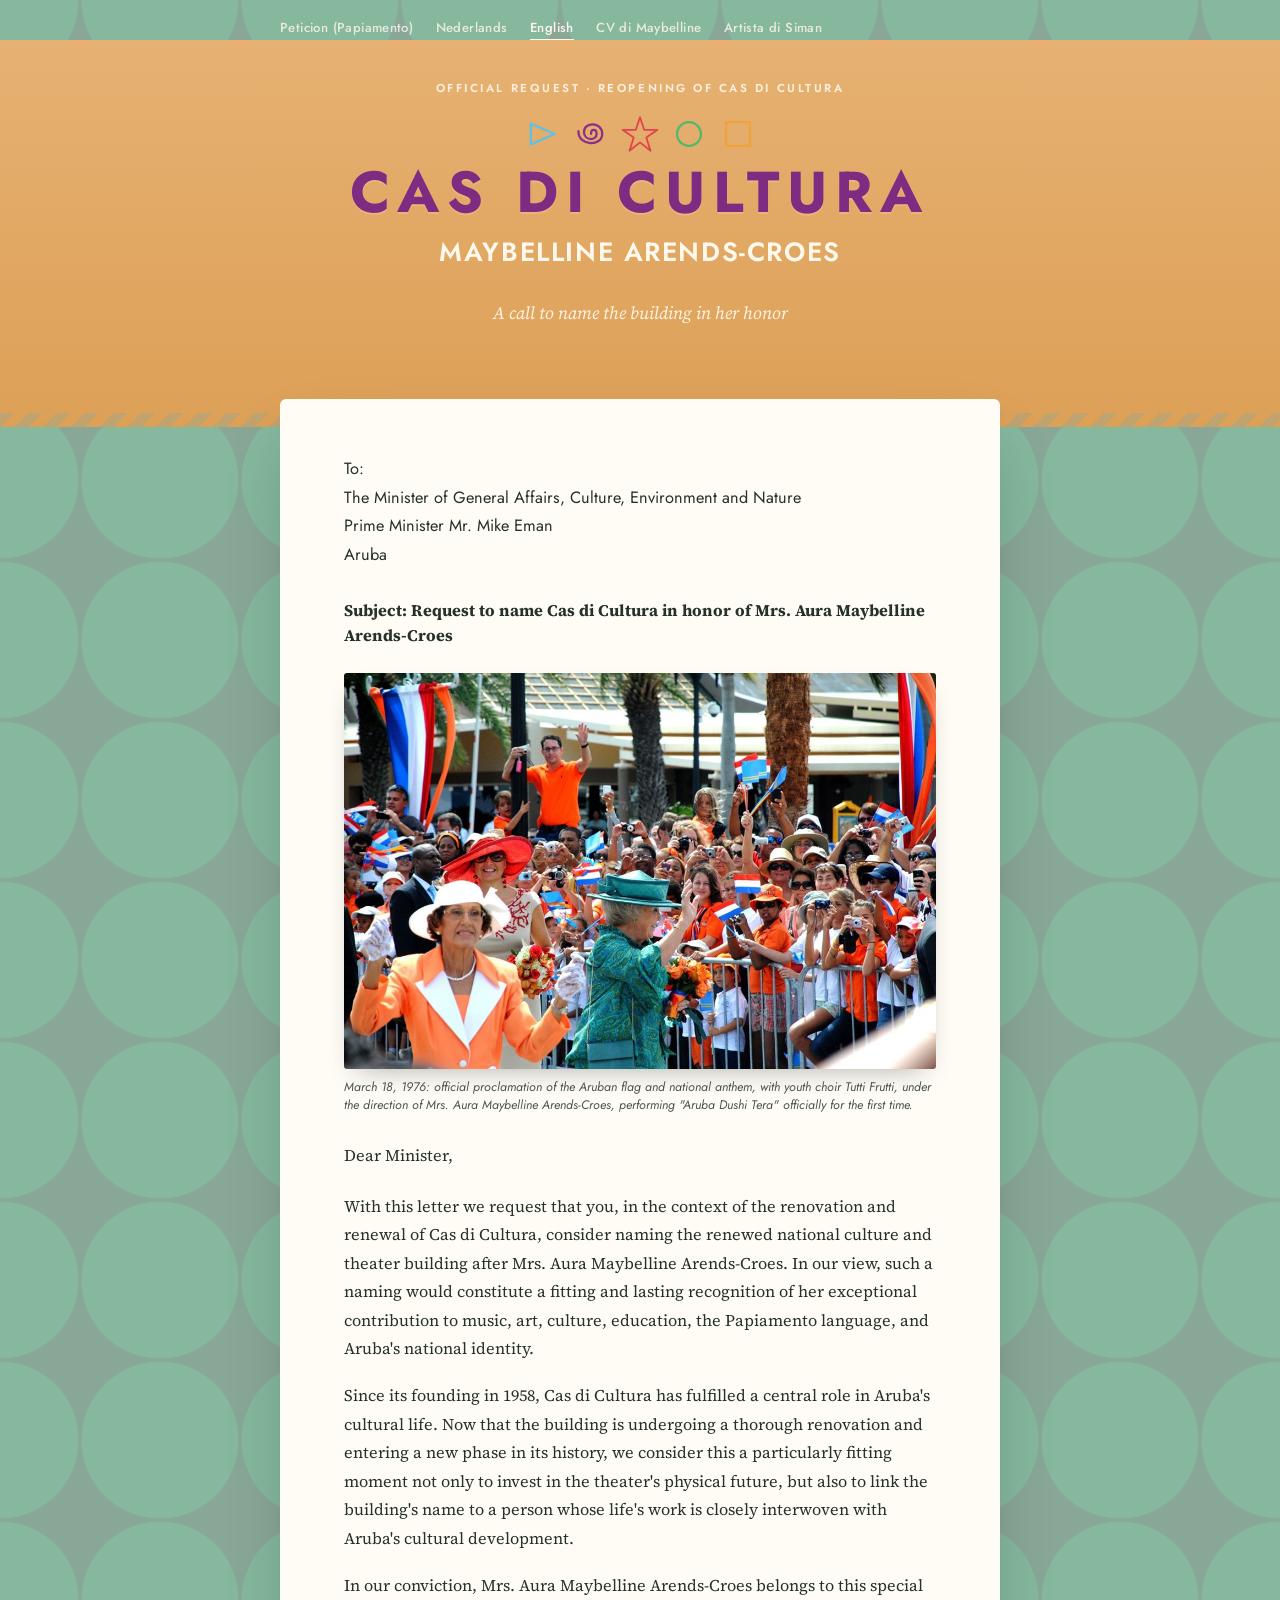
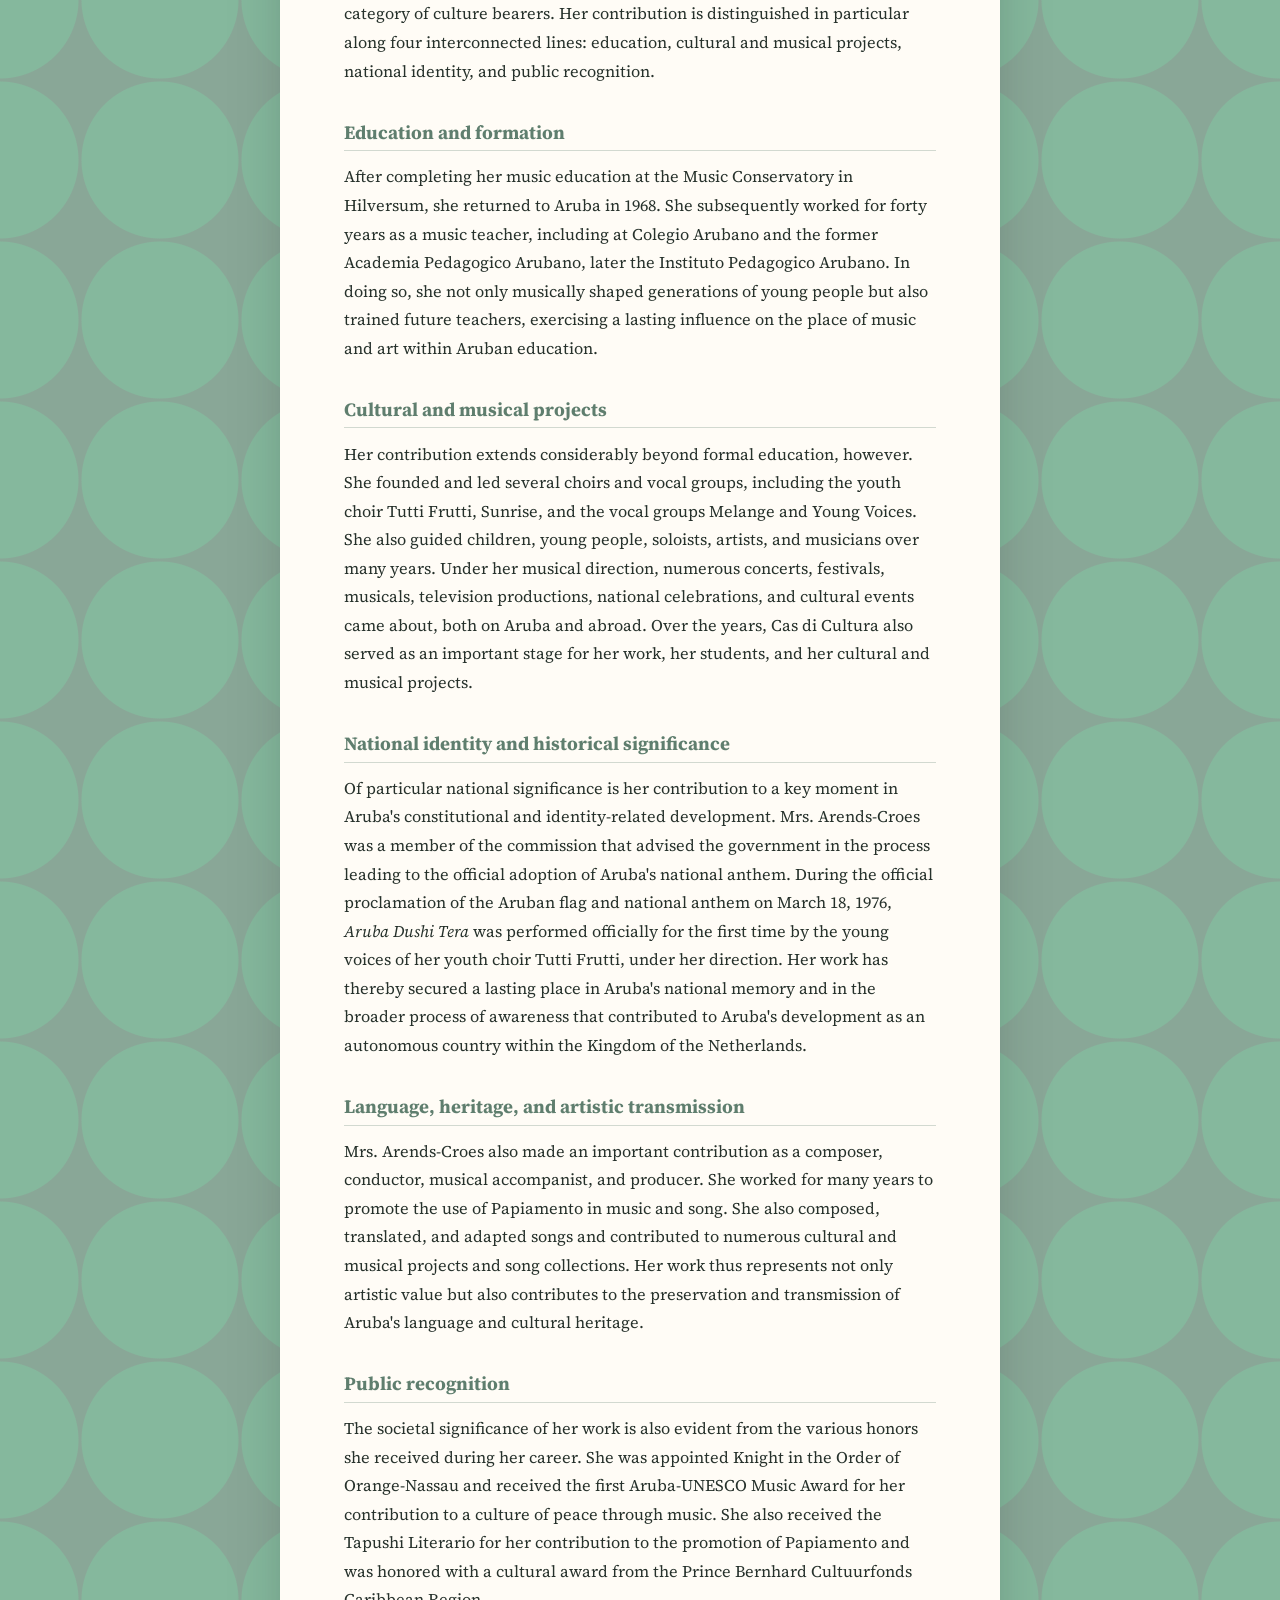
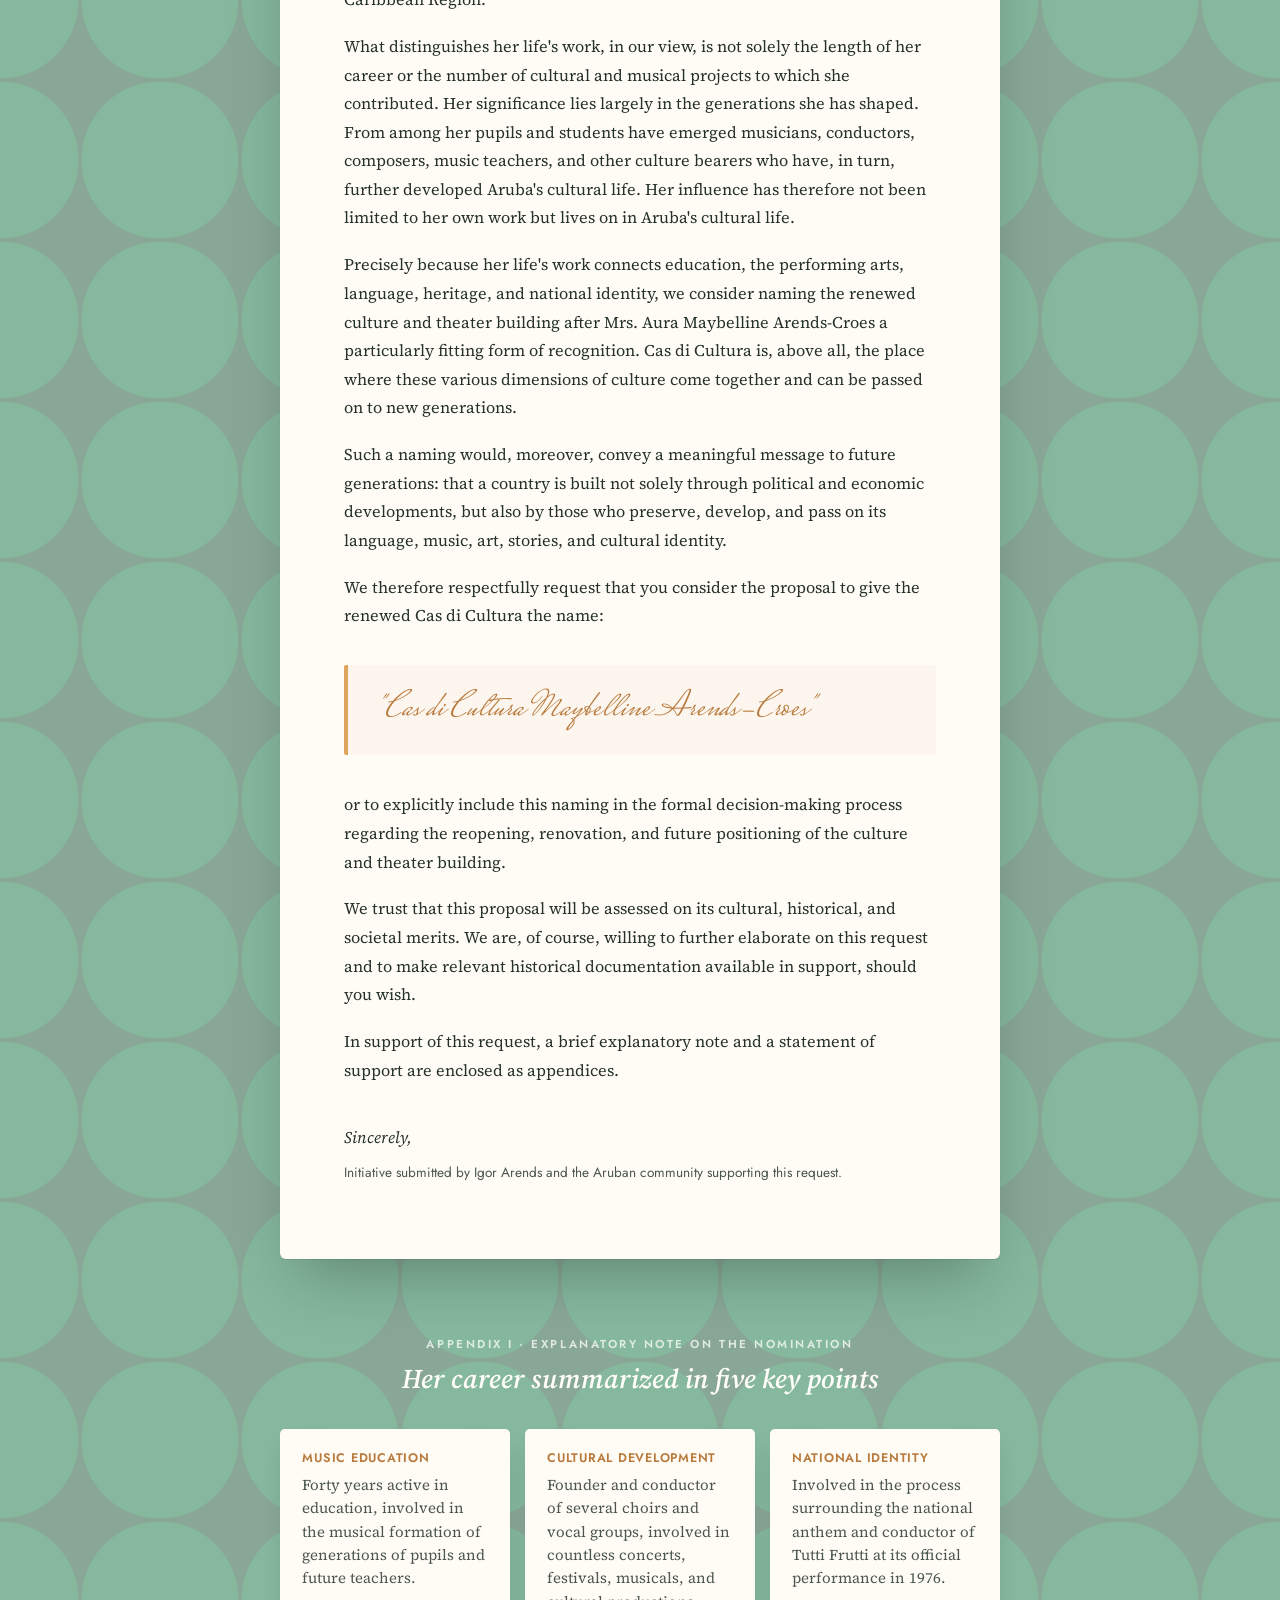
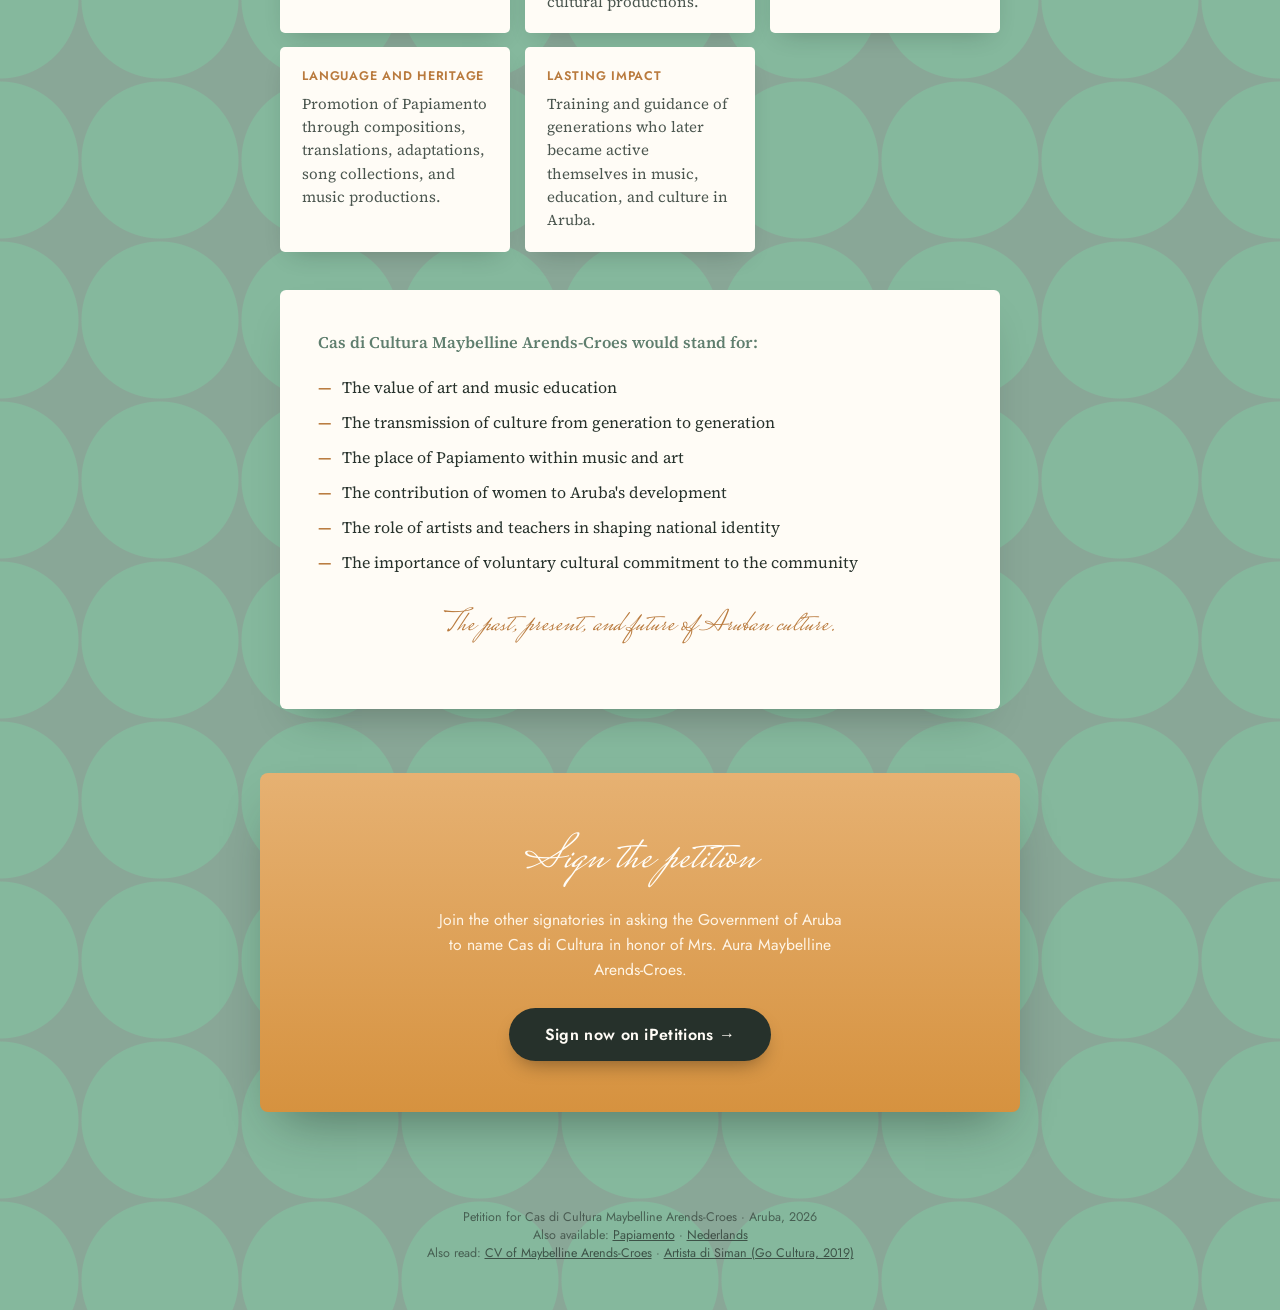
<file: index-en.html>
<!DOCTYPE html>
<html lang="en">
<head>
<meta charset="UTF-8">
<meta name="viewport" content="width=device-width, initial-scale=1.0">
<title>Cas di Cultura Maybelline Arends-Croes — Petition (English)</title>
<meta name="description" content="Petition to name Cas di Cultura, Aruba, in honor of Mrs. Aura Maybelline Arends-Croes.">
<link rel="preconnect" href="https://fonts.googleapis.com">
<link rel="preconnect" href="https://fonts.gstatic.com" crossorigin>
<link href="https://fonts.googleapis.com/css2?family=Mrs+Saint+Delafield&family=Source+Serif+4:ital,opsz,wght@0,8..60,400;0,8..60,500;0,8..60,600;0,8..60,700;1,8..60,400&family=Jost:wght@300;400;500;600;700&display=swap" rel="stylesheet">
<link rel="stylesheet" href="style.css">
</head>
<body>

<nav class="sitenav">
  <a href="index.html">Peticion (Papiamento)</a>
  <a href="index-nl.html">Nederlands</a>
  <a class="current" href="index-en.html">English</a>
  <a href="cv.html">CV di Maybelline</a>
  <a href="artista-di-siman.html">Artista di Siman</a>
</nav>

<header class="hero">
  <div class="eyebrow">Official Request · Reopening of Cas di Cultura</div>

  <div class="logo-lockup">
    <div class="logo-icons" aria-hidden="true">
      <svg viewBox="0 0 60 60"><polygon points="14,15 48,30 14,45" fill="none" stroke="#5EC1E6" stroke-width="3.2" stroke-linejoin="round"/></svg>
      <svg viewBox="0 0 60 60"><path d="M30,30 C30,22 38,22 38,30 C38,40 20,40 20,27 C20,12 46,12 46,30 C46,48 12,48 12,26" fill="none" stroke="#8B2E89" stroke-width="3.2" stroke-linecap="round"/></svg>
      <svg viewBox="0 0 60 60"><polygon points="30,6 36,24 55,24 39,35 45,54 30,42 15,54 21,35 5,24 24,24" fill="none" stroke="#E2434F" stroke-width="2.6" stroke-linejoin="round"/></svg>
      <svg viewBox="0 0 60 60"><circle cx="30" cy="30" r="17" fill="none" stroke="#4FB96C" stroke-width="3.2"/></svg>
      <svg viewBox="0 0 60 60"><rect x="13" y="13" width="34" height="34" fill="none" stroke="#F0A23C" stroke-width="3.2"/></svg>
    </div>
    <span class="logo-name">CAS DI CULTURA</span>
  </div>

  <div class="full-name">MAYBELLINE ARENDS-CROES</div>
  <p class="subline">A call to name the building in her honor</p>
</header>

<main>
  <article class="card">
    <div class="letterhead">
      <p>To:</p>
      <p>The Minister of General Affairs, Culture, Environment and Nature</p>
      <p>Prime Minister Mr. Mike Eman</p>
      <p>Aruba</p>
    </div>

    <p class="ref">Subject: Request to name Cas di Cultura in honor of Mrs. Aura Maybelline Arends-Croes</p>

    <figure class="photo">
      <img src="images/artista/inauguracion-himno-bandera-publico.jpg" alt="Crowd during the official proclamation of Aruba's national anthem and flag, March 18, 1976">
      <figcaption>March 18, 1976: official proclamation of the Aruban flag and national anthem, with youth choir Tutti Frutti, under the direction of Mrs. Aura Maybelline Arends-Croes, performing "Aruba Dushi Tera" officially for the first time.</figcaption>
    </figure>

    <p class="salutation">Dear Minister,</p>

    <p>With this letter we request that you, in the context of the renovation and renewal of Cas di Cultura, consider naming the renewed national culture and theater building after Mrs. Aura Maybelline Arends-Croes. In our view, such a naming would constitute a fitting and lasting recognition of her exceptional contribution to music, art, culture, education, the Papiamento language, and Aruba's national identity.</p>

    <p>Since its founding in 1958, Cas di Cultura has fulfilled a central role in Aruba's cultural life. Now that the building is undergoing a thorough renovation and entering a new phase in its history, we consider this a particularly fitting moment not only to invest in the theater's physical future, but also to link the building's name to a person whose life's work is closely interwoven with Aruba's cultural development.</p>

    <p>In our conviction, Mrs. Aura Maybelline Arends-Croes belongs to this special category of culture bearers. Her contribution is distinguished in particular along four interconnected lines: education, cultural and musical projects, national identity, and public recognition.</p>

    <h2 class="section">Education and formation</h2>
    <p>After completing her music education at the Music Conservatory in Hilversum, she returned to Aruba in 1968. She subsequently worked for forty years as a music teacher, including at Colegio Arubano and the former Academia Pedagogico Arubano, later the Instituto Pedagogico Arubano. In doing so, she not only musically shaped generations of young people but also trained future teachers, exercising a lasting influence on the place of music and art within Aruban education.</p>

    <h2 class="section">Cultural and musical projects</h2>
    <p>Her contribution extends considerably beyond formal education, however. She founded and led several choirs and vocal groups, including the youth choir Tutti Frutti, Sunrise, and the vocal groups Melange and Young Voices. She also guided children, young people, soloists, artists, and musicians over many years. Under her musical direction, numerous concerts, festivals, musicals, television productions, national celebrations, and cultural events came about, both on Aruba and abroad. Over the years, Cas di Cultura also served as an important stage for her work, her students, and her cultural and musical projects.</p>

    <h2 class="section">National identity and historical significance</h2>
    <p>Of particular national significance is her contribution to a key moment in Aruba's constitutional and identity-related development. Mrs. Arends-Croes was a member of the commission that advised the government in the process leading to the official adoption of Aruba's national anthem. During the official proclamation of the Aruban flag and national anthem on March 18, 1976, <em>Aruba Dushi Tera</em> was performed officially for the first time by the young voices of her youth choir Tutti Frutti, under her direction. Her work has thereby secured a lasting place in Aruba's national memory and in the broader process of awareness that contributed to Aruba's development as an autonomous country within the Kingdom of the Netherlands.</p>

    <h2 class="section">Language, heritage, and artistic transmission</h2>
    <p>Mrs. Arends-Croes also made an important contribution as a composer, conductor, musical accompanist, and producer. She worked for many years to promote the use of Papiamento in music and song. She also composed, translated, and adapted songs and contributed to numerous cultural and musical projects and song collections. Her work thus represents not only artistic value but also contributes to the preservation and transmission of Aruba's language and cultural heritage.</p>

    <h2 class="section">Public recognition</h2>
    <p>The societal significance of her work is also evident from the various honors she received during her career. She was appointed Knight in the Order of Orange-Nassau and received the first Aruba-UNESCO Music Award for her contribution to a culture of peace through music. She also received the Tapushi Literario for her contribution to the promotion of Papiamento and was honored with a cultural award from the Prince Bernhard Cultuurfonds Caribbean Region.</p>

    <p>What distinguishes her life's work, in our view, is not solely the length of her career or the number of cultural and musical projects to which she contributed. Her significance lies largely in the generations she has shaped. From among her pupils and students have emerged musicians, conductors, composers, music teachers, and other culture bearers who have, in turn, further developed Aruba's cultural life. Her influence has therefore not been limited to her own work but lives on in Aruba's cultural life.</p>

    <p>Precisely because her life's work connects education, the performing arts, language, heritage, and national identity, we consider naming the renewed culture and theater building after Mrs. Aura Maybelline Arends-Croes a particularly fitting form of recognition. Cas di Cultura is, above all, the place where these various dimensions of culture come together and can be passed on to new generations.</p>

    <p>Such a naming would, moreover, convey a meaningful message to future generations: that a country is built not solely through political and economic developments, but also by those who preserve, develop, and pass on its language, music, art, stories, and cultural identity.</p>

    <p>We therefore respectfully request that you consider the proposal to give the renewed Cas di Cultura the name:</p>

    <div class="pullquote">"Cas di Cultura Maybelline Arends-Croes"</div>

    <p>or to explicitly include this naming in the formal decision-making process regarding the reopening, renovation, and future positioning of the culture and theater building.</p>

    <p>We trust that this proposal will be assessed on its cultural, historical, and societal merits. We are, of course, willing to further elaborate on this request and to make relevant historical documentation available in support, should you wish.</p>

    <p>In support of this request, a brief explanatory note and a statement of support are enclosed as appendices.</p>

    <div class="signoff">
      <p class="valediction">Sincerely,</p>
      <p class="org-note">Initiative submitted by Igor Arends and the Aruban community supporting this request.</p>
    </div>
  </article>
</main>

<section class="annex">
  <div class="annex-intro">
    <div class="eyebrow">Appendix I · Explanatory note on the nomination</div>
    <h3>Her career summarized in five key points</h3>
  </div>

  <div class="grid">
    <div class="tile">
      <span class="area">Music education</span>
      <p>Forty years active in education, involved in the musical formation of generations of pupils and future teachers.</p>
    </div>
    <div class="tile">
      <span class="area">Cultural development</span>
      <p>Founder and conductor of several choirs and vocal groups, involved in countless concerts, festivals, musicals, and cultural productions.</p>
    </div>
    <div class="tile">
      <span class="area">National identity</span>
      <p>Involved in the process surrounding the national anthem and conductor of Tutti Frutti at its official performance in 1976.</p>
    </div>
    <div class="tile">
      <span class="area">Language and heritage</span>
      <p>Promotion of Papiamento through compositions, translations, adaptations, song collections, and music productions.</p>
    </div>
    <div class="tile">
      <span class="area">Lasting impact</span>
      <p>Training and guidance of generations who later became active themselves in music, education, and culture in Aruba.</p>
    </div>
  </div>

  <div class="stands-for">
    <p class="lead">Cas di Cultura Maybelline Arends-Croes would stand for:</p>
    <ul>
      <li>The value of art and music education</li>
      <li>The transmission of culture from generation to generation</li>
      <li>The place of Papiamento within music and art</li>
      <li>The contribution of women to Aruba's development</li>
      <li>The role of artists and teachers in shaping national identity</li>
      <li>The importance of voluntary cultural commitment to the community</li>
    </ul>
    <p class="closing-line">The past, present, and future of Aruban culture.</p>
  </div>
</section>

<section class="cta">
  <div class="cta-box">
    <h3>Sign the petition</h3>
    <p>Join the other signatories in asking the Government of Aruba to name Cas di Cultura in honor of Mrs. Aura Maybelline Arends-Croes.</p>
    <a class="btn" href="https://www.ipetitions.com/p/cas-di-cultura-maybelline-arends-croes/" target="_blank" rel="noopener">Sign now on iPetitions →</a>
  </div>
</section>

<footer>
  Petition for Cas di Cultura Maybelline Arends-Croes · Aruba, 2026<br>
  Also available: <a href="index.html">Papiamento</a> · <a href="index-nl.html">Nederlands</a><br>
  Also read: <a href="cv.html">CV of Maybelline Arends-Croes</a> · <a href="artista-di-siman.html">Artista di Siman (Go Cultura, 2019)</a>
</footer>

</body>
</html>
</file>
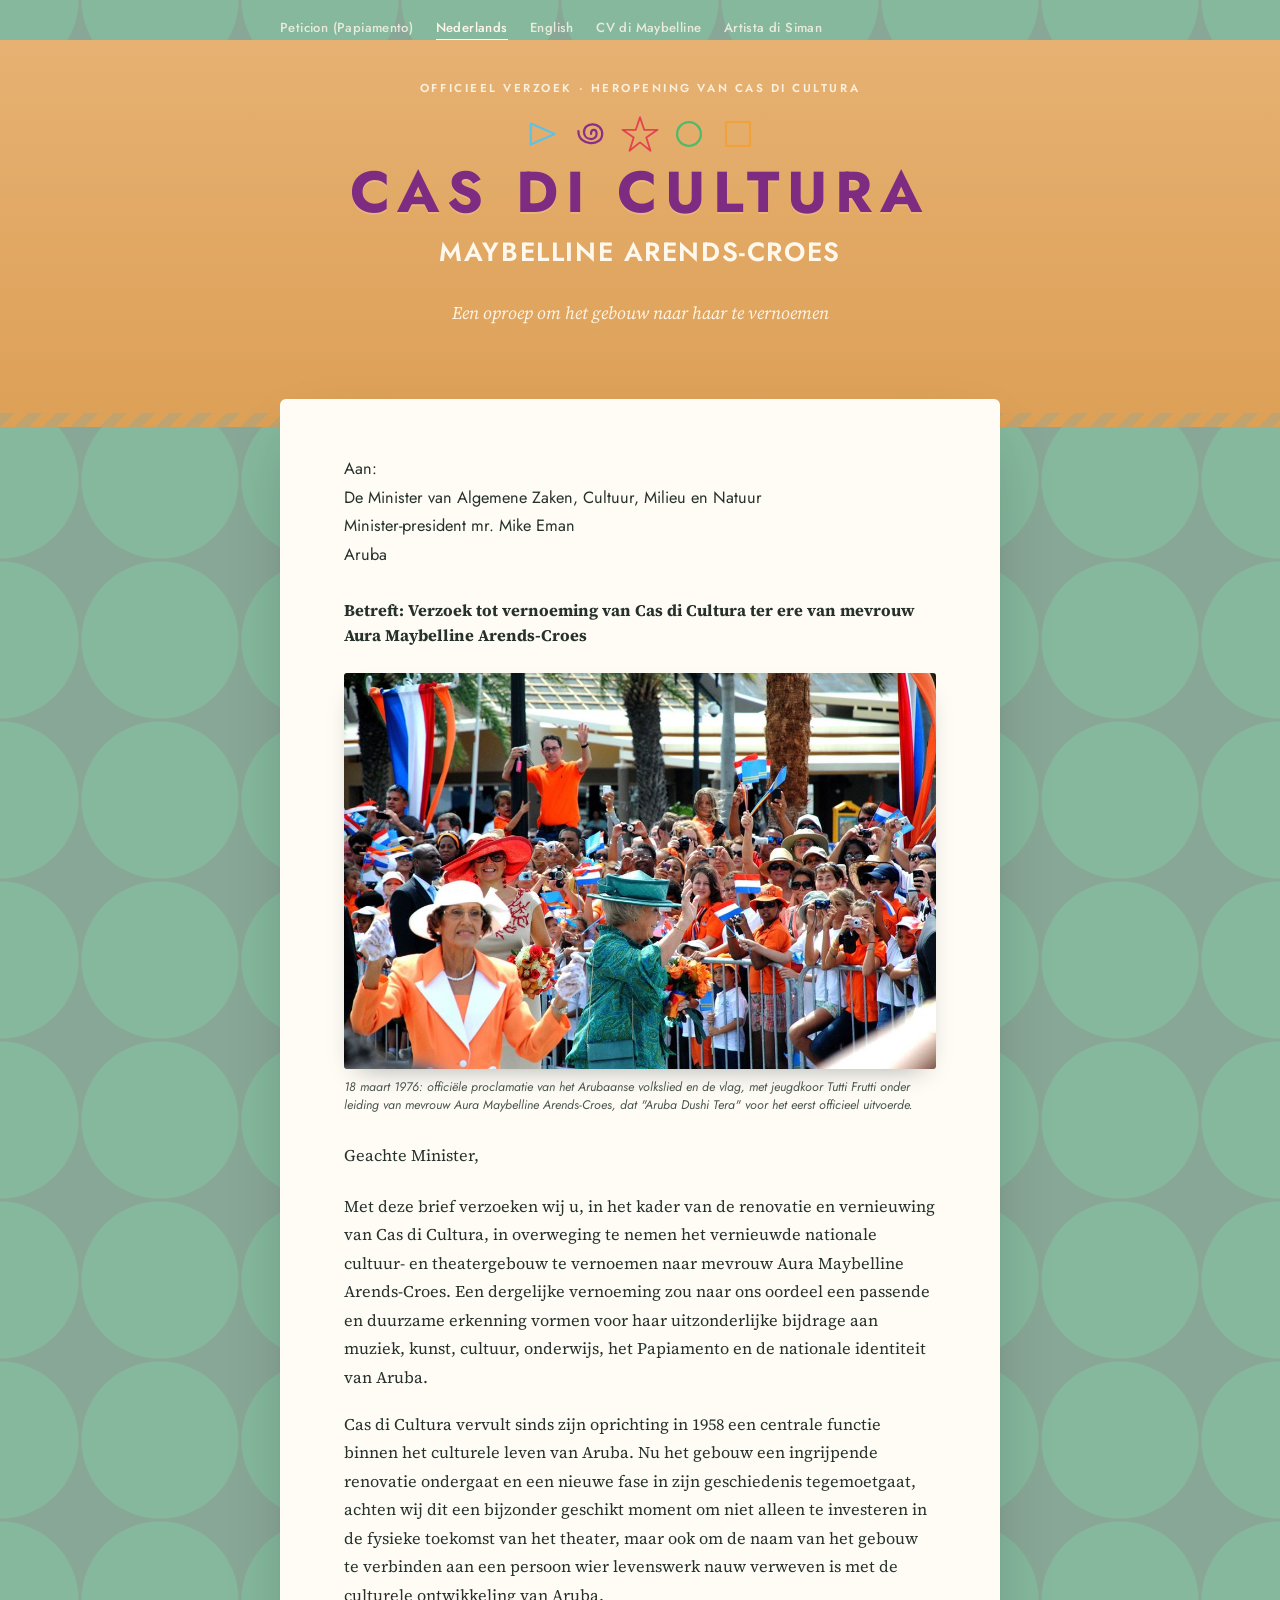
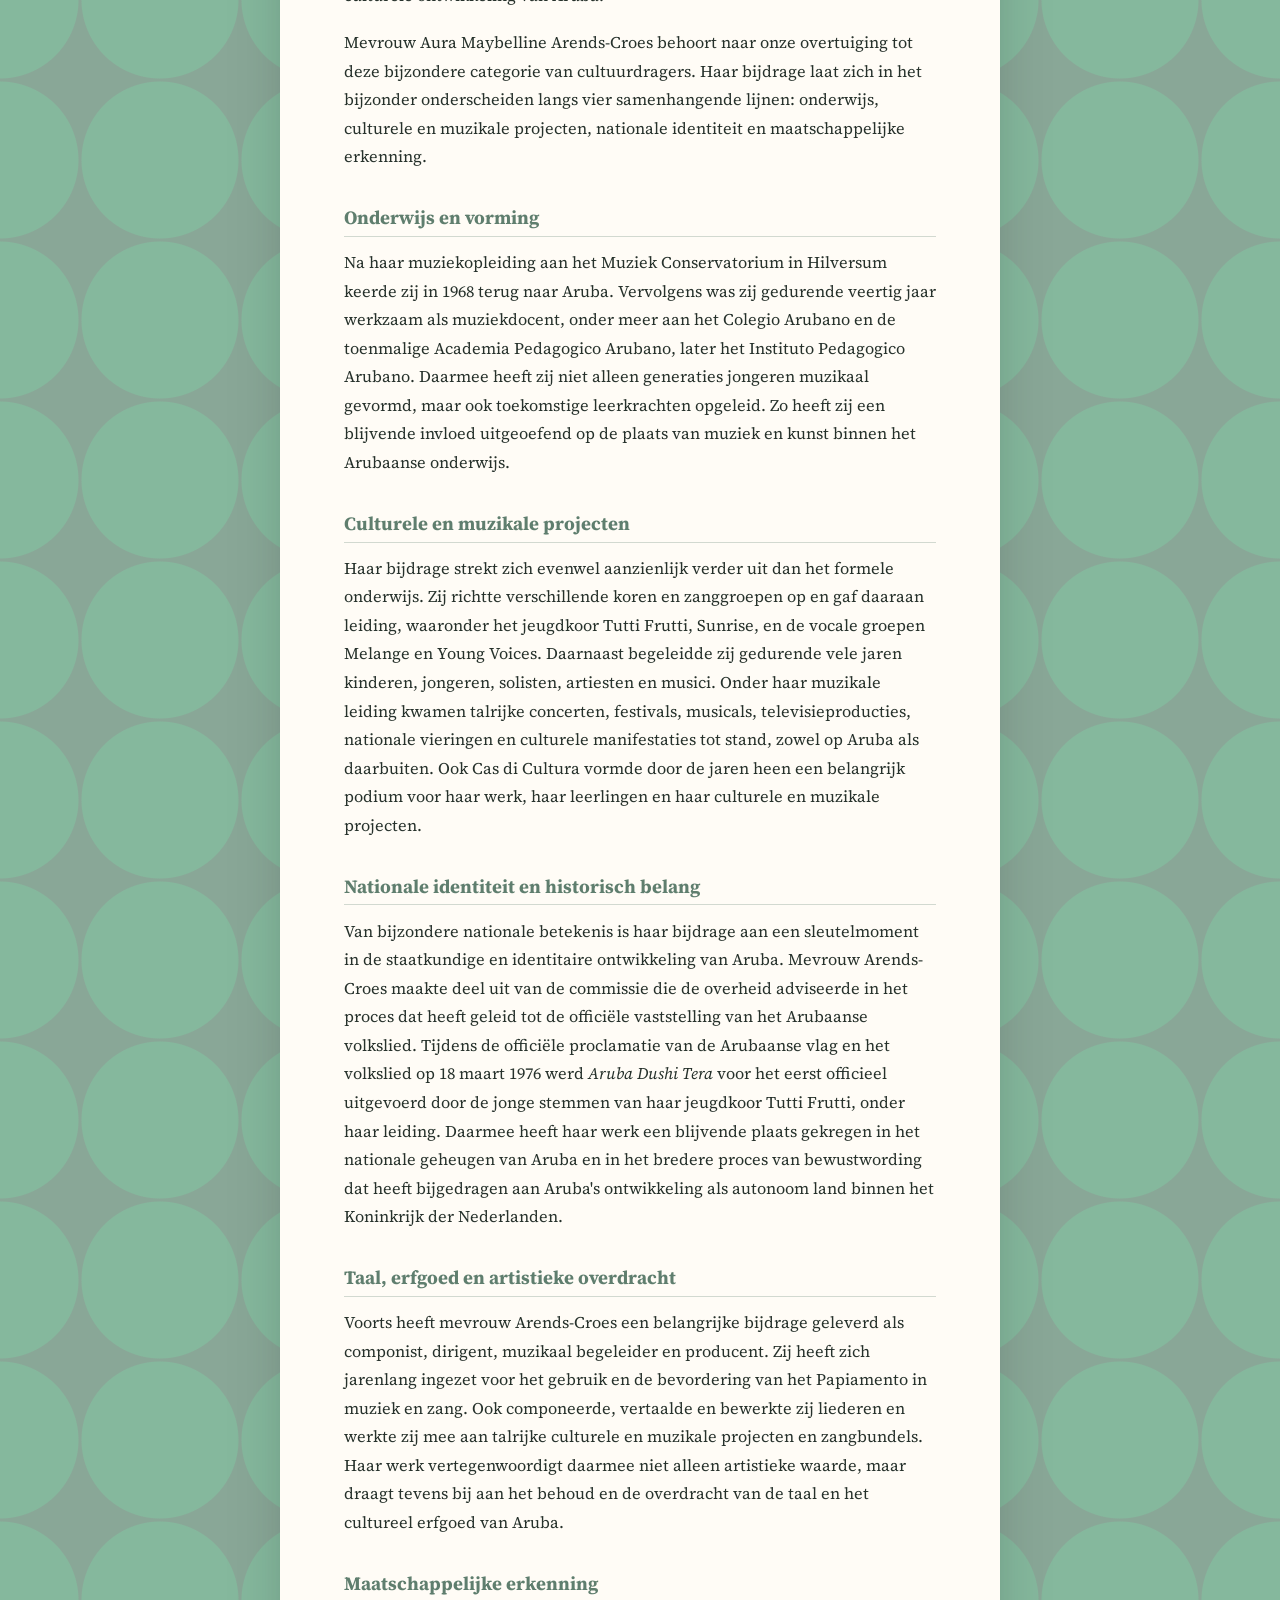
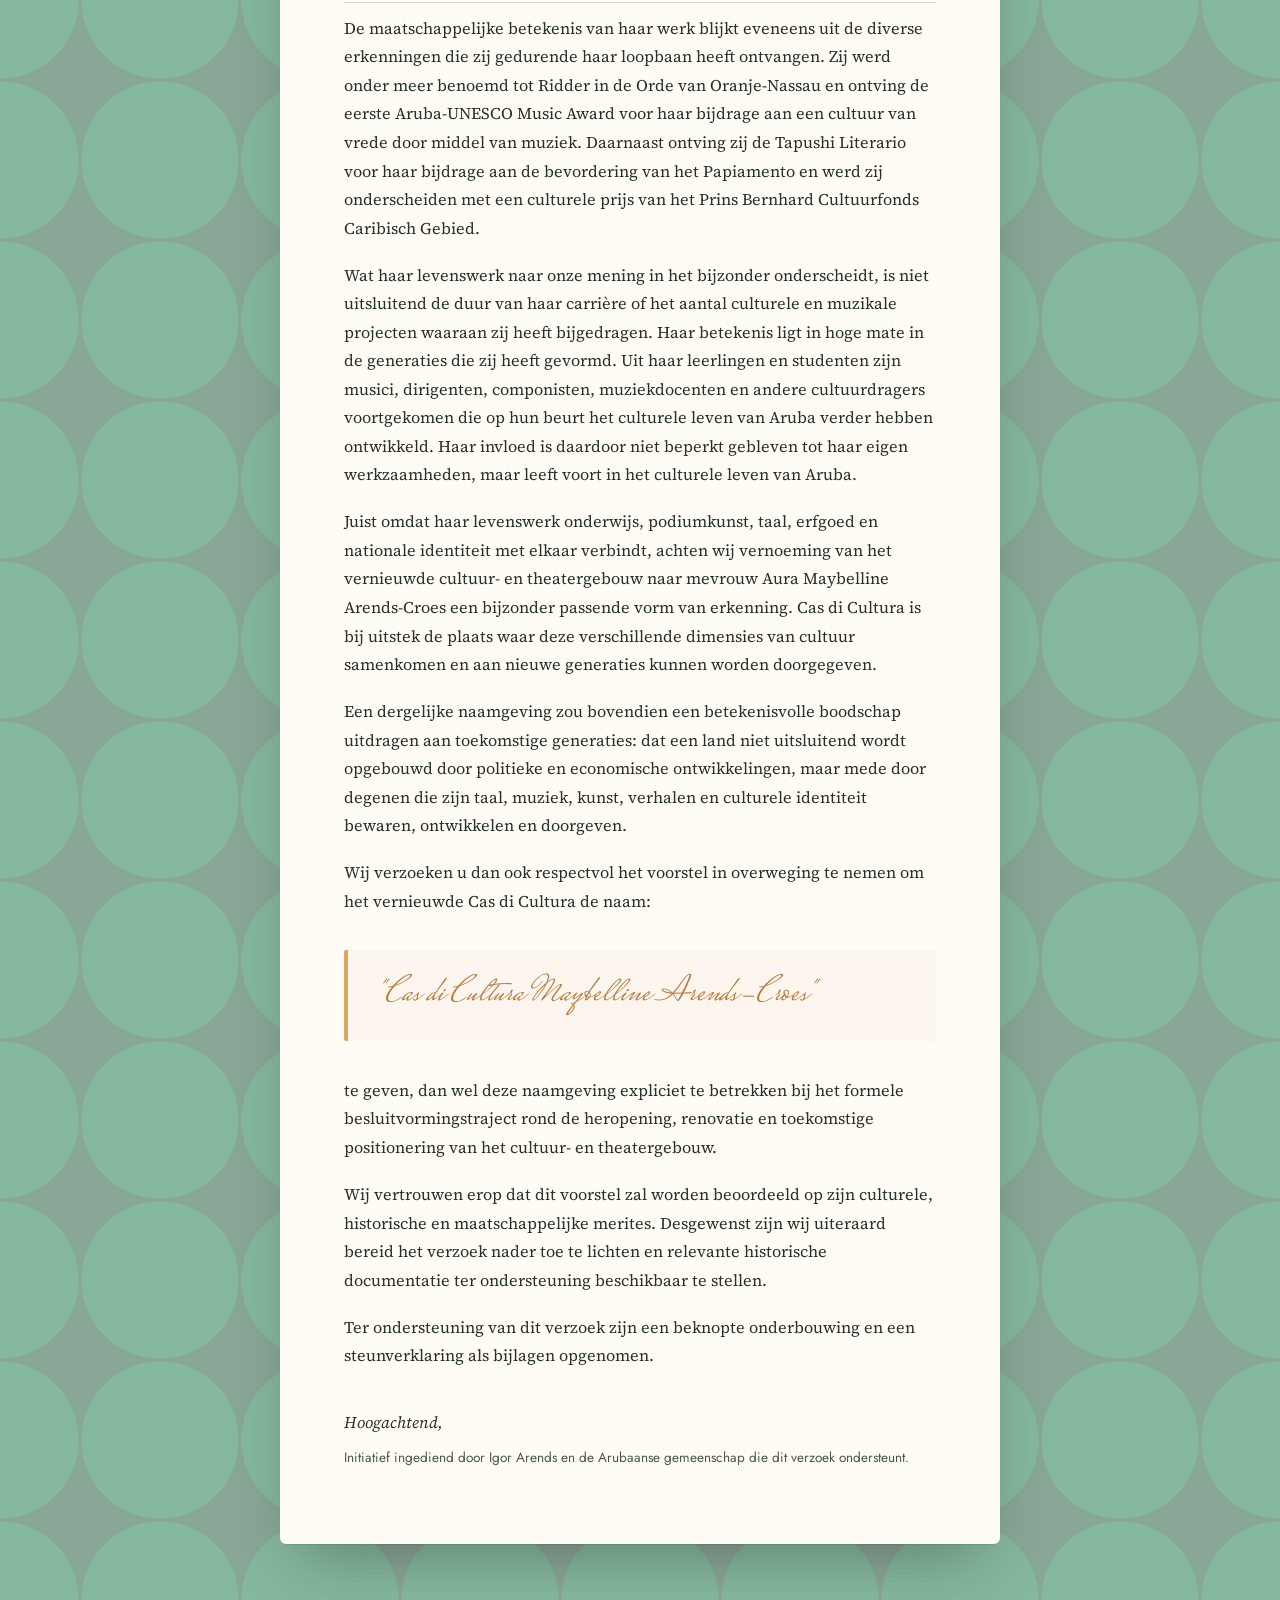
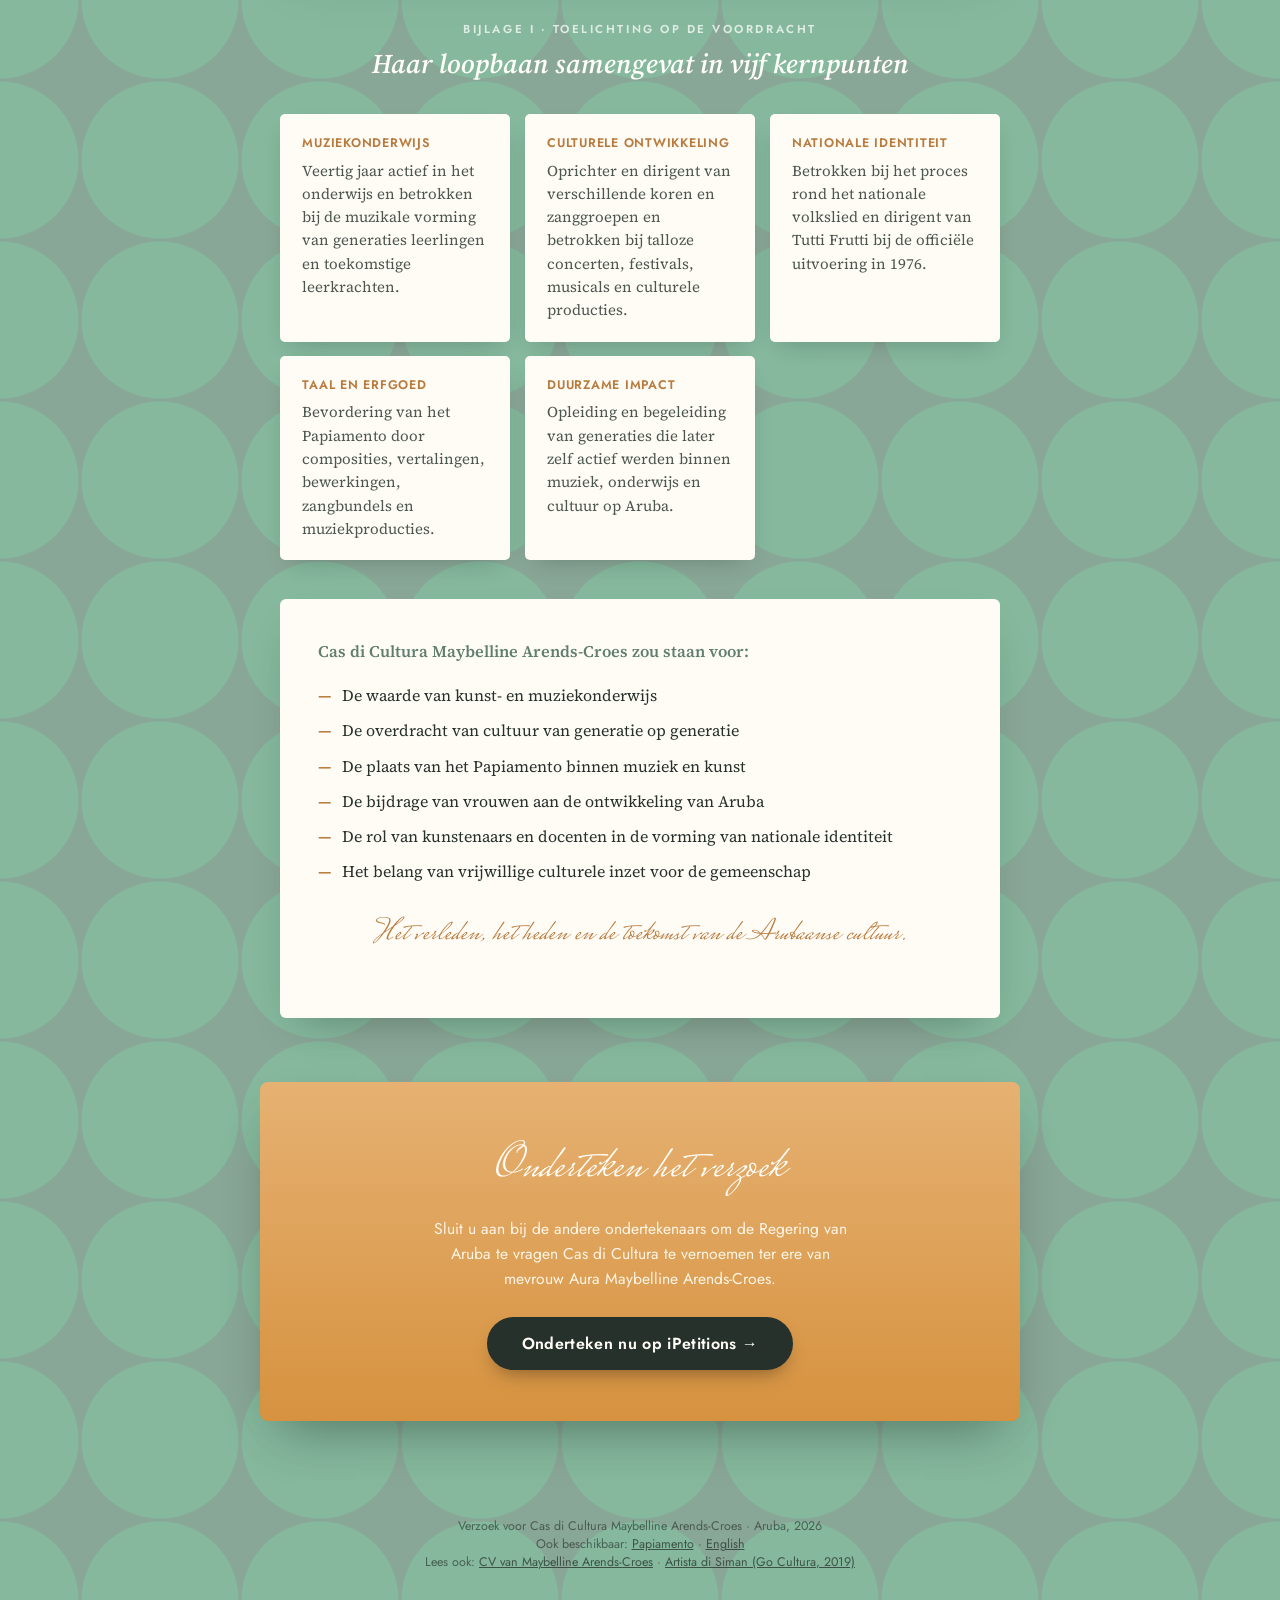
<file: index-nl.html>
<!DOCTYPE html>
<html lang="nl">
<head>
<meta charset="UTF-8">
<meta name="viewport" content="width=device-width, initial-scale=1.0">
<title>Cas di Cultura Maybelline Arends-Croes — Verzoek (Nederlands)</title>
<meta name="description" content="Verzoek om Cas di Cultura, Aruba, te vernoemen ter ere van mevrouw Aura Maybelline Arends-Croes.">
<link rel="preconnect" href="https://fonts.googleapis.com">
<link rel="preconnect" href="https://fonts.gstatic.com" crossorigin>
<link href="https://fonts.googleapis.com/css2?family=Mrs+Saint+Delafield&family=Source+Serif+4:ital,opsz,wght@0,8..60,400;0,8..60,500;0,8..60,600;0,8..60,700;1,8..60,400&family=Jost:wght@300;400;500;600;700&display=swap" rel="stylesheet">
<link rel="stylesheet" href="style.css">
</head>
<body>

<nav class="sitenav">
  <a href="index.html">Peticion (Papiamento)</a>
  <a class="current" href="index-nl.html">Nederlands</a>
  <a href="index-en.html">English</a>
  <a href="cv.html">CV di Maybelline</a>
  <a href="artista-di-siman.html">Artista di Siman</a>
</nav>

<header class="hero">
  <div class="eyebrow">Officieel Verzoek · Heropening van Cas di Cultura</div>

  <div class="logo-lockup">
    <div class="logo-icons" aria-hidden="true">
      <svg viewBox="0 0 60 60"><polygon points="14,15 48,30 14,45" fill="none" stroke="#5EC1E6" stroke-width="3.2" stroke-linejoin="round"/></svg>
      <svg viewBox="0 0 60 60"><path d="M30,30 C30,22 38,22 38,30 C38,40 20,40 20,27 C20,12 46,12 46,30 C46,48 12,48 12,26" fill="none" stroke="#8B2E89" stroke-width="3.2" stroke-linecap="round"/></svg>
      <svg viewBox="0 0 60 60"><polygon points="30,6 36,24 55,24 39,35 45,54 30,42 15,54 21,35 5,24 24,24" fill="none" stroke="#E2434F" stroke-width="2.6" stroke-linejoin="round"/></svg>
      <svg viewBox="0 0 60 60"><circle cx="30" cy="30" r="17" fill="none" stroke="#4FB96C" stroke-width="3.2"/></svg>
      <svg viewBox="0 0 60 60"><rect x="13" y="13" width="34" height="34" fill="none" stroke="#F0A23C" stroke-width="3.2"/></svg>
    </div>
    <span class="logo-name">CAS DI CULTURA</span>
  </div>

  <div class="full-name">MAYBELLINE ARENDS-CROES</div>
  <p class="subline">Een oproep om het gebouw naar haar te vernoemen</p>
</header>

<main>
  <article class="card">
    <div class="letterhead">
      <p>Aan:</p>
      <p>De Minister van Algemene Zaken, Cultuur, Milieu en Natuur</p>
      <p>Minister-president mr. Mike Eman</p>
      <p>Aruba</p>
    </div>

    <p class="ref">Betreft: Verzoek tot vernoeming van Cas di Cultura ter ere van mevrouw Aura Maybelline Arends-Croes</p>

    <figure class="photo">
      <img src="images/artista/inauguracion-himno-bandera-publico.jpg" alt="Menigte tijdens de officiële proclamatie van het Arubaanse volkslied en de vlag, 18 maart 1976">
      <figcaption>18 maart 1976: officiële proclamatie van het Arubaanse volkslied en de vlag, met jeugdkoor Tutti Frutti onder leiding van mevrouw Aura Maybelline Arends-Croes, dat "Aruba Dushi Tera" voor het eerst officieel uitvoerde.</figcaption>
    </figure>

    <p class="salutation">Geachte Minister,</p>

    <p>Met deze brief verzoeken wij u, in het kader van de renovatie en vernieuwing van Cas di Cultura, in overweging te nemen het vernieuwde nationale cultuur- en theatergebouw te vernoemen naar mevrouw Aura Maybelline Arends-Croes. Een dergelijke vernoeming zou naar ons oordeel een passende en duurzame erkenning vormen voor haar uitzonderlijke bijdrage aan muziek, kunst, cultuur, onderwijs, het Papiamento en de nationale identiteit van Aruba.</p>

    <p>Cas di Cultura vervult sinds zijn oprichting in 1958 een centrale functie binnen het culturele leven van Aruba. Nu het gebouw een ingrijpende renovatie ondergaat en een nieuwe fase in zijn geschiedenis tegemoetgaat, achten wij dit een bijzonder geschikt moment om niet alleen te investeren in de fysieke toekomst van het theater, maar ook om de naam van het gebouw te verbinden aan een persoon wier levenswerk nauw verweven is met de culturele ontwikkeling van Aruba.</p>

    <p>Mevrouw Aura Maybelline Arends-Croes behoort naar onze overtuiging tot deze bijzondere categorie van cultuurdragers. Haar bijdrage laat zich in het bijzonder onderscheiden langs vier samenhangende lijnen: onderwijs, culturele en muzikale projecten, nationale identiteit en maatschappelijke erkenning.</p>

    <h2 class="section">Onderwijs en vorming</h2>
    <p>Na haar muziekopleiding aan het Muziek Conservatorium in Hilversum keerde zij in 1968 terug naar Aruba. Vervolgens was zij gedurende veertig jaar werkzaam als muziekdocent, onder meer aan het Colegio Arubano en de toenmalige Academia Pedagogico Arubano, later het Instituto Pedagogico Arubano. Daarmee heeft zij niet alleen generaties jongeren muzikaal gevormd, maar ook toekomstige leerkrachten opgeleid. Zo heeft zij een blijvende invloed uitgeoefend op de plaats van muziek en kunst binnen het Arubaanse onderwijs.</p>

    <h2 class="section">Culturele en muzikale projecten</h2>
    <p>Haar bijdrage strekt zich evenwel aanzienlijk verder uit dan het formele onderwijs. Zij richtte verschillende koren en zanggroepen op en gaf daaraan leiding, waaronder het jeugdkoor Tutti Frutti, Sunrise, en de vocale groepen Melange en Young Voices. Daarnaast begeleidde zij gedurende vele jaren kinderen, jongeren, solisten, artiesten en musici. Onder haar muzikale leiding kwamen talrijke concerten, festivals, musicals, televisieproducties, nationale vieringen en culturele manifestaties tot stand, zowel op Aruba als daarbuiten. Ook Cas di Cultura vormde door de jaren heen een belangrijk podium voor haar werk, haar leerlingen en haar culturele en muzikale projecten.</p>

    <h2 class="section">Nationale identiteit en historisch belang</h2>
    <p>Van bijzondere nationale betekenis is haar bijdrage aan een sleutelmoment in de staatkundige en identitaire ontwikkeling van Aruba. Mevrouw Arends-Croes maakte deel uit van de commissie die de overheid adviseerde in het proces dat heeft geleid tot de officiële vaststelling van het Arubaanse volkslied. Tijdens de officiële proclamatie van de Arubaanse vlag en het volkslied op 18 maart 1976 werd <em>Aruba Dushi Tera</em> voor het eerst officieel uitgevoerd door de jonge stemmen van haar jeugdkoor Tutti Frutti, onder haar leiding. Daarmee heeft haar werk een blijvende plaats gekregen in het nationale geheugen van Aruba en in het bredere proces van bewustwording dat heeft bijgedragen aan Aruba's ontwikkeling als autonoom land binnen het Koninkrijk der Nederlanden.</p>

    <h2 class="section">Taal, erfgoed en artistieke overdracht</h2>
    <p>Voorts heeft mevrouw Arends-Croes een belangrijke bijdrage geleverd als componist, dirigent, muzikaal begeleider en producent. Zij heeft zich jarenlang ingezet voor het gebruik en de bevordering van het Papiamento in muziek en zang. Ook componeerde, vertaalde en bewerkte zij liederen en werkte zij mee aan talrijke culturele en muzikale projecten en zangbundels. Haar werk vertegenwoordigt daarmee niet alleen artistieke waarde, maar draagt tevens bij aan het behoud en de overdracht van de taal en het cultureel erfgoed van Aruba.</p>

    <h2 class="section">Maatschappelijke erkenning</h2>
    <p>De maatschappelijke betekenis van haar werk blijkt eveneens uit de diverse erkenningen die zij gedurende haar loopbaan heeft ontvangen. Zij werd onder meer benoemd tot Ridder in de Orde van Oranje-Nassau en ontving de eerste Aruba-UNESCO Music Award voor haar bijdrage aan een cultuur van vrede door middel van muziek. Daarnaast ontving zij de Tapushi Literario voor haar bijdrage aan de bevordering van het Papiamento en werd zij onderscheiden met een culturele prijs van het Prins Bernhard Cultuurfonds Caribisch Gebied.</p>

    <p>Wat haar levenswerk naar onze mening in het bijzonder onderscheidt, is niet uitsluitend de duur van haar carrière of het aantal culturele en muzikale projecten waaraan zij heeft bijgedragen. Haar betekenis ligt in hoge mate in de generaties die zij heeft gevormd. Uit haar leerlingen en studenten zijn musici, dirigenten, componisten, muziekdocenten en andere cultuurdragers voortgekomen die op hun beurt het culturele leven van Aruba verder hebben ontwikkeld. Haar invloed is daardoor niet beperkt gebleven tot haar eigen werkzaamheden, maar leeft voort in het culturele leven van Aruba.</p>

    <p>Juist omdat haar levenswerk onderwijs, podiumkunst, taal, erfgoed en nationale identiteit met elkaar verbindt, achten wij vernoeming van het vernieuwde cultuur- en theatergebouw naar mevrouw Aura Maybelline Arends-Croes een bijzonder passende vorm van erkenning. Cas di Cultura is bij uitstek de plaats waar deze verschillende dimensies van cultuur samenkomen en aan nieuwe generaties kunnen worden doorgegeven.</p>

    <p>Een dergelijke naamgeving zou bovendien een betekenisvolle boodschap uitdragen aan toekomstige generaties: dat een land niet uitsluitend wordt opgebouwd door politieke en economische ontwikkelingen, maar mede door degenen die zijn taal, muziek, kunst, verhalen en culturele identiteit bewaren, ontwikkelen en doorgeven.</p>

    <p>Wij verzoeken u dan ook respectvol het voorstel in overweging te nemen om het vernieuwde Cas di Cultura de naam:</p>

    <div class="pullquote">"Cas di Cultura Maybelline Arends-Croes"</div>

    <p>te geven, dan wel deze naamgeving expliciet te betrekken bij het formele besluitvormingstraject rond de heropening, renovatie en toekomstige positionering van het cultuur- en theatergebouw.</p>

    <p>Wij vertrouwen erop dat dit voorstel zal worden beoordeeld op zijn culturele, historische en maatschappelijke merites. Desgewenst zijn wij uiteraard bereid het verzoek nader toe te lichten en relevante historische documentatie ter ondersteuning beschikbaar te stellen.</p>

    <p>Ter ondersteuning van dit verzoek zijn een beknopte onderbouwing en een steunverklaring als bijlagen opgenomen.</p>

    <div class="signoff">
      <p class="valediction">Hoogachtend,</p>
      <p class="org-note">Initiatief ingediend door Igor Arends en de Arubaanse gemeenschap die dit verzoek ondersteunt.</p>
    </div>
  </article>
</main>

<section class="annex">
  <div class="annex-intro">
    <div class="eyebrow">Bijlage I · Toelichting op de voordracht</div>
    <h3>Haar loopbaan samengevat in vijf kernpunten</h3>
  </div>

  <div class="grid">
    <div class="tile">
      <span class="area">Muziekonderwijs</span>
      <p>Veertig jaar actief in het onderwijs en betrokken bij de muzikale vorming van generaties leerlingen en toekomstige leerkrachten.</p>
    </div>
    <div class="tile">
      <span class="area">Culturele ontwikkeling</span>
      <p>Oprichter en dirigent van verschillende koren en zanggroepen en betrokken bij talloze concerten, festivals, musicals en culturele producties.</p>
    </div>
    <div class="tile">
      <span class="area">Nationale identiteit</span>
      <p>Betrokken bij het proces rond het nationale volkslied en dirigent van Tutti Frutti bij de officiële uitvoering in 1976.</p>
    </div>
    <div class="tile">
      <span class="area">Taal en erfgoed</span>
      <p>Bevordering van het Papiamento door composities, vertalingen, bewerkingen, zangbundels en muziekproducties.</p>
    </div>
    <div class="tile">
      <span class="area">Duurzame impact</span>
      <p>Opleiding en begeleiding van generaties die later zelf actief werden binnen muziek, onderwijs en cultuur op Aruba.</p>
    </div>
  </div>

  <div class="stands-for">
    <p class="lead">Cas di Cultura Maybelline Arends-Croes zou staan voor:</p>
    <ul>
      <li>De waarde van kunst- en muziekonderwijs</li>
      <li>De overdracht van cultuur van generatie op generatie</li>
      <li>De plaats van het Papiamento binnen muziek en kunst</li>
      <li>De bijdrage van vrouwen aan de ontwikkeling van Aruba</li>
      <li>De rol van kunstenaars en docenten in de vorming van nationale identiteit</li>
      <li>Het belang van vrijwillige culturele inzet voor de gemeenschap</li>
    </ul>
    <p class="closing-line">Het verleden, het heden en de toekomst van de Arubaanse cultuur.</p>
  </div>
</section>

<section class="cta">
  <div class="cta-box">
    <h3>Onderteken het verzoek</h3>
    <p>Sluit u aan bij de andere ondertekenaars om de Regering van Aruba te vragen Cas di Cultura te vernoemen ter ere van mevrouw Aura Maybelline Arends-Croes.</p>
    <a class="btn" href="https://www.ipetitions.com/p/cas-di-cultura-maybelline-arends-croes/" target="_blank" rel="noopener">Onderteken nu op iPetitions →</a>
  </div>
</section>

<footer>
  Verzoek voor Cas di Cultura Maybelline Arends-Croes · Aruba, 2026<br>
  Ook beschikbaar: <a href="index.html">Papiamento</a> · <a href="index-en.html">English</a><br>
  Lees ook: <a href="cv.html">CV van Maybelline Arends-Croes</a> · <a href="artista-di-siman.html">Artista di Siman (Go Cultura, 2019)</a>
</footer>

</body>
</html>
</file>
<file: style.css>
:root{
  --orange: #E0A55C;
  --orange-deep: #B97A3D;
  --sage: #89A797;
  --sage-deep: #5F7E6E;
  --sage-line: #7B9887;
  --card: #FFFCF6;
  --ink: #26312B;
  --ink-soft: #4B564F;
  --paper-edge: rgba(38,49,43,0.10);
  --max: 760px;
}

*{ box-sizing: border-box; }
html{ scroll-behavior: smooth; }
body{
  margin:0;
  background-color: var(--sage);
  background-image:
    radial-gradient(circle at 0 0, var(--sage-line) 0, var(--sage-line) 78px, transparent 79px),
    radial-gradient(circle at 160px 0, var(--sage-line) 0, var(--sage-line) 78px, transparent 79px),
    radial-gradient(circle at 0 160px, var(--sage-line) 0, var(--sage-line) 78px, transparent 79px),
    radial-gradient(circle at 160px 160px, var(--sage-line) 0, var(--sage-line) 78px, transparent 79px);
  background-size: 160px 160px;
  background-blend-mode: overlay;
  color: var(--ink);
  font-family: 'Source Serif 4', Georgia, serif;
  -webkit-font-smoothing: antialiased;
}

a { color: var(--orange-deep); }

.eyebrow{
  font-family: 'Jost', sans-serif;
  font-size: 0.72rem;
  letter-spacing: 0.22em;
  text-transform: uppercase;
  font-weight: 600;
}

/* ---------- Top navigation ---------- */
nav.sitenav{
  max-width: var(--max);
  margin: 0 auto;
  padding: 1.1rem 1.25rem 0;
  display:flex;
  gap: 1.4rem;
  flex-wrap: wrap;
  font-family:'Jost', sans-serif;
  font-size: 0.82rem;
  font-weight: 500;
  letter-spacing: 0.03em;
  position: relative;
  z-index: 2;
}
nav.sitenav a{
  color: #FFF6E9;
  text-decoration: none;
  opacity: 0.82;
  border-bottom: 1px solid transparent;
  padding-bottom: 2px;
  transition: opacity .15s ease, border-color .15s ease;
}
nav.sitenav a:hover{ opacity: 1; border-color: rgba(255,246,233,0.6); }
nav.sitenav a.current{ opacity: 1; border-color: #FFF6E9; }

/* ---------- Header ---------- */
header.hero{
  background: var(--orange);
  background-image: linear-gradient(180deg, #E6B172 0%, #DDA057 100%);
  padding: clamp(1.5rem, 4vw, 2.5rem) 1.5rem clamp(3rem, 7vw, 5rem);
  text-align: center;
  position: relative;
  overflow: hidden;
}
header.hero::after{
  content:"";
  position:absolute; left:0; right:0; bottom:0; height:14px;
  background: repeating-linear-gradient(135deg, var(--sage) 0 10px, transparent 10px 20px);
  opacity:.35;
}
.hero-inner{ padding-top: clamp(1rem, 3vw, 2rem); }
.hero .eyebrow{ color: #FFF6E9; opacity:.9; margin-bottom: 1.1rem; }
.hero h1{
  font-family: 'Mrs Saint Delafield', cursive;
  font-weight: 400;
  font-size: clamp(3.6rem, 12vw, 6.5rem);
  line-height: 0.9;
  margin: 0 0 0.4rem;
  color: #FFFDF8;
  text-shadow: 0 2px 0 rgba(0,0,0,0.05);
}

/* Logo lockup: icon row, then CAS DI CULTURA on one line, uniform styling */
.logo-lockup{ display:inline-flex; flex-direction:column; align-items:center; gap: 0.55rem; }
.logo-icons{ display:flex; align-items:center; justify-content:center; gap: clamp(0.15rem, 0.8vw, 0.45rem); flex-wrap: wrap; }
.logo-icons svg{ width: clamp(28px, 4.6vw, 42px); height: clamp(28px, 4.6vw, 42px); display:block; }
.logo-name{
  font-family: 'Jost', sans-serif;
  font-weight: 700;
  letter-spacing: 0.14em;
  font-size: clamp(1.8rem, 6.5vw, 3.6rem);
  color: #7E2C82;
  line-height: 1;
  text-shadow: 0 2px 0 rgba(255,255,255,0.15);
}

.hero .full-name{
  font-family: 'Jost', sans-serif;
  font-weight: 600;
  letter-spacing: 0.06em;
  font-size: clamp(1.3rem, 2.8vw, 1.65rem);
  color: #FFF8ED;
  margin-top: 0.7rem;
}
.hero .subline{
  margin-top: 1.7rem;
  font-family: 'Source Serif 4', serif;
  font-style: italic;
  color: #FFF3E2;
  font-size: clamp(0.95rem, 2vw, 1.1rem);
}

/* ---------- Layout ---------- */
main{
  max-width: var(--max);
  margin: 0 auto;
  padding: clamp(1.25rem, 4vw, 2rem) 1.25rem clamp(3rem, 6vw, 5rem);
}

.card{
  background: var(--card);
  border-radius: 6px;
  box-shadow: 0 30px 60px -20px rgba(20, 30, 25, 0.35), 0 1px 0 var(--paper-edge);
  padding: clamp(1.75rem, 5vw, 3.5rem) clamp(1.5rem, 6vw, 4rem);
  margin-top: -3.75rem;
  position: relative;
}

.letterhead{ font-family:'Jost', sans-serif; font-size:0.92rem; color: var(--ink-soft); line-height:1.7; margin-bottom: 1.8rem; }
.letterhead p{ margin: 0; }

.ref{
  font-weight: 700;
  margin: 1.6rem 0 1.6rem;
  line-height:1.5;
}

p{ line-height: 1.75; margin: 0 0 1.15rem; font-size: 1.02rem; color: var(--ink); }

.salutation{ margin-bottom: 1.4rem; }

h2.section{
  font-family: 'Source Serif 4', serif;
  font-weight: 700;
  font-size: 1.18rem;
  color: var(--sage-deep);
  margin: 2.1rem 0 0.7rem;
  padding-bottom: 0.35rem;
  border-bottom: 1px solid rgba(95,126,110,0.28);
}
h3.subsection{
  font-family: 'Source Serif 4', serif;
  font-weight: 600;
  font-style: italic;
  font-size: 1.02rem;
  color: var(--orange-deep);
  margin: 1.5rem 0 0.6rem;
}

ul.bullets{ margin: 0 0 1.15rem; padding: 0; list-style: none; display: grid; gap: 0.55rem; }
ul.bullets li{
  padding-left: 1.4rem;
  position: relative;
  line-height: 1.65;
  color: var(--ink);
  font-size: 1.02rem;
}
ul.bullets li::before{
  content:"—";
  position:absolute; left:0; top:0;
  color: var(--orange-deep);
  font-weight:700;
}
ul.bullets.tight li{ font-size: 0.96rem; }

.pullquote{
  margin: 2.2rem 0;
  padding: 1.5rem 1.75rem;
  background: linear-gradient(0deg, rgba(224,165,92,0.10), rgba(224,165,92,0.10)), #fff;
  border-left: 4px solid var(--orange);
  border-radius: 2px;
  font-family: 'Mrs Saint Delafield', cursive;
  font-size: clamp(1.7rem, 4vw, 2.3rem);
  line-height: 1.15;
  color: var(--orange-deep);
}

.signoff{ margin-top: 2.4rem; }
.signoff .valediction{ font-style: italic; margin-bottom: 0.2rem; }
.signoff .org-note{ font-family:'Jost', sans-serif; font-size: 0.85rem; color: var(--ink-soft); margin-top: 0.6rem; }

/* ---------- Photo blocks (for tribute / archive pages) ---------- */
.photo{
  margin: 1.6rem 0;
  break-inside: avoid;
}
.photo img{
  width: 100%;
  height: auto;
  display:block;
  border-radius: 3px;
  box-shadow: 0 12px 26px -14px rgba(20,30,25,0.4);
}
.photo figcaption{
  font-family:'Jost', sans-serif;
  font-size: 0.78rem;
  color: var(--ink-soft);
  margin-top: 0.55rem;
  line-height: 1.5;
  font-style: italic;
}
.photo-row{
  display: grid;
  grid-template-columns: 1fr 1fr;
  gap: 1.2rem;
  margin: 1.6rem 0;
}
@media (max-width: 520px){
  .photo-row{ grid-template-columns: 1fr; }
}

.credit-banner{
  font-family:'Jost', sans-serif;
  font-size: 0.85rem;
  color: var(--ink-soft);
  background: rgba(95,126,110,0.09);
  border: 1px solid rgba(95,126,110,0.22);
  border-radius: 5px;
  padding: 0.9rem 1.1rem;
  margin: 0 0 1.8rem;
  line-height: 1.6;
}
.credit-banner strong{ color: var(--sage-deep); }

/* ---------- Annex / highlight section ---------- */
section.annex{
  max-width: var(--max);
  margin: 0 auto;
  padding: 0 1.25rem clamp(2.5rem, 5vw, 4rem);
}
.annex-intro{ text-align:center; margin-bottom: 2rem; }
.annex-intro .eyebrow{ color: #EFF6F1; opacity: 0.85; }
.annex-intro h3{
  font-family: 'Source Serif 4', serif;
  font-weight: 600;
  font-style: italic;
  color: #FFFDF9;
  font-size: clamp(1.3rem, 3vw, 1.7rem);
  margin: 0.5rem 0 0;
}

.grid{
  display: grid;
  grid-template-columns: repeat(auto-fit, minmax(210px, 1fr));
  gap: 0.9rem;
  margin-bottom: 2.4rem;
}
.grid .tile{
  background: var(--card);
  border-radius: 5px;
  padding: 1.25rem 1.4rem;
  box-shadow: 0 10px 24px -12px rgba(20,30,25,0.3);
}
.grid .tile .area{
  font-family:'Jost', sans-serif;
  font-weight: 600;
  font-size: 0.78rem;
  letter-spacing: 0.06em;
  text-transform: uppercase;
  color: var(--orange-deep);
  display:block;
  margin-bottom: 0.4rem;
}
.grid .tile p{ font-size: 0.94rem; margin: 0; color: var(--ink-soft); line-height: 1.55; }

.stands-for{
  background: var(--card);
  border-radius: 6px;
  padding: clamp(1.6rem, 4vw, 2.4rem);
  box-shadow: 0 20px 40px -20px rgba(20,30,25,0.35);
}
.stands-for p.lead{
  font-family:'Source Serif 4', serif;
  font-weight: 600;
  margin-bottom: 1.1rem;
  color: var(--sage-deep);
}
.stands-for ul{ margin: 0; padding: 0; list-style: none; display: grid; gap: 0.65rem; }
.stands-for li{
  padding-left: 1.5rem;
  position: relative;
  line-height: 1.55;
  color: var(--ink);
}
.stands-for li::before{
  content:"—";
  position:absolute; left:0; top:0;
  color: var(--orange-deep);
  font-weight:700;
}
.closing-line{
  margin-top: 1.5rem;
  font-family: 'Mrs Saint Delafield', cursive;
  font-size: clamp(1.4rem, 3.5vw, 1.9rem);
  color: var(--orange-deep);
  text-align: center;
}

/* ---------- CTA ---------- */
section.cta{
  text-align:center;
  padding: 0 1.25rem clamp(3.5rem, 8vw, 6rem);
}
.cta-box{
  max-width: var(--max);
  margin: 0 auto;
  background: var(--orange);
  background-image: linear-gradient(180deg, #E6B172 0%, #D6923F 100%);
  border-radius: 8px;
  padding: clamp(2rem, 6vw, 3.2rem) clamp(1.5rem, 6vw, 3rem);
  box-shadow: 0 25px 50px -20px rgba(20,30,25,0.45);
}
.cta-box h3{
  font-family: 'Mrs Saint Delafield', cursive;
  font-weight: 400;
  font-size: clamp(2.2rem, 6vw, 3rem);
  color: #FFFDF8;
  margin: 0 0 0.6rem;
}
.cta-box p{
  color: #FFF5E6;
  font-family:'Jost', sans-serif;
  font-size: 0.98rem;
  max-width: 46ch;
  margin: 0 auto 1.6rem;
  line-height: 1.6;
}
.btn{
  display:inline-block;
  background: var(--ink);
  color: #FFFCF6 !important;
  font-family:'Jost', sans-serif;
  font-weight: 600;
  letter-spacing: 0.02em;
  text-decoration: none;
  padding: 0.95rem 2.2rem;
  border-radius: 999px;
  transition: transform .15s ease, box-shadow .15s ease;
  box-shadow: 0 10px 20px -8px rgba(0,0,0,0.4);
}
.btn:hover{ transform: translateY(-2px); }
.btn:focus-visible{ outline: 3px solid #fff; outline-offset: 3px; }
.btn-ghost{
  display:inline-block;
  background: transparent;
  color: var(--orange-deep) !important;
  font-family:'Jost', sans-serif;
  font-weight: 600;
  letter-spacing: 0.02em;
  text-decoration: none;
  padding: 0.7rem 1.6rem;
  border-radius: 999px;
  border: 1.5px solid var(--orange-deep);
  transition: background .15s ease, color .15s ease;
}
.btn-ghost:hover{ background: var(--orange-deep); color: #FFFCF6 !important; }

footer{
  text-align:center;
  padding: 0 1.25rem 3rem;
  font-family:'Jost', sans-serif;
  font-size: 0.78rem;
  color: rgba(38,49,43,0.65);
}
footer a{ color: rgba(38,49,43,0.75); }

@media (prefers-reduced-motion: reduce){
  html{ scroll-behavior:auto; }
  .btn{ transition:none; }
}
</file>
